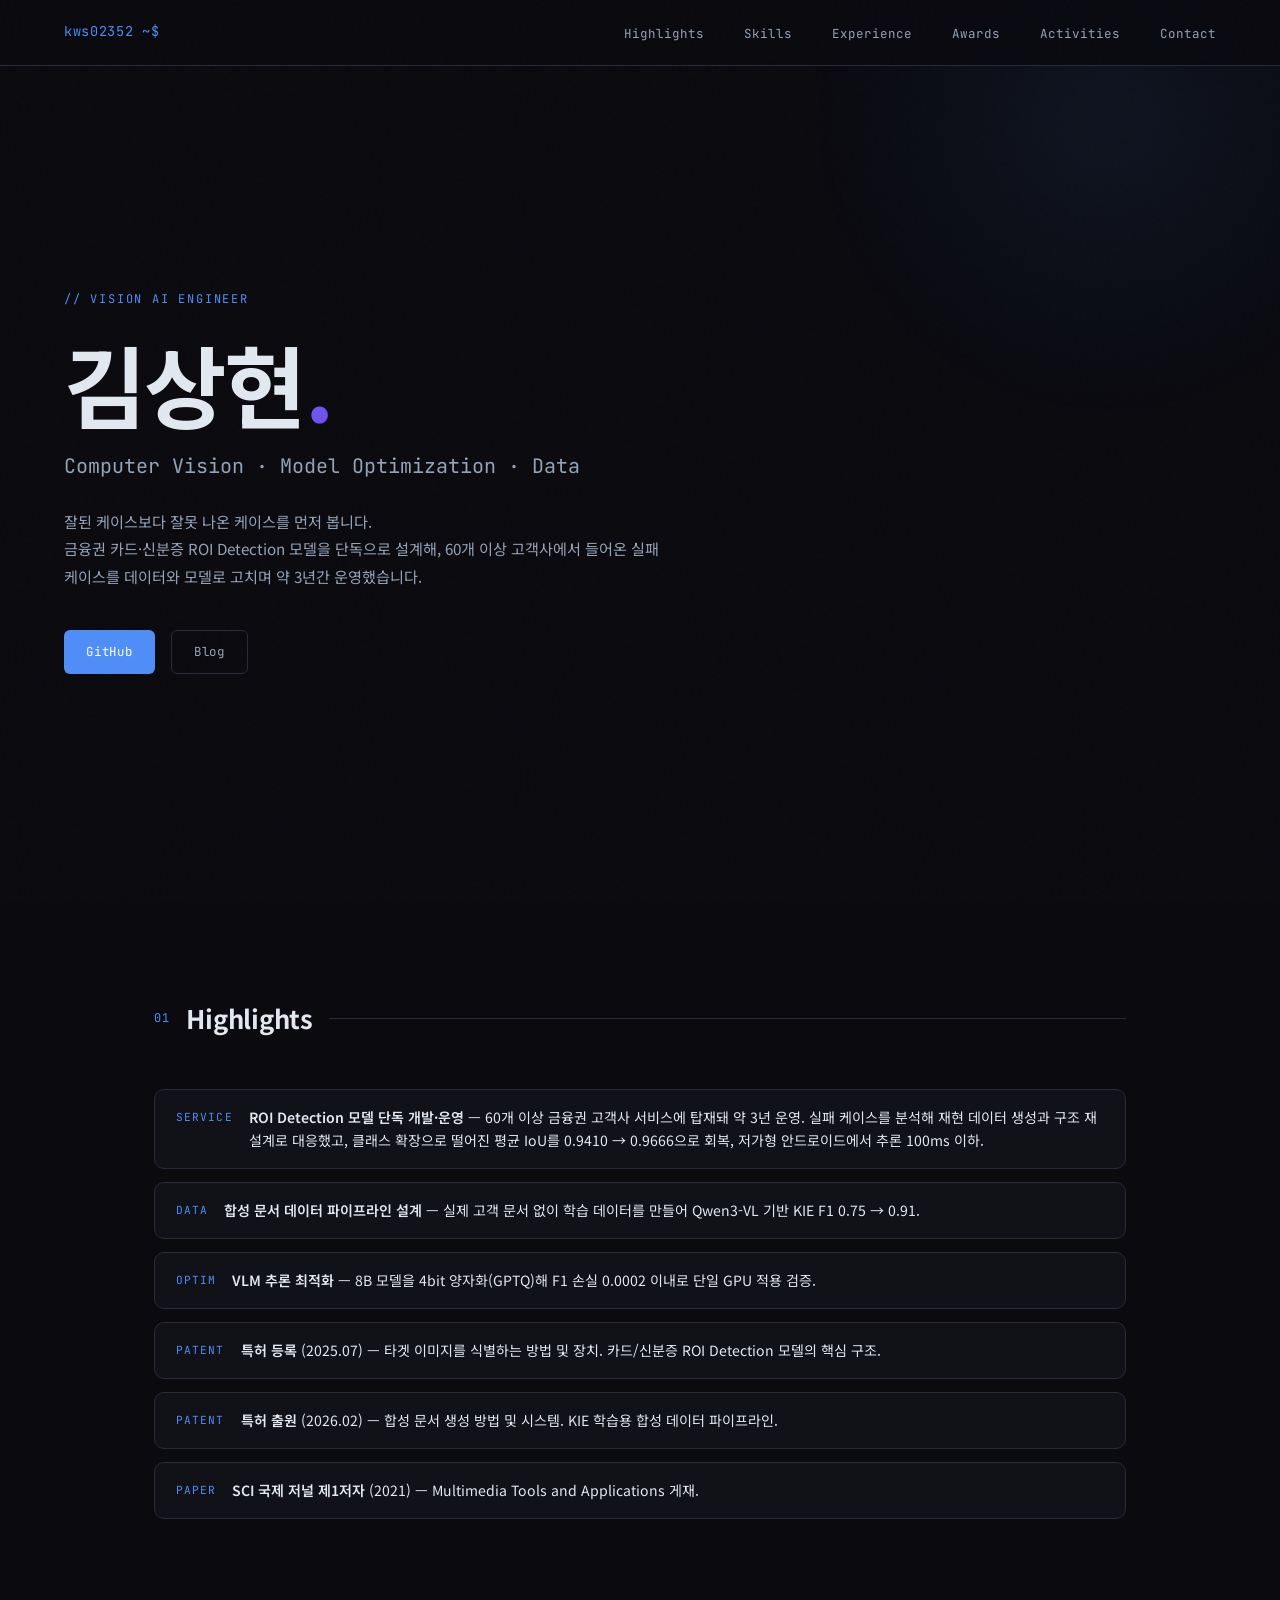
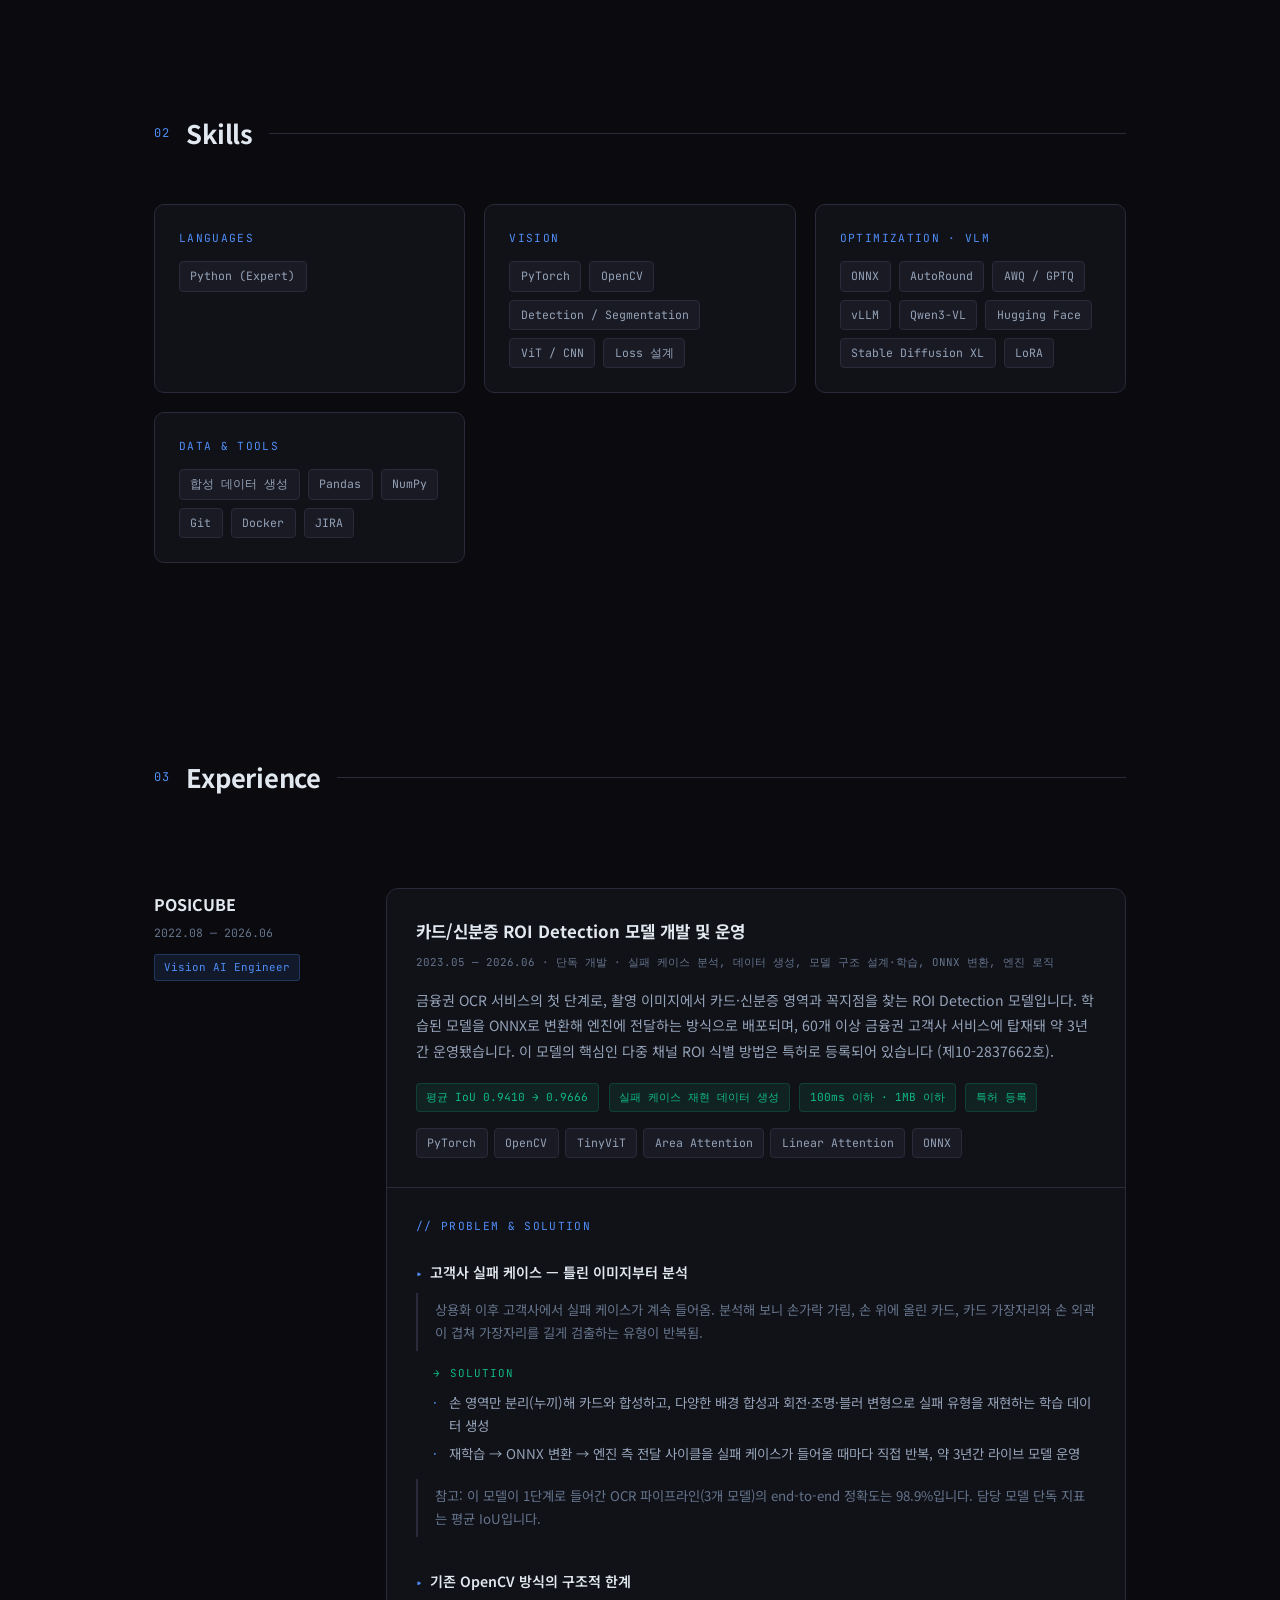
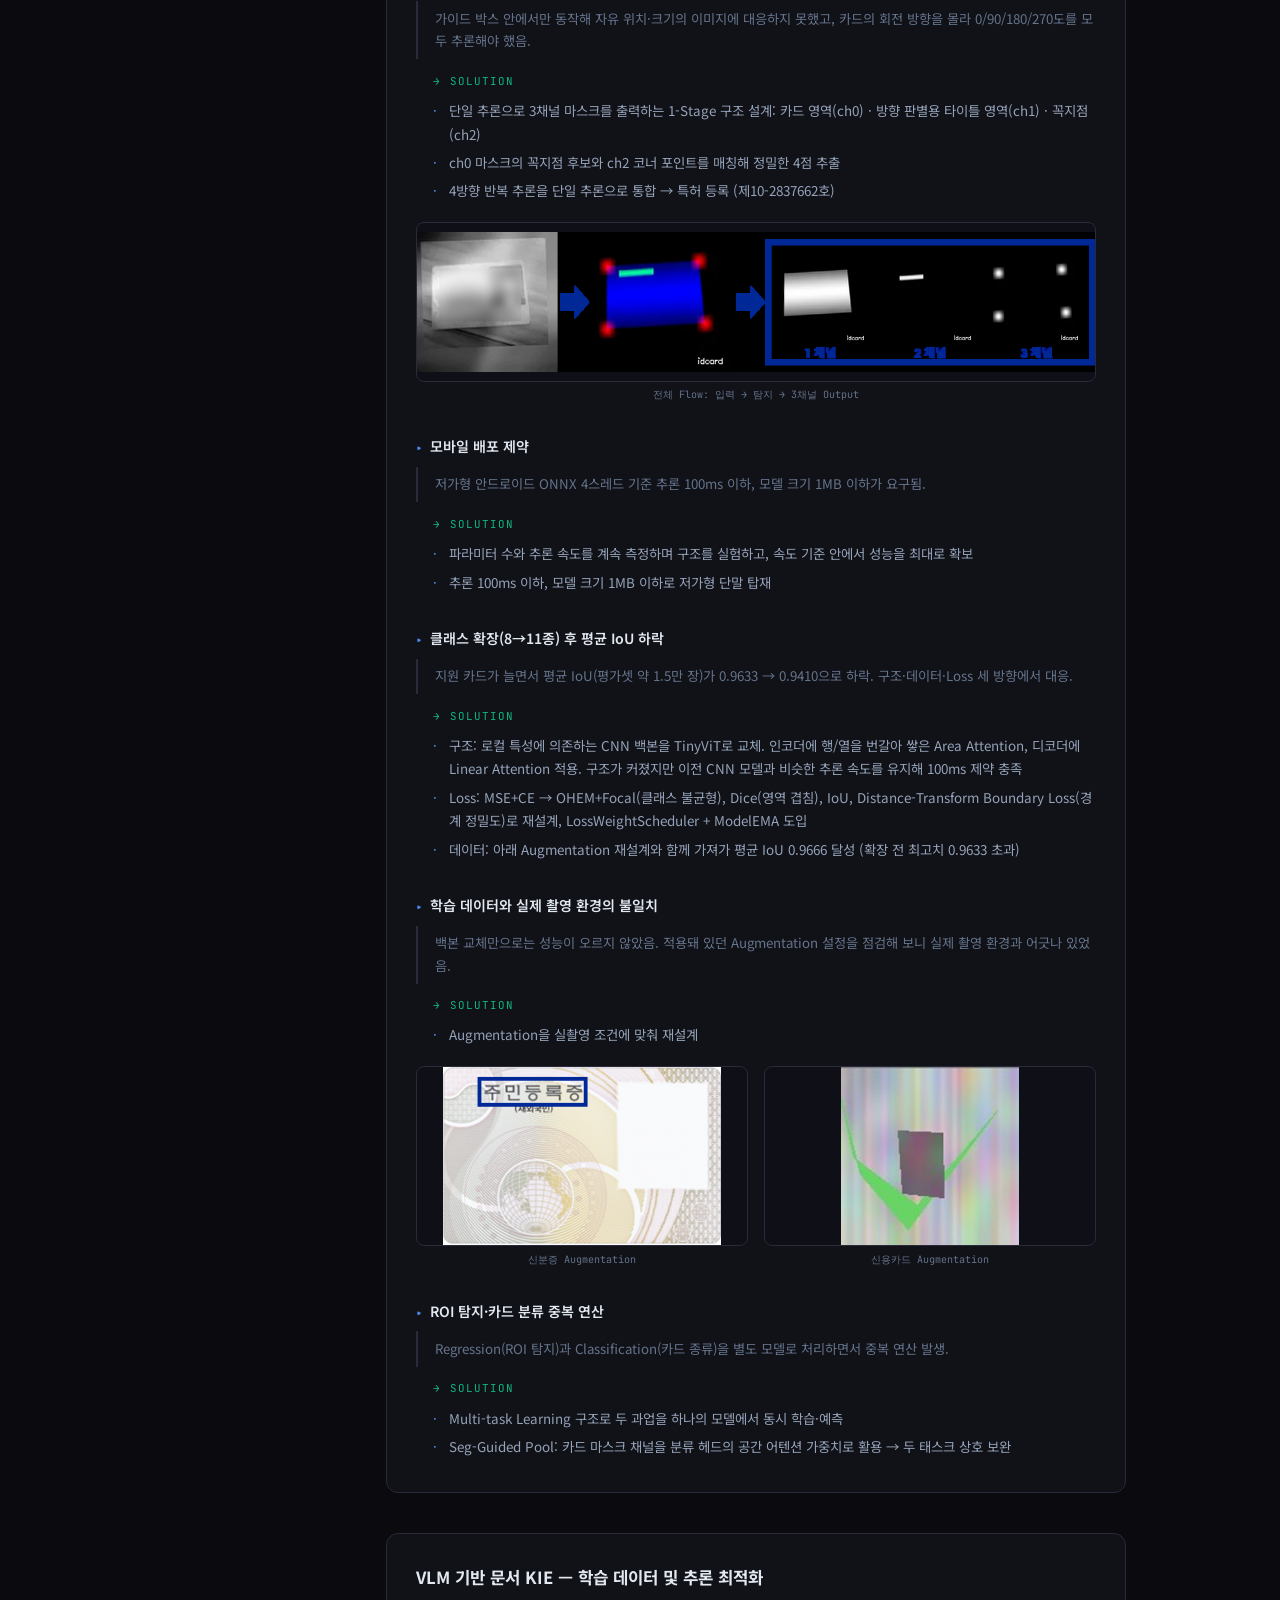
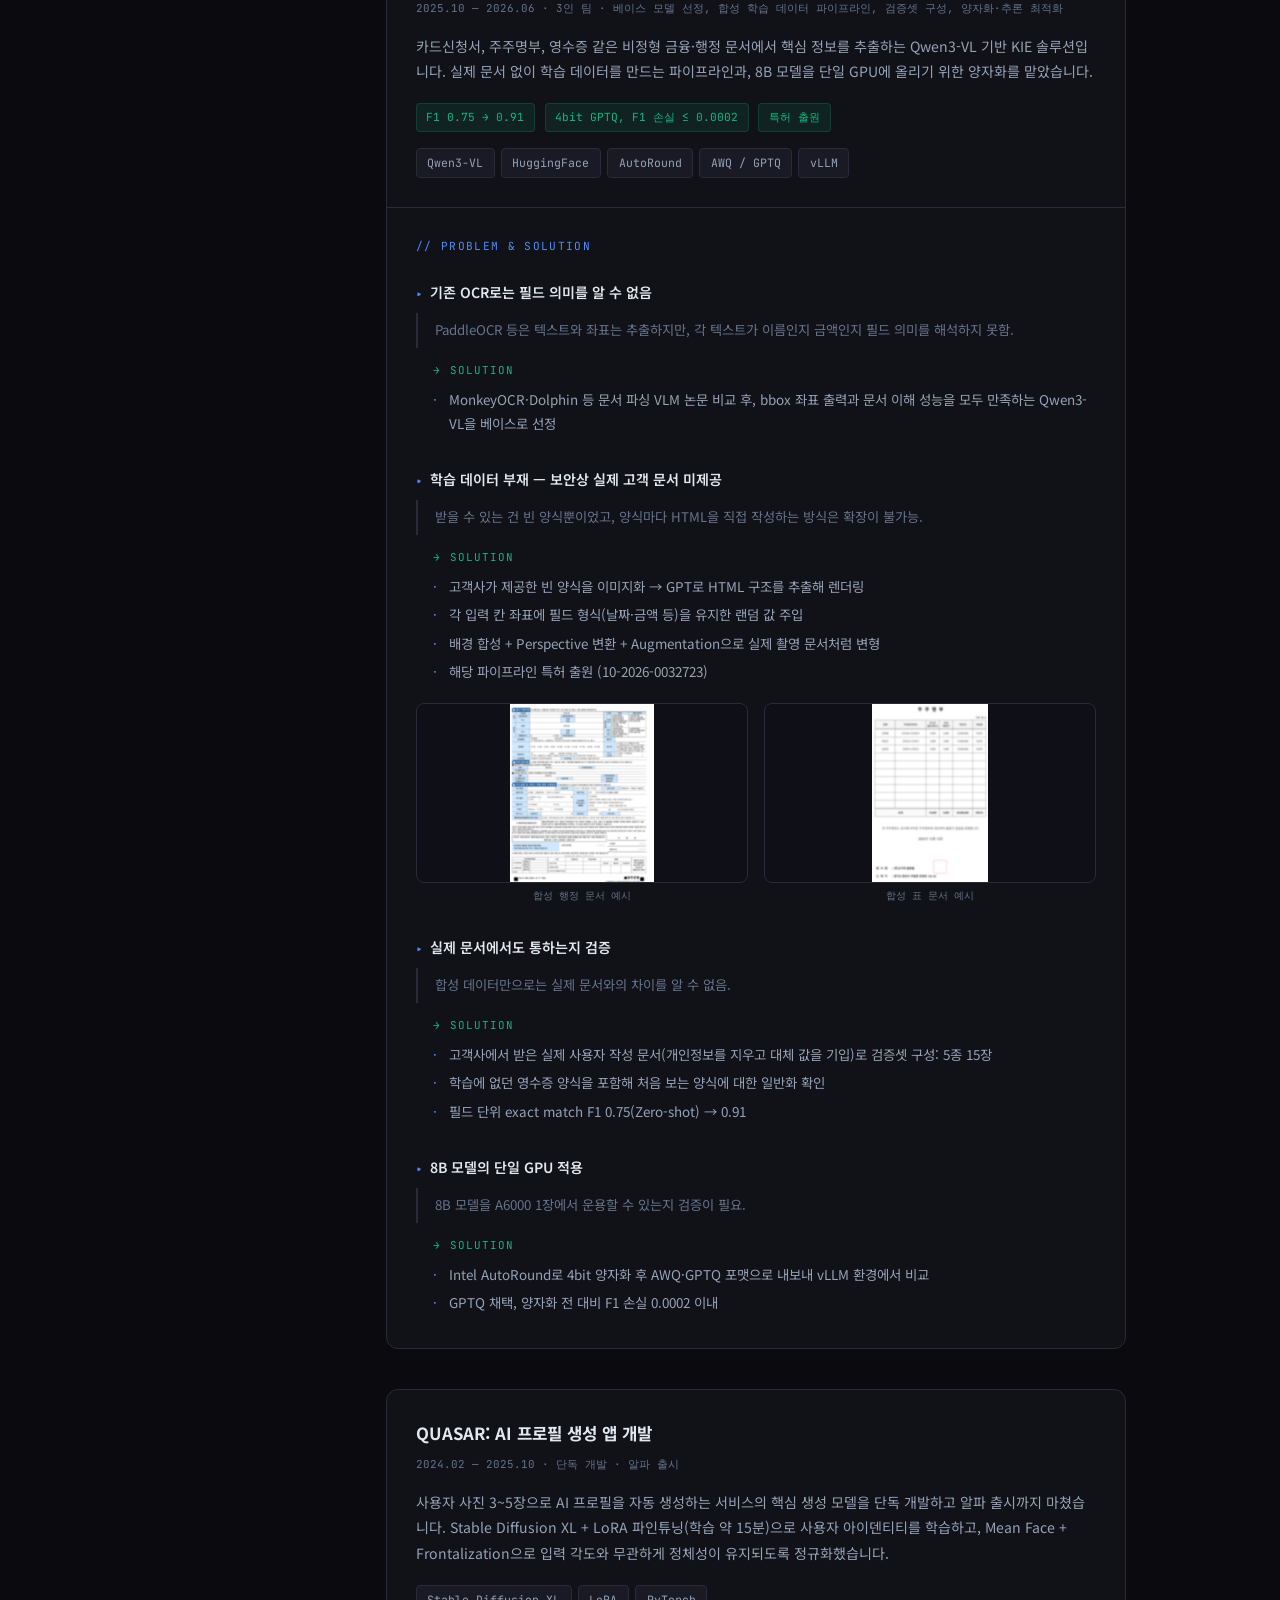
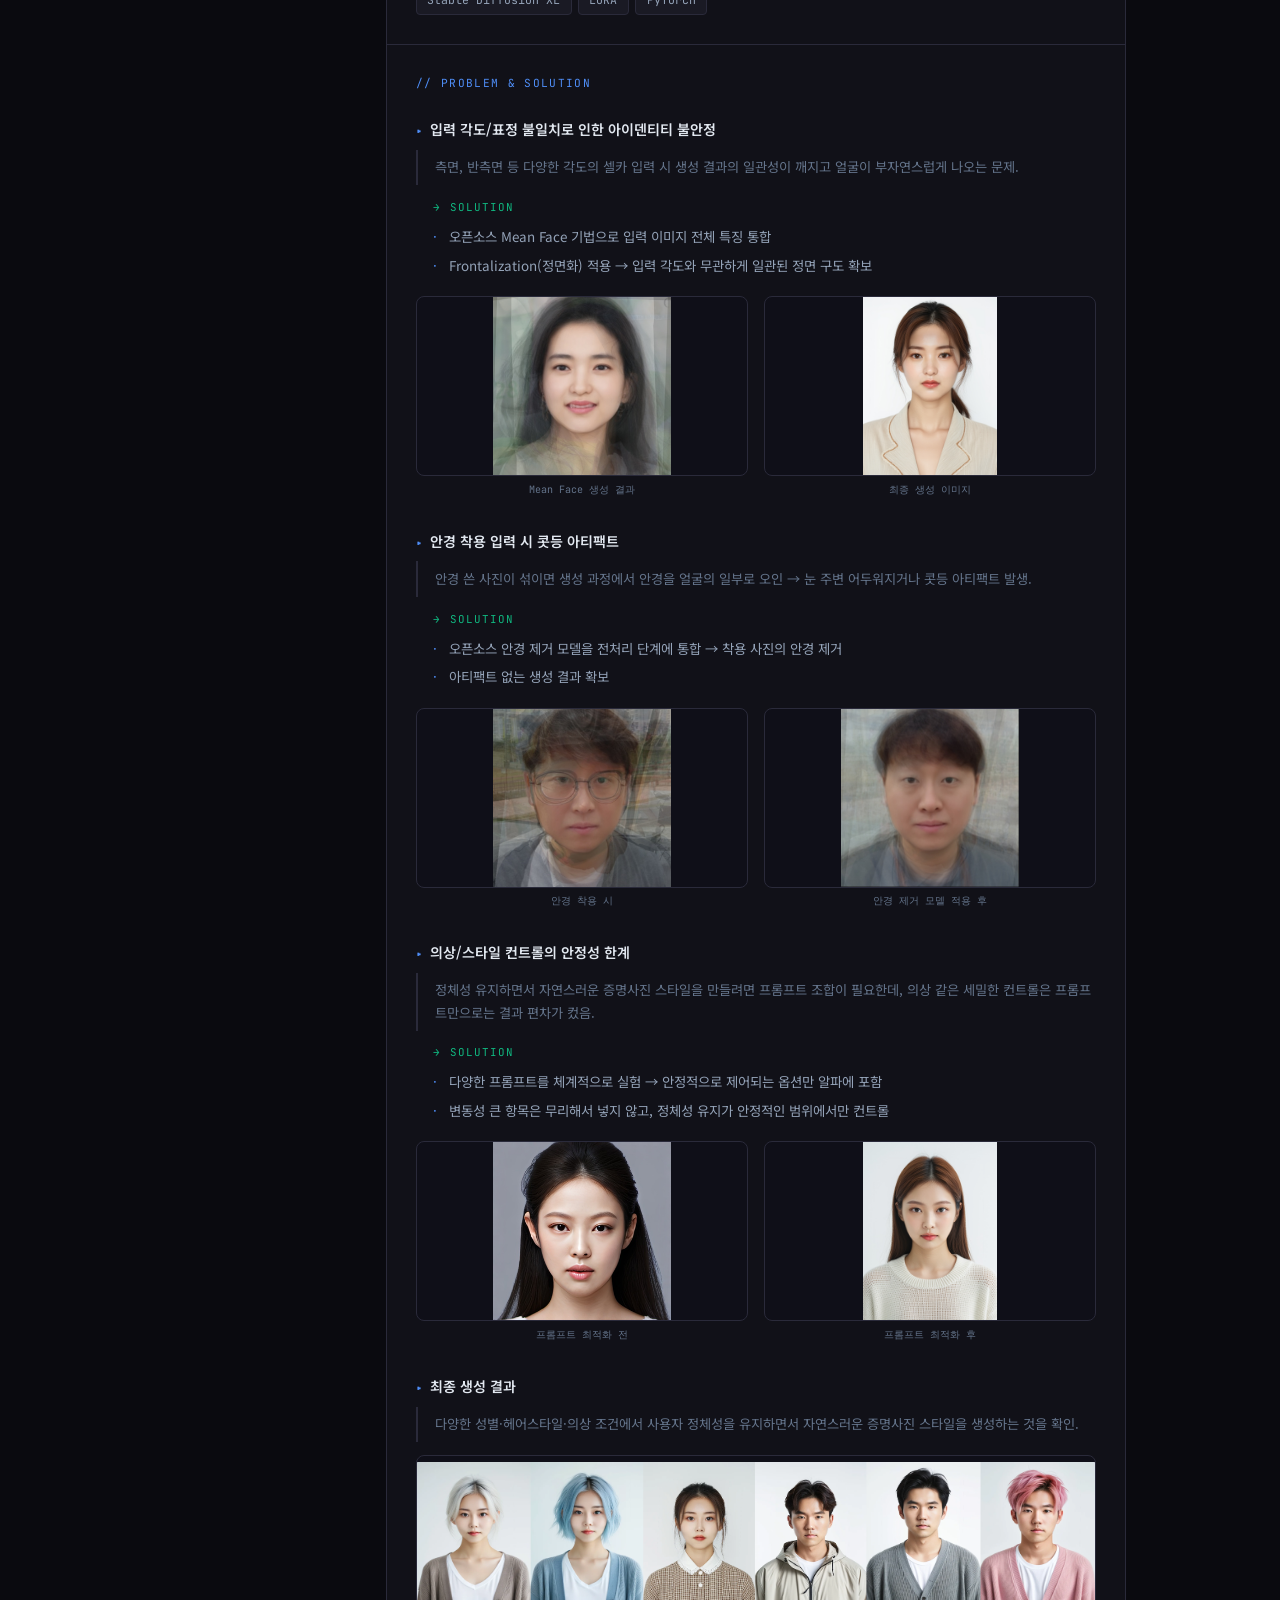
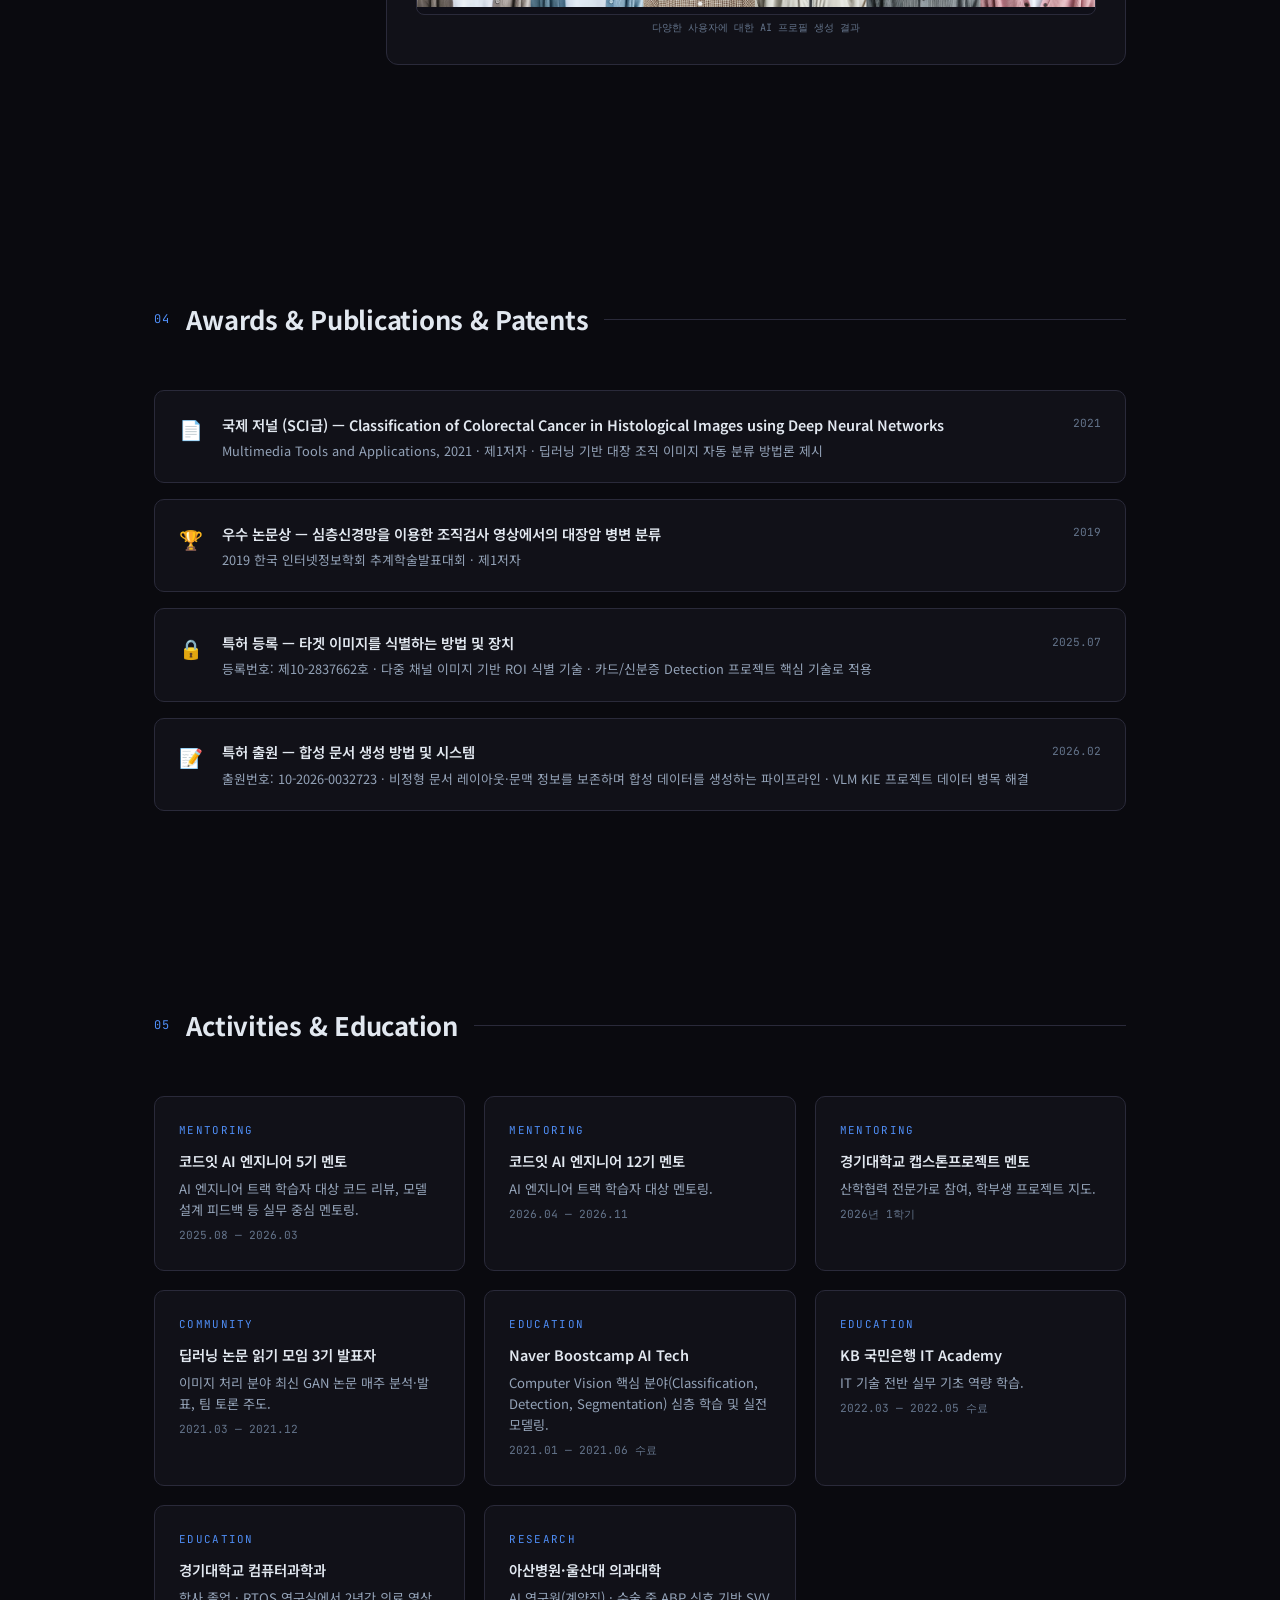
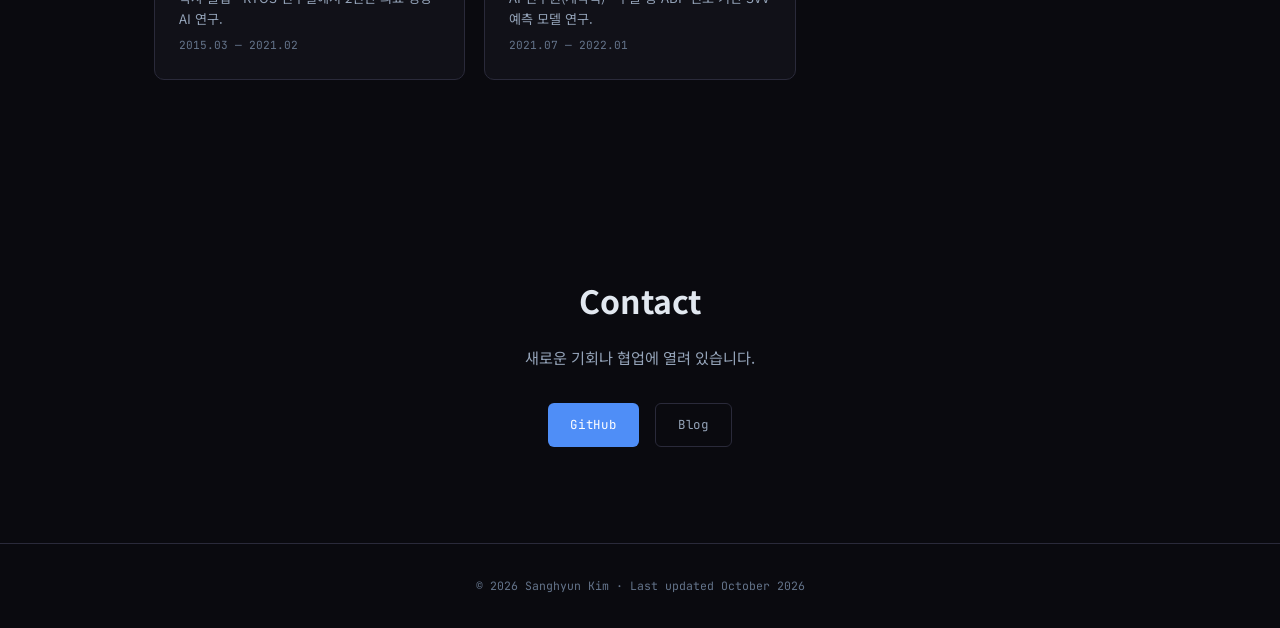
<file: index.html>
<!DOCTYPE html>
<html lang="ko">
<head>
  <meta charset="UTF-8" />
  <meta name="viewport" content="width=device-width, initial-scale=1.0" />
  <title>김상현 | Vision AI Engineer</title>
  <link rel="preconnect" href="https://fonts.googleapis.com" />
  <link rel="preconnect" href="https://fonts.gstatic.com" crossorigin />
  <link href="https://fonts.googleapis.com/css2?family=JetBrains+Mono:wght@300;400;600&family=Noto+Sans+KR:wght@300;400;500;700&display=swap" rel="stylesheet" />
  <style>
    :root {
      --bg:      #0a0a0f;
      --bg2:     #111118;
      --bg3:     #1a1a24;
      --border:  #2a2a3a;
      --accent:  #4f8ef7;
      --accent2: #7c3aed;
      --green:   #10b981;
      --text:    #e2e8f0;
      --text2:   #94a3b8;
      --text3:   #64748b;
      --mono:    'JetBrains Mono', monospace;
      --sans:    'Noto Sans KR', sans-serif;
    }

    *, *::before, *::after { box-sizing: border-box; margin: 0; padding: 0; }
    html { scroll-behavior: smooth; }
    body {
      background: var(--bg); color: var(--text); font-family: var(--sans);
      font-size: 15px; line-height: 1.75; overflow-x: hidden;
    }
    body::before {
      content: ''; position: fixed; inset: 0;
      background-image: url("data:image/svg+xml,%3Csvg viewBox='0 0 256 256' xmlns='http://www.w3.org/2000/svg'%3E%3Cfilter id='n'%3E%3CfeTurbulence type='fractalNoise' baseFrequency='0.9' numOctaves='4' stitchTiles='stitch'/%3E%3C/filter%3E%3Crect width='100%25' height='100%25' filter='url(%23n)' opacity='0.04'/%3E%3C/svg%3E");
      pointer-events: none; z-index: 9999; opacity: 0.4;
    }

    nav {
      position: fixed; top: 0; left: 0; right: 0; z-index: 100;
      display: flex; justify-content: space-between; align-items: center;
      padding: 1.2rem 4rem;
      background: rgba(10,10,15,0.88); backdrop-filter: blur(12px);
      border-bottom: 1px solid var(--border);
    }
    .nav-logo { font-family: var(--mono); font-size: 0.85rem; color: var(--accent); letter-spacing: 0.05em; }
    .nav-links { display: flex; gap: 2.5rem; list-style: none; }
    .nav-links a {
      font-family: var(--mono); font-size: 0.78rem; color: var(--text2);
      text-decoration: none; letter-spacing: 0.08em; transition: color 0.2s;
    }
    .nav-links a:hover { color: var(--accent); }

    .hero {
      min-height: 100vh; display: flex; flex-direction: column; justify-content: center;
      padding: 8rem 4rem 4rem; position: relative; overflow: hidden;
    }
    .hero::after {
      content: ''; position: absolute; top: -20%; right: -10%;
      width: 600px; height: 600px;
      background: radial-gradient(circle, rgba(79,142,247,0.08) 0%, transparent 70%);
      pointer-events: none;
    }
    .hero-tag {
      font-family: var(--mono); font-size: 0.75rem; color: var(--accent);
      letter-spacing: 0.15em; margin-bottom: 1.5rem;
      opacity: 0; animation: fadeUp 0.6s 0.2s forwards;
    }
    .hero-name {
      font-size: clamp(3rem, 7vw, 6rem); font-weight: 700;
      line-height: 1.1; letter-spacing: -0.02em;
      opacity: 0; animation: fadeUp 0.6s 0.35s forwards;
    }
    .hero-name span {
      background: linear-gradient(135deg, var(--accent), var(--accent2));
      -webkit-background-clip: text; -webkit-text-fill-color: transparent;
    }
    .hero-title {
      font-family: var(--mono); font-size: clamp(0.95rem, 2vw, 1.25rem);
      color: var(--text2); margin-top: 1rem;
      opacity: 0; animation: fadeUp 0.6s 0.5s forwards;
    }
    .hero-desc { word-break: keep-all;
      max-width: 600px; color: var(--text2); margin-top: 1.5rem;
      font-size: 0.95rem; line-height: 1.8;
      opacity: 0; animation: fadeUp 0.6s 0.65s forwards;
    }
    .hero-links {
      display: flex; gap: 1rem; margin-top: 2.5rem;
      opacity: 0; animation: fadeUp 0.6s 0.8s forwards;
    }
    .btn {
      display: inline-flex; align-items: center; gap: 0.5rem;
      padding: 0.65rem 1.4rem; border-radius: 6px;
      font-family: var(--mono); font-size: 0.78rem; letter-spacing: 0.05em;
      text-decoration: none; transition: all 0.2s; cursor: pointer; border: none;
    }
    .btn-primary { background: var(--accent); color: #fff; }
    .btn-primary:hover { background: #6fa3f9; transform: translateY(-2px); }
    .btn-ghost { background: transparent; color: var(--text2); border: 1px solid var(--border); }
    .btn-ghost:hover { border-color: var(--accent); color: var(--accent); transform: translateY(-2px); }

    section { padding: 6rem 4rem; max-width: 1100px; margin: 0 auto; }
    .section-header { display: flex; align-items: center; gap: 1rem; margin-bottom: 3rem; }
    .section-num { font-family: var(--mono); font-size: 0.75rem; color: var(--accent); letter-spacing: 0.1em; }
    .section-title { font-size: 1.6rem; font-weight: 700; letter-spacing: -0.01em; }
    .section-line { flex: 1; height: 1px; background: var(--border); }

    .highlights-list { display: flex; flex-direction: column; gap: 0.8rem; }
    .highlight-item {
      display: flex; align-items: flex-start; gap: 1rem;
      padding: 1rem 1.3rem;
      background: var(--bg2); border: 1px solid var(--border); border-radius: 10px;
      transition: border-color 0.2s;
    }
    .highlight-item:hover { border-color: rgba(79,142,247,0.4); }
    .highlight-icon { font-family: var(--mono); font-size: 0.7rem; color: var(--accent); flex-shrink: 0; padding-top: 0.15rem; letter-spacing: 0.1em; }
    .highlight-text { font-size: 0.88rem; color: var(--text); line-height: 1.65; }
    .highlight-text strong { color: var(--text); font-weight: 600; }

    .skills-grid { display: grid; grid-template-columns: repeat(auto-fit, minmax(260px, 1fr)); gap: 1.2rem; }
    .skill-card {
      background: var(--bg2); border: 1px solid var(--border); border-radius: 10px;
      padding: 1.5rem; transition: border-color 0.2s, transform 0.2s;
    }
    .skill-card:hover { border-color: var(--accent); transform: translateY(-3px); }
    .skill-card-label { font-family: var(--mono); font-size: 0.7rem; color: var(--accent); letter-spacing: 0.12em; margin-bottom: 0.8rem; }
    .skill-tags { display: flex; flex-wrap: wrap; gap: 0.5rem; }
    .tag {
      font-family: var(--mono); font-size: 0.72rem; padding: 0.25rem 0.65rem;
      border-radius: 4px; background: var(--bg3); color: var(--text2); border: 1px solid var(--border);
    }

    .exp-item {
      display: grid; grid-template-columns: 200px 1fr; gap: 2rem;
      padding: 2.5rem 0; border-bottom: 1px solid var(--border);
    }
    .exp-item:last-child { border-bottom: none; }
    .exp-meta { padding-top: 0.3rem; }
    .exp-company { font-weight: 700; font-size: 1rem; line-height: 1.5; }
    .exp-period { font-family: var(--mono); font-size: 0.72rem; color: var(--text3); margin-top: 0.4rem; }
    .exp-role-badge {
      display: inline-block; margin-top: 0.7rem;
      font-family: var(--mono); font-size: 0.68rem; padding: 0.2rem 0.55rem;
      border-radius: 3px; background: rgba(79,142,247,0.12);
      color: var(--accent); border: 1px solid rgba(79,142,247,0.25);
    }
    .exp-projects { display: flex; flex-direction: column; gap: 2.5rem; }

    .project-card {
      background: var(--bg2); border: 1px solid var(--border);
      border-radius: 12px; overflow: hidden; transition: border-color 0.2s;
    }
    .project-card:hover { border-color: rgba(79,142,247,0.35); }
    .project-card-header { padding: 1.8rem; }
    .project-name { font-weight: 700; font-size: 1.05rem; margin-bottom: 0.4rem; }
    .project-period { font-family: var(--mono); font-size: 0.68rem; color: var(--text3); margin-bottom: 1rem; }
    .project-intro { font-size: 0.88rem; color: var(--text2); line-height: 1.8; margin-bottom: 1.2rem; }
    .project-metrics { display: flex; flex-wrap: wrap; gap: 0.6rem; margin-bottom: 1rem; }
    .metric {
      font-family: var(--mono); font-size: 0.7rem; padding: 0.22rem 0.6rem;
      border-radius: 4px; background: rgba(16,185,129,0.1);
      color: var(--green); border: 1px solid rgba(16,185,129,0.2);
    }
    .project-stack { display: flex; flex-wrap: wrap; gap: 0.4rem; }

    .ps-section { border-top: 1px solid var(--border); padding: 1.8rem; }
    .ps-title { font-family: var(--mono); font-size: 0.7rem; color: var(--accent); letter-spacing: 0.12em; margin-bottom: 1.5rem; }
    .ps-item { margin-bottom: 2rem; }
    .ps-item:last-child { margin-bottom: 0; }
    .ps-problem {
      font-size: 0.88rem; font-weight: 600; color: var(--text);
      margin-bottom: 0.5rem; display: flex; align-items: baseline; gap: 0.5rem;
    }
    .ps-problem::before { content: '▸'; color: var(--accent); font-size: 0.7rem; flex-shrink: 0; }
    .ps-context {
      font-size: 0.83rem; color: var(--text3); line-height: 1.7;
      padding: 0.4rem 0 0.4rem 1.1rem; margin-bottom: 0.8rem;
      border-left: 2px solid var(--border);
    }
    .ps-sol-label {
      font-family: var(--mono); font-size: 0.68rem; color: var(--green);
      letter-spacing: 0.1em; margin-bottom: 0.5rem; padding-left: 1.1rem;
    }
    .ps-sol { padding-left: 1.1rem; }
    .ps-sol li {
      font-size: 0.84rem; color: var(--text2); line-height: 1.75;
      list-style: none; position: relative; padding-left: 1rem; margin-bottom: 0.3rem;
    }
    .ps-sol li::before { content: '·'; position: absolute; left: 0; color: var(--accent); }

    .img-block { margin-top: 1.2rem; }
    .img-row { display: flex; gap: 1rem; flex-wrap: wrap; align-items: stretch; }
    .img-figure { display: flex; flex-direction: column; flex: 1; min-width: 0; }
    .img-figure img {
      width: 100%; height: 180px; object-fit: contain;
      background: #0f0f18; border-radius: 8px; border: 1px solid var(--border);
    }
    .img-figure.tall img  { height: 240px; }
    .img-figure.wide img  { height: 160px; }
    .img-figure.short img { height: 120px; }
    .img-caption {
      text-align: center; font-family: var(--mono); font-size: 0.63rem;
      color: var(--text3); margin-top: 0.4rem; line-height: 1.4;
    }

    .awards-list { display: flex; flex-direction: column; gap: 1rem; }
    .award-item {
      display: flex; align-items: flex-start; gap: 1.2rem;
      padding: 1.3rem 1.5rem; background: var(--bg2);
      border: 1px solid var(--border); border-radius: 10px; transition: border-color 0.2s;
    }
    .award-item:hover { border-color: rgba(79,142,247,0.35); }
    .award-icon { font-size: 1.2rem; flex-shrink: 0; margin-top: 0.1rem; }
    .award-content { flex: 1; }
    .award-title { font-weight: 600; font-size: 0.9rem; margin-bottom: 0.25rem; }
    .award-sub { font-size: 0.8rem; color: var(--text2); line-height: 1.6; }
    .award-year { font-family: var(--mono); font-size: 0.7rem; color: var(--text3); white-space: nowrap; padding-top: 0.15rem; }

    .activities-grid { display: grid; grid-template-columns: repeat(auto-fit, minmax(300px, 1fr)); gap: 1.2rem; }
    .activity-card {
      background: var(--bg2); border: 1px solid var(--border); border-radius: 10px;
      padding: 1.5rem; transition: border-color 0.2s, transform 0.2s;
    }
    .activity-card:hover { border-color: rgba(79,142,247,0.35); transform: translateY(-3px); }
    .activity-type { font-family: var(--mono); font-size: 0.68rem; color: var(--accent); letter-spacing: 0.12em; margin-bottom: 0.5rem; }
    .activity-title { font-weight: 600; font-size: 0.9rem; margin-bottom: 0.3rem; }
    .activity-sub { font-size: 0.82rem; color: var(--text2); line-height: 1.6; margin-top: 0.3rem; }
    .activity-period { font-family: var(--mono); font-size: 0.7rem; color: var(--text3); margin-top: 0.4rem; }

    .contact-section { text-align: center; padding: 6rem 4rem; }
    .contact-section h2 { font-size: 2rem; font-weight: 700; margin-bottom: 1rem; }
    .contact-section p { color: var(--text2); margin-bottom: 2rem; font-size: 0.95rem; }
    .contact-links { display: flex; justify-content: center; gap: 1rem; flex-wrap: wrap; }

    footer { text-align: center; padding: 2rem; border-top: 1px solid var(--border); font-family: var(--mono); font-size: 0.72rem; color: var(--text3); }

    @keyframes fadeUp {
      from { opacity: 0; transform: translateY(20px); }
      to   { opacity: 1; transform: translateY(0); }
    }
    ::-webkit-scrollbar { width: 6px; }
    ::-webkit-scrollbar-track { background: var(--bg); }
    ::-webkit-scrollbar-thumb { background: var(--border); border-radius: 3px; }
    ::-webkit-scrollbar-thumb:hover { background: var(--accent); }

    @media (max-width: 768px) {
      nav { padding: 1rem 1.5rem; }
      .nav-links { display: none; }
      .hero { padding: 7rem 1.5rem 3rem; }
      section { padding: 4rem 1.5rem; }
      .exp-item { grid-template-columns: 1fr; gap: 1rem; }
      .contact-section { padding: 4rem 1.5rem; }
    }
  </style>
</head>
<body>

<nav>
  <div class="nav-logo">kws02352 ~$</div>
  <ul class="nav-links">
    <li><a href="#highlights">Highlights</a></li>
    <li><a href="#skills">Skills</a></li>
    <li><a href="#experience">Experience</a></li>
    <li><a href="#awards">Awards</a></li>
    <li><a href="#activities">Activities</a></li>
    <li><a href="#contact">Contact</a></li>
  </ul>
</nav>

<div class="hero">
  <div class="hero-tag">// VISION AI ENGINEER</div>
  <h1 class="hero-name">김상현<span>.</span></h1>
  <div class="hero-title">Computer Vision · Model Optimization · Data</div>
  <p class="hero-desc">
    잘된 케이스보다 잘못 나온 케이스를 먼저 봅니다.<br>
    금융권 카드·신분증 ROI Detection 모델을 단독으로 설계해, 60개 이상 고객사에서 들어온 실패 케이스를 데이터와 모델로 고치며 약 3년간 운영했습니다.
  </p>
  <div class="hero-links">
    <a href="https://github.com/kws02352" class="btn btn-primary" target="_blank">GitHub</a>
    <a href="https://aikim.tistory.com" class="btn btn-ghost" target="_blank">Blog</a>
  </div>
</div>

<section id="highlights">
  <div class="section-header">
    <span class="section-num">01</span>
    <h2 class="section-title">Highlights</h2>
    <div class="section-line"></div>
  </div>
  <div class="highlights-list">
    <div class="highlight-item">
      <div class="highlight-icon">SERVICE</div>
      <div class="highlight-text"><strong>ROI Detection 모델 단독 개발·운영</strong> — 60개 이상 금융권 고객사 서비스에 탑재돼 약 3년 운영. 실패 케이스를 분석해 재현 데이터 생성과 구조 재설계로 대응했고, 클래스 확장으로 떨어진 평균 IoU를 0.9410 → 0.9666으로 회복, 저가형 안드로이드에서 추론 100ms 이하.</div>
    </div>
    <div class="highlight-item">
      <div class="highlight-icon">DATA</div>
      <div class="highlight-text"><strong>합성 문서 데이터 파이프라인 설계</strong> — 실제 고객 문서 없이 학습 데이터를 만들어 Qwen3-VL 기반 KIE F1 0.75 → 0.91.</div>
    </div>
    <div class="highlight-item">
      <div class="highlight-icon">OPTIM</div>
      <div class="highlight-text"><strong>VLM 추론 최적화</strong> — 8B 모델을 4bit 양자화(GPTQ)해 F1 손실 0.0002 이내로 단일 GPU 적용 검증.</div>
    </div>
    <div class="highlight-item">
      <div class="highlight-icon">PATENT</div>
      <div class="highlight-text"><strong>특허 등록</strong> (2025.07) — 타겟 이미지를 식별하는 방법 및 장치. 카드/신분증 ROI Detection 모델의 핵심 구조.</div>
    </div>
    <div class="highlight-item">
      <div class="highlight-icon">PATENT</div>
      <div class="highlight-text"><strong>특허 출원</strong> (2026.02) — 합성 문서 생성 방법 및 시스템. KIE 학습용 합성 데이터 파이프라인.</div>
    </div>
    <div class="highlight-item">
      <div class="highlight-icon">PAPER</div>
      <div class="highlight-text"><strong>SCI 국제 저널 제1저자</strong> (2021) — Multimedia Tools and Applications 게재.</div>
    </div>
  </div>
</section>

<section id="skills">
  <div class="section-header">
    <span class="section-num">02</span>
    <h2 class="section-title">Skills</h2>
    <div class="section-line"></div>
  </div>
  <div class="skills-grid">
    <div class="skill-card">
      <div class="skill-card-label">LANGUAGES</div>
      <div class="skill-tags">
        <span class="tag">Python (Expert)</span>
      </div>
    </div>
    <div class="skill-card">
      <div class="skill-card-label">VISION</div>
      <div class="skill-tags">
        <span class="tag">PyTorch</span>
        <span class="tag">OpenCV</span>
        <span class="tag">Detection / Segmentation</span>
        <span class="tag">ViT / CNN</span>
        <span class="tag">Loss 설계</span>
      </div>
    </div>
    <div class="skill-card">
      <div class="skill-card-label">OPTIMIZATION · VLM</div>
      <div class="skill-tags">
        <span class="tag">ONNX</span>
        <span class="tag">AutoRound</span>
        <span class="tag">AWQ / GPTQ</span>
        <span class="tag">vLLM</span>
        <span class="tag">Qwen3-VL</span>
        <span class="tag">Hugging Face</span>
        <span class="tag">Stable Diffusion XL</span>
        <span class="tag">LoRA</span>
      </div>
    </div>
    <div class="skill-card">
      <div class="skill-card-label">DATA & TOOLS</div>
      <div class="skill-tags">
        <span class="tag">합성 데이터 생성</span>
        <span class="tag">Pandas</span>
        <span class="tag">NumPy</span>
        <span class="tag">Git</span>
        <span class="tag">Docker</span>
        <span class="tag">JIRA</span>
      </div>
    </div>
  </div>
</section>

<section id="experience">
  <div class="section-header">
    <span class="section-num">03</span>
    <h2 class="section-title">Experience</h2>
    <div class="section-line"></div>
  </div>

  <div class="exp-item">
    <div class="exp-meta">
      <div class="exp-company">POSICUBE</div>
      <div class="exp-period">2022.08 — 2026.06</div>
      <div class="exp-role-badge">Vision AI Engineer</div>
    </div>
    <div class="exp-projects">

      <div class="project-card">
        <div class="project-card-header">
          <div class="project-name">카드/신분증 ROI Detection 모델 개발 및 운영</div>
          <div class="project-period">2023.05 — 2026.06 · 단독 개발 · 실패 케이스 분석, 데이터 생성, 모델 구조 설계·학습, ONNX 변환, 엔진 로직</div>
          <p class="project-intro">
            금융권 OCR 서비스의 첫 단계로, 촬영 이미지에서 카드·신분증 영역과 꼭지점을 찾는 ROI Detection 모델입니다. 학습된 모델을 ONNX로 변환해 엔진에 전달하는 방식으로 배포되며, 60개 이상 금융권 고객사 서비스에 탑재돼 약 3년간 운영됐습니다. 이 모델의 핵심인 다중 채널 ROI 식별 방법은 특허로 등록되어 있습니다 (제10-2837662호).
          </p>
          <div class="project-metrics">
            <span class="metric">평균 IoU 0.9410 → 0.9666</span>
            <span class="metric">실패 케이스 재현 데이터 생성</span>
            <span class="metric">100ms 이하 · 1MB 이하</span>
            <span class="metric">특허 등록</span>
          </div>
          <div class="project-stack">
            <span class="tag">PyTorch</span>
            <span class="tag">OpenCV</span>
            <span class="tag">TinyViT</span>
            <span class="tag">Area Attention</span>
            <span class="tag">Linear Attention</span>
            <span class="tag">ONNX</span>
          </div>
        </div>
        <div class="ps-section">
          <div class="ps-title">// PROBLEM & SOLUTION</div>

          <div class="ps-item">
            <div class="ps-problem">고객사 실패 케이스 — 틀린 이미지부터 분석</div>
            <div class="ps-context">상용화 이후 고객사에서 실패 케이스가 계속 들어옴. 분석해 보니 손가락 가림, 손 위에 올린 카드, 카드 가장자리와 손 외곽이 겹쳐 가장자리를 길게 검출하는 유형이 반복됨.</div>
            <div class="ps-sol-label">→ SOLUTION</div>
            <ul class="ps-sol">
              <li>손 영역만 분리(누끼)해 카드와 합성하고, 다양한 배경 합성과 회전·조명·블러 변형으로 실패 유형을 재현하는 학습 데이터 생성</li>
              <li>재학습 → ONNX 변환 → 엔진 측 전달 사이클을 실패 케이스가 들어올 때마다 직접 반복, 약 3년간 라이브 모델 운영</li>
            </ul>
            <div class="ps-context" style="margin-top:0.8rem;">참고: 이 모델이 1단계로 들어간 OCR 파이프라인(3개 모델)의 end-to-end 정확도는 98.9%입니다. 담당 모델 단독 지표는 평균 IoU입니다.</div>
          </div>

          <div class="ps-item">
            <div class="ps-problem">기존 OpenCV 방식의 구조적 한계</div>
            <div class="ps-context">가이드 박스 안에서만 동작해 자유 위치·크기의 이미지에 대응하지 못했고, 카드의 회전 방향을 몰라 0/90/180/270도를 모두 추론해야 했음.</div>
            <div class="ps-sol-label">→ SOLUTION</div>
            <ul class="ps-sol">
              <li>단일 추론으로 3채널 마스크를 출력하는 1-Stage 구조 설계: 카드 영역(ch0) · 방향 판별용 타이틀 영역(ch1) · 꼭지점(ch2)</li>
              <li>ch0 마스크의 꼭지점 후보와 ch2 코너 포인트를 매칭해 정밀한 4점 추출</li>
              <li>4방향 반복 추론을 단일 추론으로 통합 → 특허 등록 (제10-2837662호)</li>
            </ul>
            <div class="img-block">
              <div class="img-row" style="margin-top:0.8rem;">
                <div class="img-figure wide">
                  <img src="images/detection_flow.png" alt="Detection Flow" loading="lazy" />
                  <div class="img-caption">전체 Flow: 입력 → 탐지 → 3채널 Output</div>
                </div>
              </div>
            </div>
          </div>

          <div class="ps-item">
            <div class="ps-problem">모바일 배포 제약</div>
            <div class="ps-context">저가형 안드로이드 ONNX 4스레드 기준 추론 100ms 이하, 모델 크기 1MB 이하가 요구됨.</div>
            <div class="ps-sol-label">→ SOLUTION</div>
            <ul class="ps-sol">
              <li>파라미터 수와 추론 속도를 계속 측정하며 구조를 실험하고, 속도 기준 안에서 성능을 최대로 확보</li>
              <li>추론 100ms 이하, 모델 크기 1MB 이하로 저가형 단말 탑재</li>
            </ul>
          </div>

          <div class="ps-item">
            <div class="ps-problem">클래스 확장(8→11종) 후 평균 IoU 하락</div>
            <div class="ps-context">지원 카드가 늘면서 평균 IoU(평가셋 약 1.5만 장)가 0.9633 → 0.9410으로 하락. 구조·데이터·Loss 세 방향에서 대응.</div>
            <div class="ps-sol-label">→ SOLUTION</div>
            <ul class="ps-sol">
              <li>구조: 로컬 특성에 의존하는 CNN 백본을 TinyViT로 교체. 인코더에 행/열을 번갈아 쌓은 Area Attention, 디코더에 Linear Attention 적용. 구조가 커졌지만 이전 CNN 모델과 비슷한 추론 속도를 유지해 100ms 제약 충족</li>
              <li>Loss: MSE+CE → OHEM+Focal(클래스 불균형), Dice(영역 겹침), IoU, Distance-Transform Boundary Loss(경계 정밀도)로 재설계, LossWeightScheduler + ModelEMA 도입</li>
              <li>데이터: 아래 Augmentation 재설계와 함께 가져가 평균 IoU 0.9666 달성 (확장 전 최고치 0.9633 초과)</li>
            </ul>
          </div>

          <div class="ps-item">
            <div class="ps-problem">학습 데이터와 실제 촬영 환경의 불일치</div>
            <div class="ps-context">백본 교체만으로는 성능이 오르지 않았음. 적용돼 있던 Augmentation 설정을 점검해 보니 실제 촬영 환경과 어긋나 있었음.</div>
            <div class="ps-sol-label">→ SOLUTION</div>
            <ul class="ps-sol">
              <li>Augmentation을 실촬영 조건에 맞춰 재설계</li>
            </ul>
            <div class="img-block">
              <div class="img-row" style="margin-top:0.8rem;">
                <div class="img-figure">
                  <img src="images/aug_card1.png" alt="신분증 Augmentation" loading="lazy" />
                  <div class="img-caption">신분증 Augmentation</div>
                </div>
                <div class="img-figure">
                  <img src="images/aug_card2.png" alt="신용카드 Augmentation" loading="lazy" />
                  <div class="img-caption">신용카드 Augmentation</div>
                </div>
              </div>
            </div>
          </div>

          <div class="ps-item">
            <div class="ps-problem">ROI 탐지·카드 분류 중복 연산</div>
            <div class="ps-context">Regression(ROI 탐지)과 Classification(카드 종류)을 별도 모델로 처리하면서 중복 연산 발생.</div>
            <div class="ps-sol-label">→ SOLUTION</div>
            <ul class="ps-sol">
              <li>Multi-task Learning 구조로 두 과업을 하나의 모델에서 동시 학습·예측</li>
              <li>Seg-Guided Pool: 카드 마스크 채널을 분류 헤드의 공간 어텐션 가중치로 활용 → 두 태스크 상호 보완</li>
            </ul>
          </div>

        </div>
      </div>

      <div class="project-card">
        <div class="project-card-header">
          <div class="project-name">VLM 기반 문서 KIE — 학습 데이터 및 추론 최적화</div>
          <div class="project-period">2025.10 — 2026.06 · 3인 팀 · 베이스 모델 선정, 합성 학습 데이터 파이프라인, 검증셋 구성, 양자화·추론 최적화</div>
          <p class="project-intro">
            카드신청서, 주주명부, 영수증 같은 비정형 금융·행정 문서에서 핵심 정보를 추출하는 Qwen3-VL 기반 KIE 솔루션입니다. 실제 문서 없이 학습 데이터를 만드는 파이프라인과, 8B 모델을 단일 GPU에 올리기 위한 양자화를 맡았습니다.
          </p>
          <div class="project-metrics">
            <span class="metric">F1 0.75 → 0.91</span>
            <span class="metric">4bit GPTQ, F1 손실 ≤ 0.0002</span>
            <span class="metric">특허 출원</span>
          </div>
          <div class="project-stack">
            <span class="tag">Qwen3-VL</span>
            <span class="tag">HuggingFace</span>
            <span class="tag">AutoRound</span>
            <span class="tag">AWQ / GPTQ</span>
            <span class="tag">vLLM</span>
          </div>
        </div>
        <div class="ps-section">
          <div class="ps-title">// PROBLEM & SOLUTION</div>

          <div class="ps-item">
            <div class="ps-problem">기존 OCR로는 필드 의미를 알 수 없음</div>
            <div class="ps-context">PaddleOCR 등은 텍스트와 좌표는 추출하지만, 각 텍스트가 이름인지 금액인지 필드 의미를 해석하지 못함.</div>
            <div class="ps-sol-label">→ SOLUTION</div>
            <ul class="ps-sol">
              <li>MonkeyOCR·Dolphin 등 문서 파싱 VLM 논문 비교 후, bbox 좌표 출력과 문서 이해 성능을 모두 만족하는 Qwen3-VL을 베이스로 선정</li>
            </ul>
          </div>

          <div class="ps-item">
            <div class="ps-problem">학습 데이터 부재 — 보안상 실제 고객 문서 미제공</div>
            <div class="ps-context">받을 수 있는 건 빈 양식뿐이었고, 양식마다 HTML을 직접 작성하는 방식은 확장이 불가능.</div>
            <div class="ps-sol-label">→ SOLUTION</div>
            <ul class="ps-sol">
              <li>고객사가 제공한 빈 양식을 이미지화 → GPT로 HTML 구조를 추출해 렌더링</li>
              <li>각 입력 칸 좌표에 필드 형식(날짜·금액 등)을 유지한 랜덤 값 주입</li>
              <li>배경 합성 + Perspective 변환 + Augmentation으로 실제 촬영 문서처럼 변형</li>
              <li>해당 파이프라인 특허 출원 (10-2026-0032723)</li>
            </ul>
            <div class="img-block">
              <div class="img-row" style="margin-top:0.8rem;">
                <div class="img-figure">
                  <img src="images/synth_doc1.png" alt="합성 행정 문서" loading="lazy" />
                  <div class="img-caption">합성 행정 문서 예시</div>
                </div>
                <div class="img-figure">
                  <img src="images/synth_doc2.png" alt="합성 표 문서" loading="lazy" />
                  <div class="img-caption">합성 표 문서 예시</div>
                </div>
              </div>
            </div>
          </div>

          <div class="ps-item">
            <div class="ps-problem">실제 문서에서도 통하는지 검증</div>
            <div class="ps-context">합성 데이터만으로는 실제 문서와의 차이를 알 수 없음.</div>
            <div class="ps-sol-label">→ SOLUTION</div>
            <ul class="ps-sol">
              <li>고객사에서 받은 실제 사용자 작성 문서(개인정보를 지우고 대체 값을 기입)로 검증셋 구성: 5종 15장</li>
              <li>학습에 없던 영수증 양식을 포함해 처음 보는 양식에 대한 일반화 확인</li>
              <li>필드 단위 exact match F1 0.75(Zero-shot) → 0.91</li>
            </ul>
          </div>

          <div class="ps-item">
            <div class="ps-problem">8B 모델의 단일 GPU 적용</div>
            <div class="ps-context">8B 모델을 A6000 1장에서 운용할 수 있는지 검증이 필요.</div>
            <div class="ps-sol-label">→ SOLUTION</div>
            <ul class="ps-sol">
              <li>Intel AutoRound로 4bit 양자화 후 AWQ·GPTQ 포맷으로 내보내 vLLM 환경에서 비교</li>
              <li>GPTQ 채택, 양자화 전 대비 F1 손실 0.0002 이내</li>
            </ul>
          </div>

        </div>
      </div>

      <div class="project-card">
        <div class="project-card-header">
          <div class="project-name">QUASAR: AI 프로필 생성 앱 개발</div>
          <div class="project-period">2024.02 — 2025.10 · 단독 개발 · 알파 출시</div>
          <p class="project-intro">
            사용자 사진 3~5장으로 AI 프로필을 자동 생성하는 서비스의 핵심 생성 모델을 단독 개발하고 알파 출시까지 마쳤습니다. Stable Diffusion XL + LoRA 파인튜닝(학습 약 15분)으로 사용자 아이덴티티를 학습하고, Mean Face + Frontalization으로 입력 각도와 무관하게 정체성이 유지되도록 정규화했습니다.
          </p>
          <div class="project-stack">
            <span class="tag">Stable Diffusion XL</span>
            <span class="tag">LoRA</span>
            <span class="tag">PyTorch</span>
          </div>
        </div>
        <div class="ps-section">
          <div class="ps-title">// PROBLEM & SOLUTION</div>

          <div class="ps-item">
            <div class="ps-problem">입력 각도/표정 불일치로 인한 아이덴티티 불안정</div>
            <div class="ps-context">측면, 반측면 등 다양한 각도의 셀카 입력 시 생성 결과의 일관성이 깨지고 얼굴이 부자연스럽게 나오는 문제.</div>
            <div class="ps-sol-label">→ SOLUTION</div>
            <ul class="ps-sol">
              <li>오픈소스 Mean Face 기법으로 입력 이미지 전체 특징 통합</li>
              <li>Frontalization(정면화) 적용 → 입력 각도와 무관하게 일관된 정면 구도 확보</li>
            </ul>
            <div class="img-block">
              <div class="img-row" style="margin-top:0.8rem;">
                <div class="img-figure">
                  <img src="images/mean_face.png" alt="Mean Face" loading="lazy" />
                  <div class="img-caption">Mean Face 생성 결과</div>
                </div>
                <div class="img-figure">
                  <img src="images/generated_face.png" alt="최종 생성 결과" loading="lazy" />
                  <div class="img-caption">최종 생성 이미지</div>
                </div>
              </div>
            </div>
          </div>

          <div class="ps-item">
            <div class="ps-problem">안경 착용 입력 시 콧등 아티팩트</div>
            <div class="ps-context">안경 쓴 사진이 섞이면 생성 과정에서 안경을 얼굴의 일부로 오인 → 눈 주변 어두워지거나 콧등 아티팩트 발생.</div>
            <div class="ps-sol-label">→ SOLUTION</div>
            <ul class="ps-sol">
              <li>오픈소스 안경 제거 모델을 전처리 단계에 통합 → 착용 사진의 안경 제거</li>
              <li>아티팩트 없는 생성 결과 확보</li>
            </ul>
            <div class="img-block">
              <div class="img-row" style="margin-top:0.8rem;">
                <div class="img-figure">
                  <img src="images/glasses_before.png" alt="안경 착용" loading="lazy" />
                  <div class="img-caption">안경 착용 시</div>
                </div>
                <div class="img-figure">
                  <img src="images/glasses_after.png" alt="안경 제거 후" loading="lazy" />
                  <div class="img-caption">안경 제거 모델 적용 후</div>
                </div>
              </div>
            </div>
          </div>

          <div class="ps-item">
            <div class="ps-problem">의상/스타일 컨트롤의 안정성 한계</div>
            <div class="ps-context">정체성 유지하면서 자연스러운 증명사진 스타일을 만들려면 프롬프트 조합이 필요한데, 의상 같은 세밀한 컨트롤은 프롬프트만으로는 결과 편차가 컸음.</div>
            <div class="ps-sol-label">→ SOLUTION</div>
            <ul class="ps-sol">
              <li>다양한 프롬프트를 체계적으로 실험 → 안정적으로 제어되는 옵션만 알파에 포함</li>
              <li>변동성 큰 항목은 무리해서 넣지 않고, 정체성 유지가 안정적인 범위에서만 컨트롤</li>
            </ul>
            <div class="img-block">
              <div class="img-row" style="margin-top:0.8rem;">
                <div class="img-figure">
                  <img src="images/prompt_before.png" alt="최적화 전" loading="lazy" />
                  <div class="img-caption">프롬프트 최적화 전</div>
                </div>
                <div class="img-figure">
                  <img src="images/prompt_after.png" alt="최적화 후" loading="lazy" />
                  <div class="img-caption">프롬프트 최적화 후</div>
                </div>
              </div>
            </div>
          </div>

          <div class="ps-item">
            <div class="ps-problem">최종 생성 결과</div>
            <div class="ps-context">다양한 성별·헤어스타일·의상 조건에서 사용자 정체성을 유지하면서 자연스러운 증명사진 스타일을 생성하는 것을 확인.</div>
            <div class="img-block" style="margin-top:0.5rem;">
              <div class="img-row">
                <div class="img-figure wide">
                  <img src="images/quasar_results.png" alt="QUASAR 결과" loading="lazy" />
                  <div class="img-caption">다양한 사용자에 대한 AI 프로필 생성 결과</div>
                </div>
              </div>
            </div>
          </div>
        </div>
      </div>

    </div>
  </div>
</section>

<section id="awards">
  <div class="section-header">
    <span class="section-num">04</span>
    <h2 class="section-title">Awards & Publications & Patents</h2>
    <div class="section-line"></div>
  </div>
  <div class="awards-list">
    <div class="award-item">
      <div class="award-icon">📄</div>
      <div class="award-content">
        <div class="award-title">국제 저널 (SCI급) — Classification of Colorectal Cancer in Histological Images using Deep Neural Networks</div>
        <div class="award-sub">Multimedia Tools and Applications, 2021 · 제1저자 · 딥러닝 기반 대장 조직 이미지 자동 분류 방법론 제시</div>
      </div>
      <div class="award-year">2021</div>
    </div>
    <div class="award-item">
      <div class="award-icon">🏆</div>
      <div class="award-content">
        <div class="award-title">우수 논문상 — 심층신경망을 이용한 조직검사 영상에서의 대장암 병변 분류</div>
        <div class="award-sub">2019 한국 인터넷정보학회 추계학술발표대회 · 제1저자</div>
      </div>
      <div class="award-year">2019</div>
    </div>
    <div class="award-item">
      <div class="award-icon">🔒</div>
      <div class="award-content">
        <div class="award-title">특허 등록 — 타겟 이미지를 식별하는 방법 및 장치</div>
        <div class="award-sub">등록번호: 제10-2837662호 · 다중 채널 이미지 기반 ROI 식별 기술 · 카드/신분증 Detection 프로젝트 핵심 기술로 적용</div>
      </div>
      <div class="award-year">2025.07</div>
    </div>
    <div class="award-item">
      <div class="award-icon">📝</div>
      <div class="award-content">
        <div class="award-title">특허 출원 — 합성 문서 생성 방법 및 시스템</div>
        <div class="award-sub">출원번호: 10-2026-0032723 · 비정형 문서 레이아웃·문맥 정보를 보존하며 합성 데이터를 생성하는 파이프라인 · VLM KIE 프로젝트 데이터 병목 해결</div>
      </div>
      <div class="award-year">2026.02</div>
    </div>
  </div>
</section>

<section id="activities">
  <div class="section-header">
    <span class="section-num">05</span>
    <h2 class="section-title">Activities & Education</h2>
    <div class="section-line"></div>
  </div>
  <div class="activities-grid">
    <div class="activity-card">
      <div class="activity-type">MENTORING</div>
      <div class="activity-title">코드잇 AI 엔지니어 5기 멘토</div>
      <div class="activity-sub">AI 엔지니어 트랙 학습자 대상 코드 리뷰, 모델 설계 피드백 등 실무 중심 멘토링.</div>
      <div class="activity-period">2025.08 — 2026.03</div>
    </div>
    <div class="activity-card">
      <div class="activity-type">MENTORING</div>
      <div class="activity-title">코드잇 AI 엔지니어 12기 멘토</div>
      <div class="activity-sub">AI 엔지니어 트랙 학습자 대상 멘토링.</div>
      <div class="activity-period">2026.04 — 2026.11</div>
    </div>
    <div class="activity-card">
      <div class="activity-type">MENTORING</div>
      <div class="activity-title">경기대학교 캡스톤프로젝트 멘토</div>
      <div class="activity-sub">산학협력 전문가로 참여, 학부생 프로젝트 지도.</div>
      <div class="activity-period">2026년 1학기</div>
    </div>
    <div class="activity-card">
      <div class="activity-type">COMMUNITY</div>
      <div class="activity-title">딥러닝 논문 읽기 모임 3기 발표자</div>
      <div class="activity-sub">이미지 처리 분야 최신 GAN 논문 매주 분석·발표, 팀 토론 주도.</div>
      <div class="activity-period">2021.03 — 2021.12</div>
    </div>
    <div class="activity-card">
      <div class="activity-type">EDUCATION</div>
      <div class="activity-title">Naver Boostcamp AI Tech</div>
      <div class="activity-sub">Computer Vision 핵심 분야(Classification, Detection, Segmentation) 심층 학습 및 실전 모델링.</div>
      <div class="activity-period">2021.01 — 2021.06 수료</div>
    </div>
    <div class="activity-card">
      <div class="activity-type">EDUCATION</div>
      <div class="activity-title">KB 국민은행 IT Academy</div>
      <div class="activity-sub">IT 기술 전반 실무 기초 역량 학습.</div>
      <div class="activity-period">2022.03 — 2022.05 수료</div>
    </div>
    <div class="activity-card">
      <div class="activity-type">EDUCATION</div>
      <div class="activity-title">경기대학교 컴퓨터과학과</div>
      <div class="activity-sub">학사 졸업 · RTOS 연구실에서 2년간 의료 영상 AI 연구.</div>
      <div class="activity-period">2015.03 — 2021.02</div>
    </div>
    <div class="activity-card">
      <div class="activity-type">RESEARCH</div>
      <div class="activity-title">아산병원·울산대 의과대학</div>
      <div class="activity-sub">AI 연구원(계약직) · 수술 중 ABP 신호 기반 SVV 예측 모델 연구.</div>
      <div class="activity-period">2021.07 — 2022.01</div>
    </div>
  </div>
</section>

<div class="contact-section" id="contact">
  <h2>Contact</h2>
  <p>새로운 기회나 협업에 열려 있습니다.</p>
  <div class="contact-links">
    <a href="https://github.com/kws02352" class="btn btn-primary" target="_blank">GitHub</a>
    <a href="https://aikim.tistory.com" class="btn btn-ghost" target="_blank">Blog</a>
  </div>
</div>

<footer>© 2026 Sanghyun Kim · Last updated October 2026</footer>

</body>
</html>
</file>
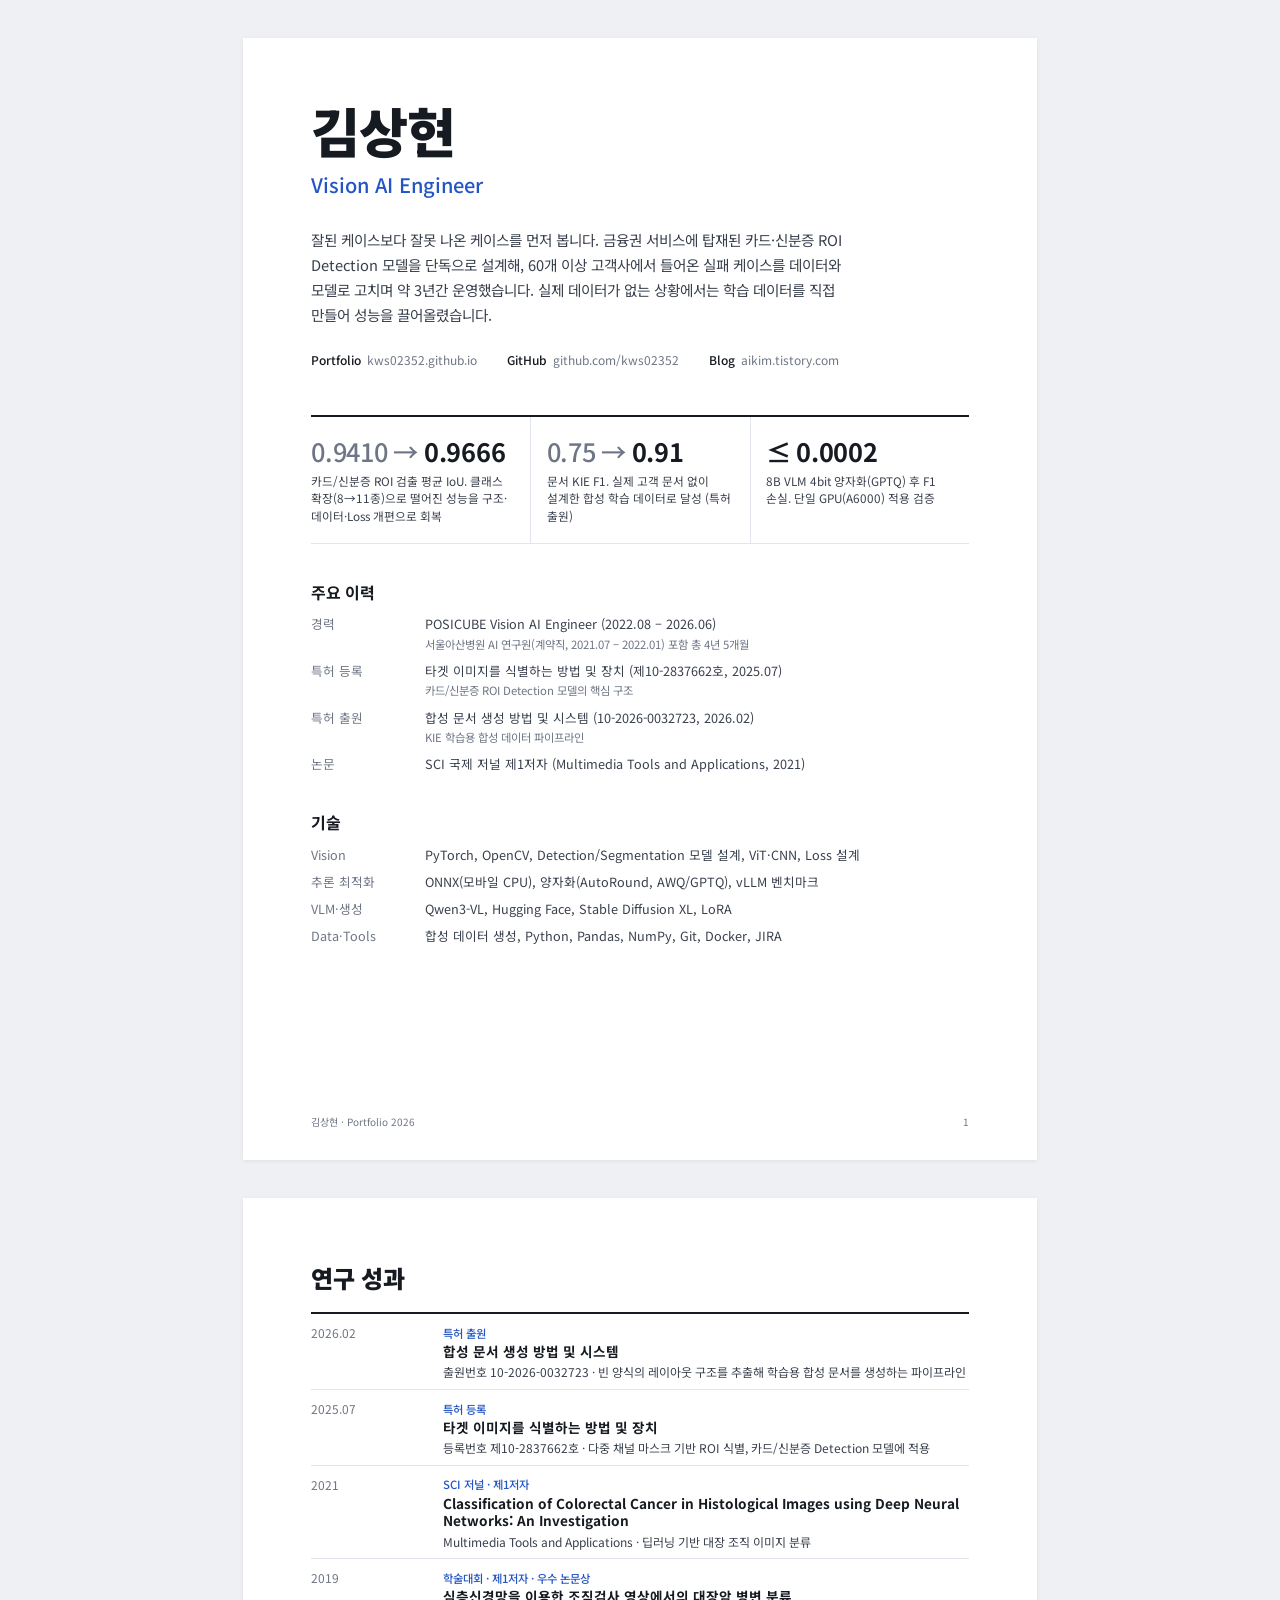
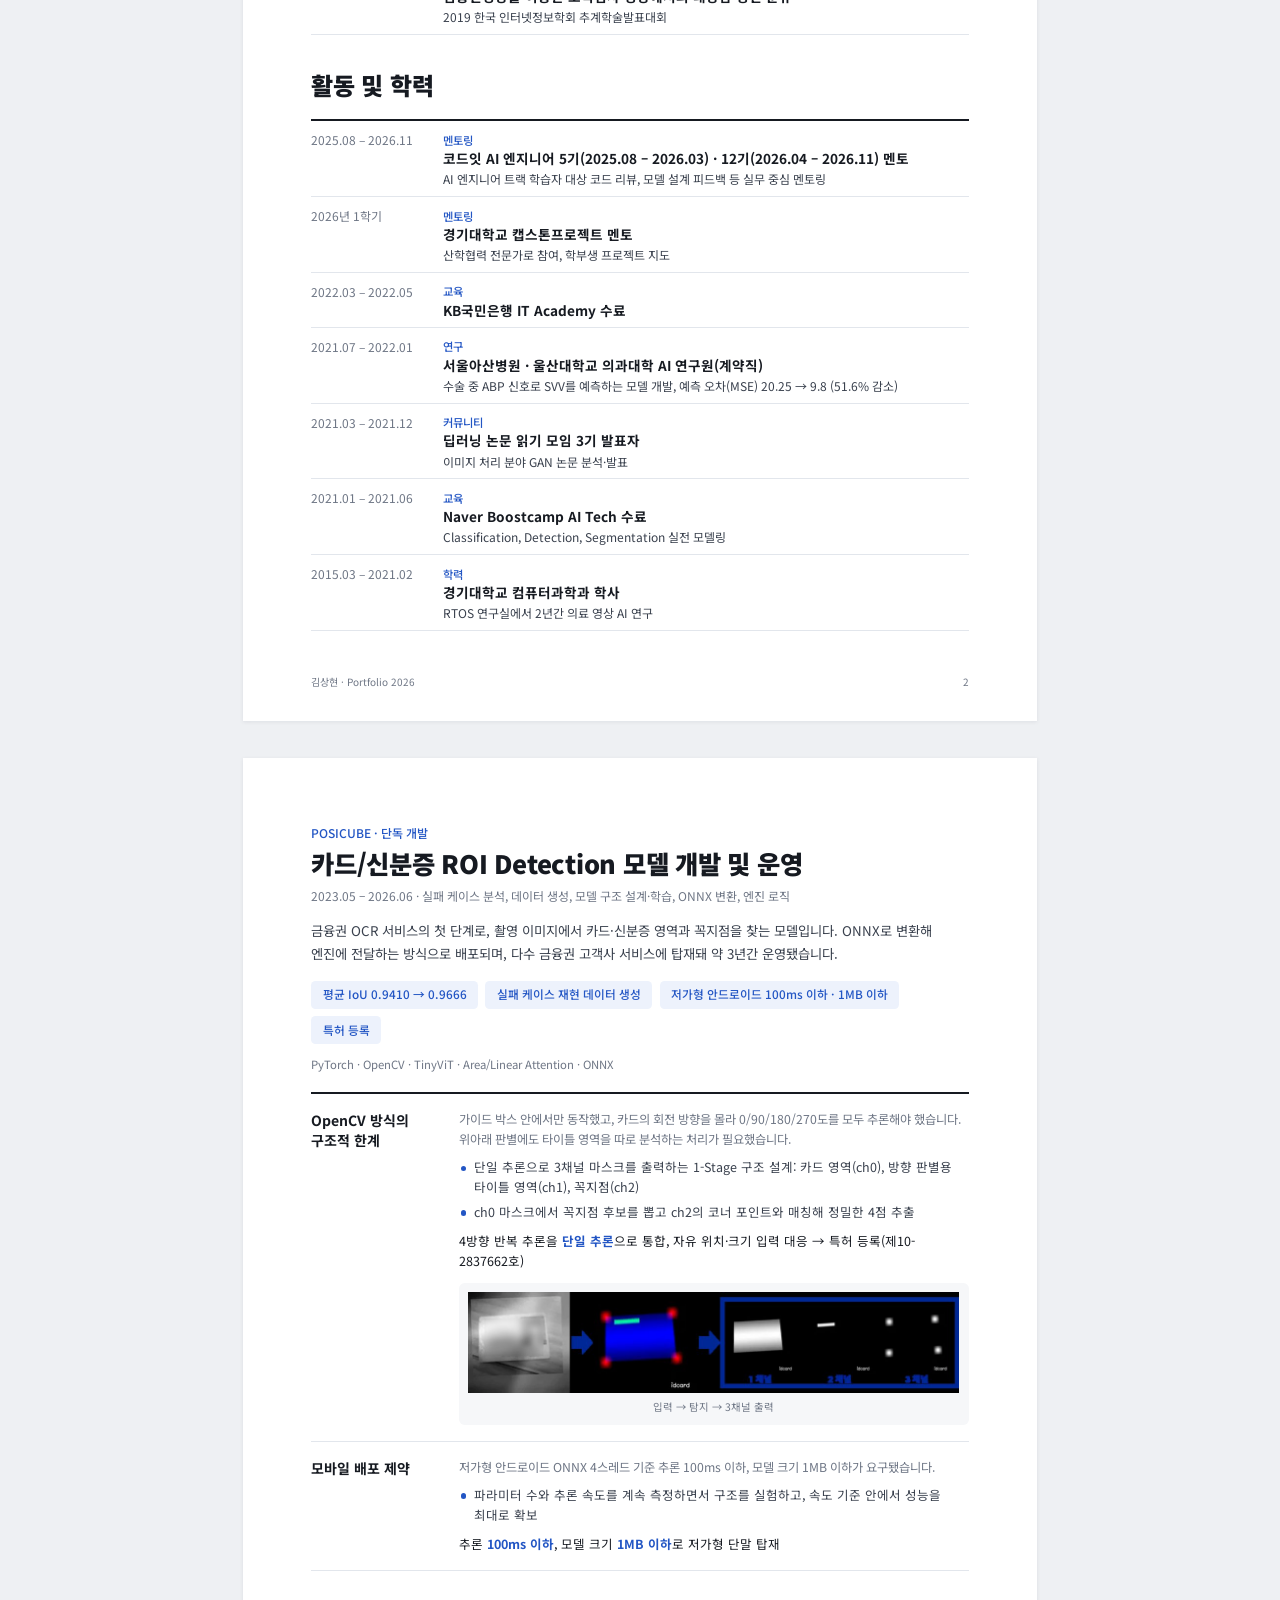
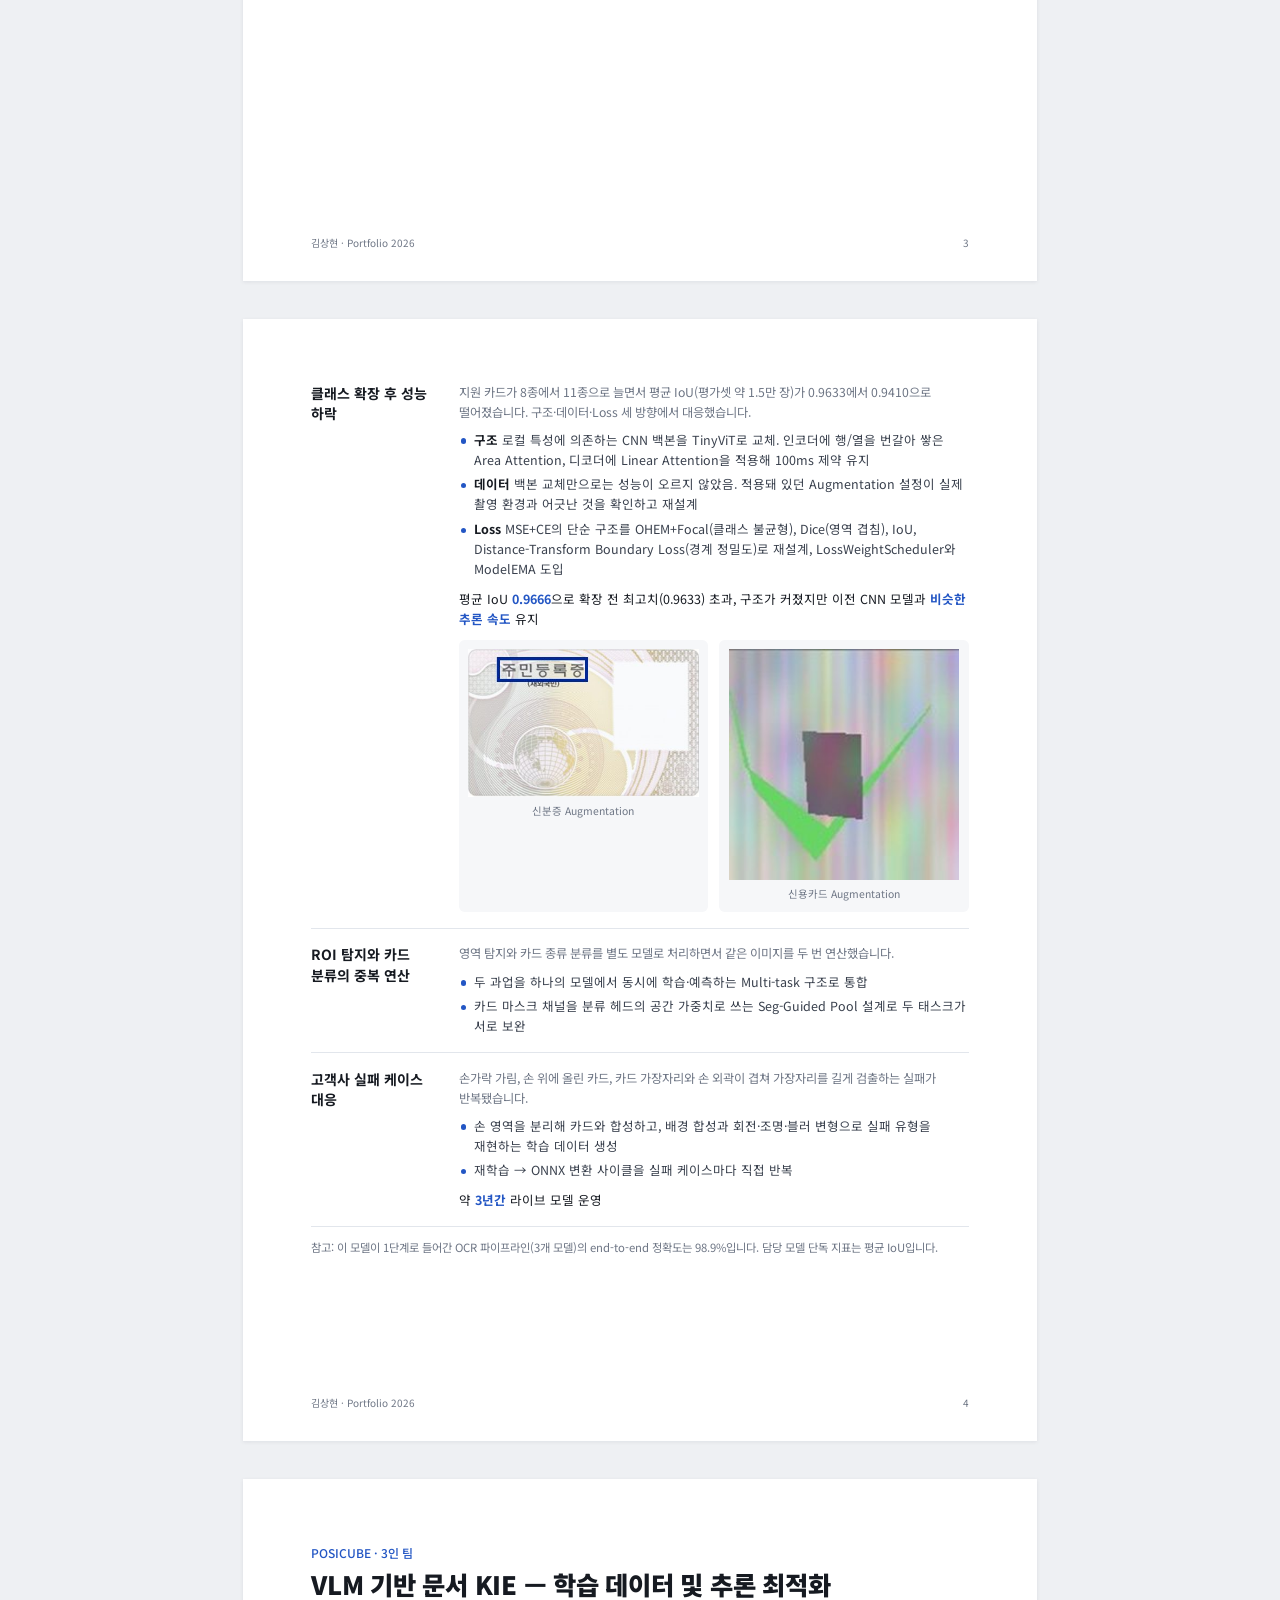
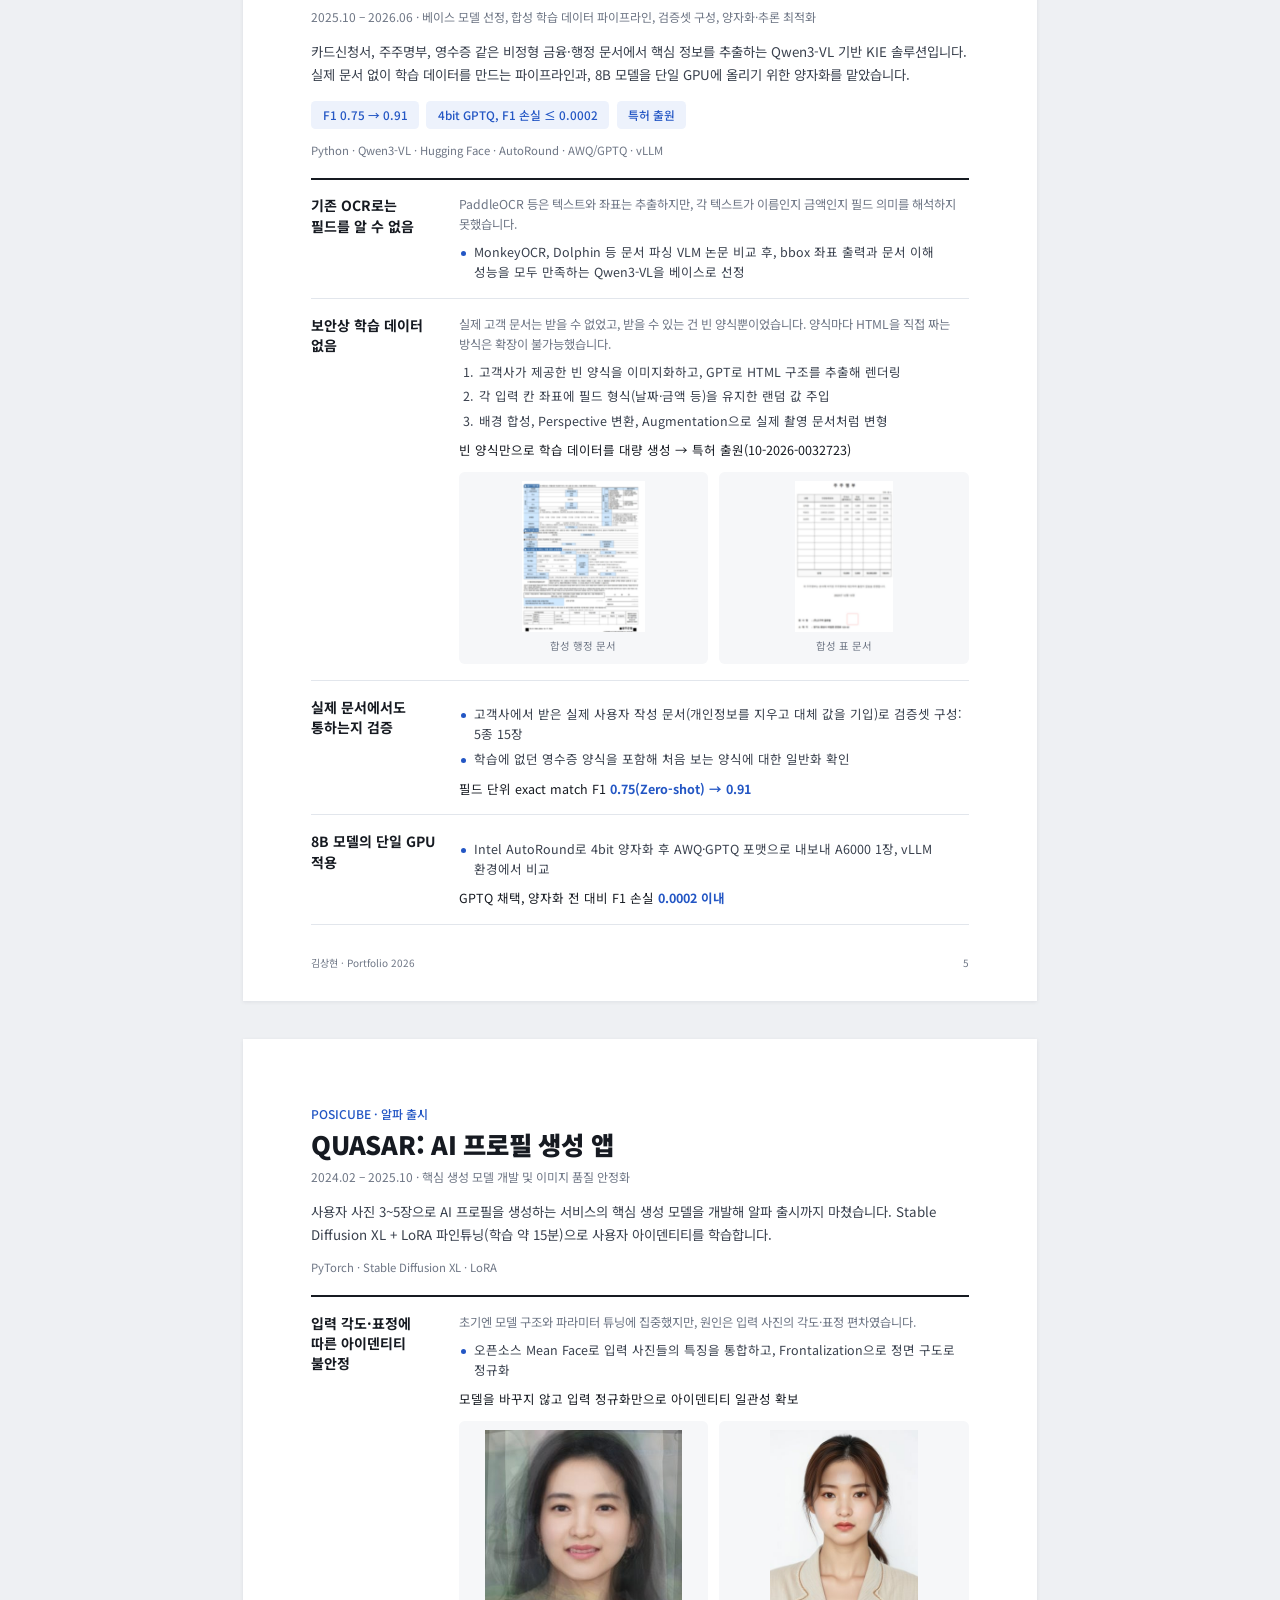
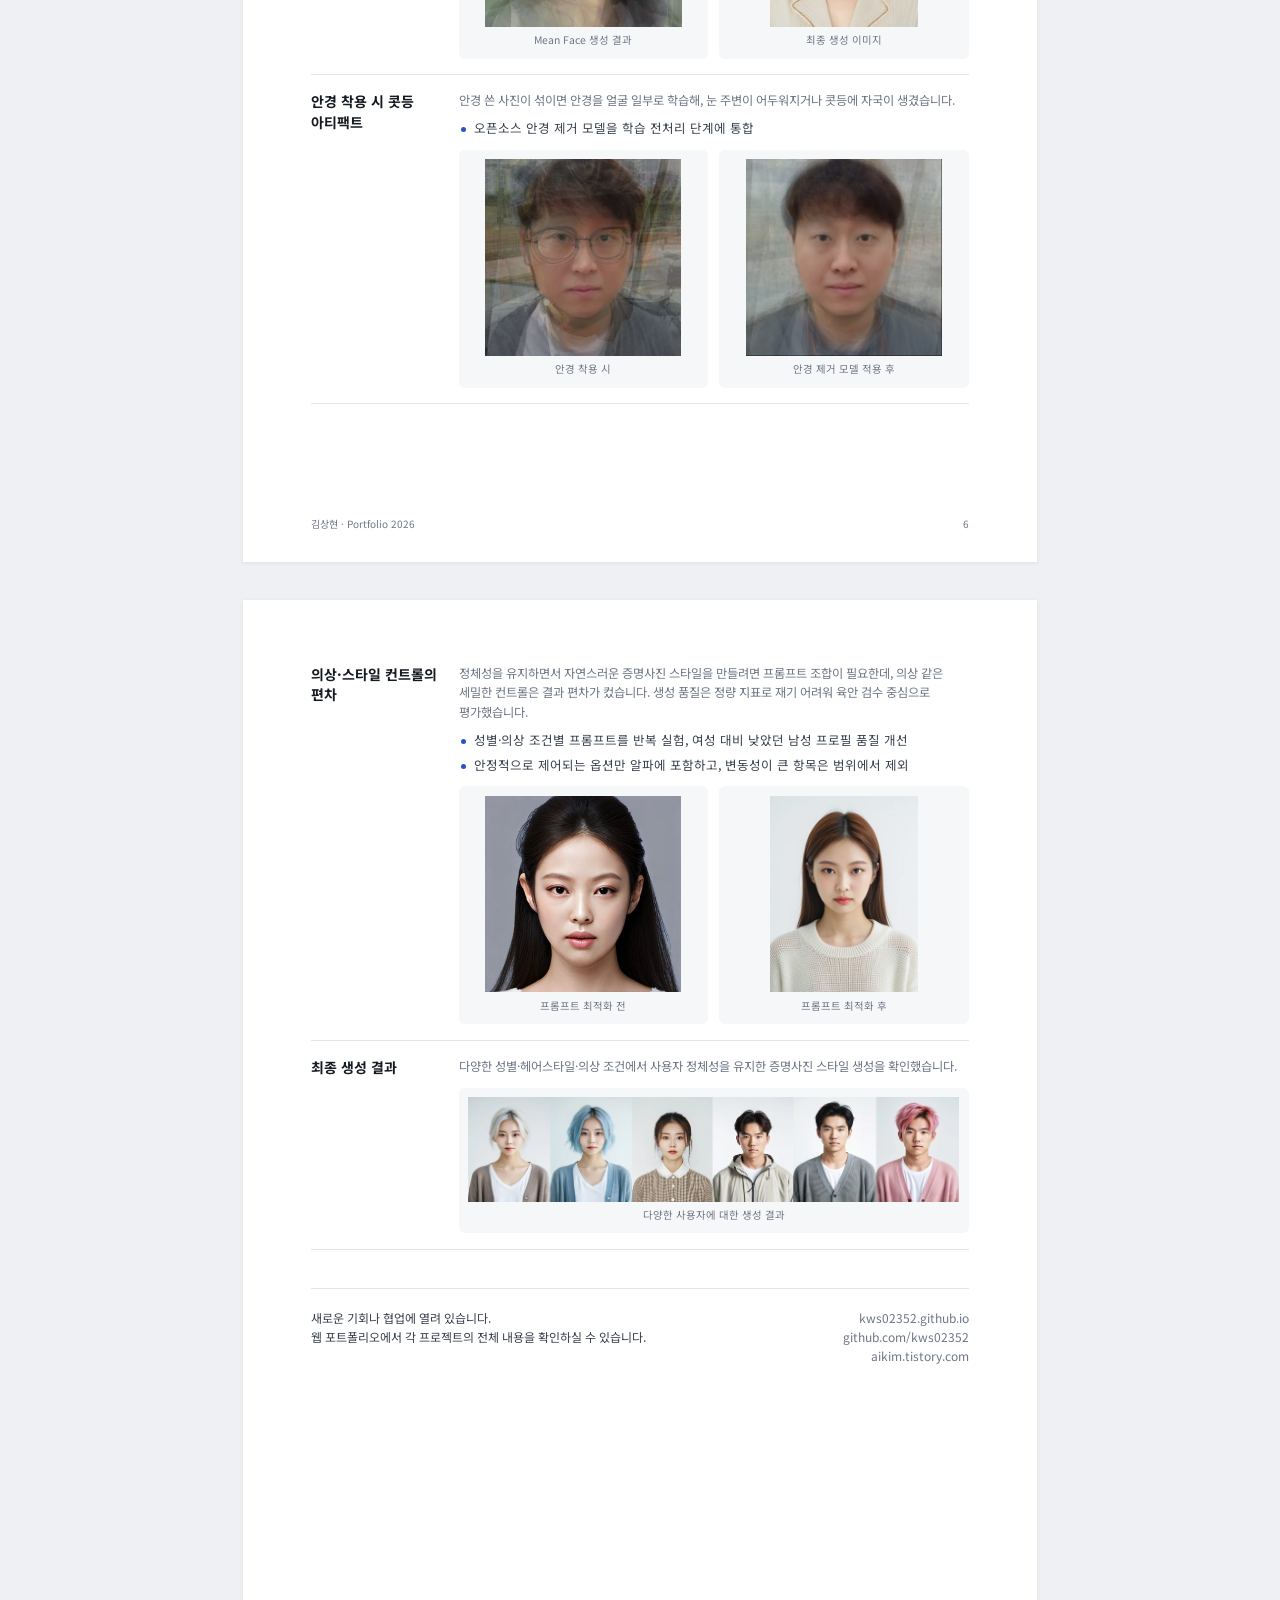
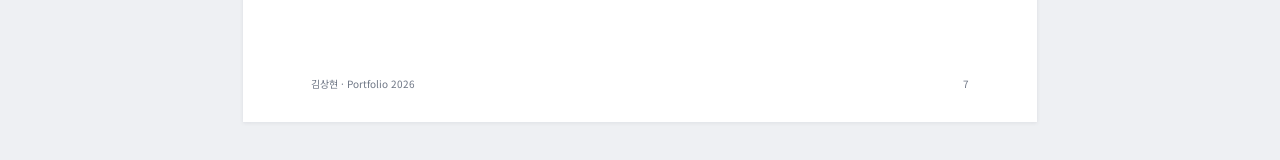
<file: portfolio-print.html>
<!DOCTYPE html>
<html lang="ko">
<head>
<meta charset="utf-8">
<meta name="viewport" content="width=device-width, initial-scale=1">
<meta name="color-scheme" content="light">
<title>김상현 | Vision AI Engineer — Portfolio</title>
<link rel="preconnect" href="https://fonts.googleapis.com">
<link rel="preconnect" href="https://fonts.gstatic.com" crossorigin>
<link href="https://fonts.googleapis.com/css2?family=Noto+Sans+KR:wght@400;500;700;900&display=swap" rel="stylesheet">
<style>
:root {
  --ink: #161a21;
  --text: #39404d;
  --muted: #6e7685;
  --rule: #e2e6ec;
  --blue: #2356c4;
  --blue-soft: #edf2fc;
  --bg: #ffffff;
  --desk: #eef0f3;
}
* { box-sizing: border-box; margin: 0; padding: 0; }
html { background: var(--desk); }
body {
  font-family: "Noto Sans KR", "Noto Sans CJK KR", "Apple SD Gothic Neo", "Malgun Gothic", sans-serif;
  color: var(--text);
  font-size: 10pt;
  line-height: 1.6;
  word-break: keep-all;
  overflow-wrap: break-word;
  -webkit-print-color-adjust: exact;
  print-color-adjust: exact;
}
@page { size: A4; margin: 0; }

.page {
  width: 210mm;
  height: 297mm;
  padding: 17mm 18mm 14mm;
  margin: 10mm auto;
  background: var(--bg);
  position: relative;
  overflow: hidden;
  box-shadow: 0 1px 4px rgba(20, 30, 50, 0.08);
}
@media print {
  html { background: none; }
  .page { margin: 0; box-shadow: none; break-after: page; }
}
.foot {
  position: absolute;
  left: 18mm; right: 18mm; bottom: 8mm;
  display: flex; justify-content: space-between;
  font-size: 7.5pt; color: var(--muted);
}

h1, h2, h3, h4 { color: var(--ink); line-height: 1.3; }
a { color: inherit; text-decoration: none; }
strong { color: var(--ink); font-weight: 700; }

/* ---------- 표지 ---------- */
.cover-name { font-size: 40pt; font-weight: 900; letter-spacing: -0.02em; line-height: 1.05; }
.cover-role { font-size: 15pt; font-weight: 500; color: var(--blue); margin-top: 3mm; }
.cover-lead { font-size: 11pt; color: var(--text); margin-top: 7mm; max-width: 150mm; line-height: 1.7; }
.links { display: flex; gap: 8mm; margin-top: 6mm; font-size: 9pt; color: var(--muted); }
.links b { color: var(--ink); font-weight: 500; margin-right: 1.5mm; }

.results {
  display: grid; grid-template-columns: repeat(3, 1fr);
  border-top: 2px solid var(--ink);
  margin-top: 12mm;
}
.result { padding: 5mm 4mm 5mm 0; border-bottom: 1px solid var(--rule); }
.result + .result { padding-left: 4mm; border-left: 1px solid var(--rule); }
.result .num { font-size: 19pt; font-weight: 700; color: var(--ink); letter-spacing: -0.01em; line-height: 1.2; }
.result .num .from { color: var(--muted); font-weight: 500; }
.result .what { font-size: 8.8pt; margin-top: 1.5mm; line-height: 1.5; }

.block-title { font-size: 12pt; font-weight: 700; margin: 10mm 0 3mm; }
.cred { display: grid; grid-template-columns: 26mm 1fr; gap: 2.2mm 4mm; font-size: 9.5pt; }
.cred dt { color: var(--muted); }
.cred dd span { display: block; color: var(--muted); font-size: 8.5pt; }

.stack { display: grid; grid-template-columns: 26mm 1fr; gap: 1.8mm 4mm; font-size: 9.5pt; }
.stack dt { color: var(--muted); }

/* ---------- 이력 페이지 ---------- */
.page-title { font-size: 18pt; font-weight: 900; letter-spacing: -0.01em; margin-bottom: 5mm; }
.timeline { border-top: 2px solid var(--ink); }
.tl-row { display: grid; grid-template-columns: 30mm 1fr; gap: 5mm; padding: 2mm 0; border-bottom: 1px solid var(--rule); }
.tl-row .when { color: var(--muted); font-size: 9pt; padding-top: 0.4mm; }
.tl-row h4 { font-size: 10.2pt; font-weight: 700; }
.tl-row p { font-size: 9pt; margin-top: 0.4mm; }
.tl-row .kind { color: var(--blue); font-size: 8.5pt; font-weight: 500; }

/* ---------- 프로젝트 ---------- */
.proj-head { border-bottom: 2px solid var(--ink); padding-bottom: 5mm; }
.proj-org { color: var(--blue); font-size: 9pt; font-weight: 500; }
.proj-head h2 { font-size: 19pt; font-weight: 900; letter-spacing: -0.01em; margin-top: 1.5mm; }
.proj-meta { color: var(--muted); font-size: 9pt; margin-top: 1.5mm; }
.proj-lead { font-size: 10pt; margin-top: 4mm; line-height: 1.7; }
.kpis { display: flex; flex-wrap: wrap; gap: 2mm; margin-top: 4mm; }
.kpi { background: var(--blue-soft); color: var(--blue); font-size: 8.8pt; font-weight: 500; padding: 1.2mm 3mm; border-radius: 1.2mm; }
.tools { color: var(--muted); font-size: 8.5pt; margin-top: 3mm; }

.case { display: grid; grid-template-columns: 34mm 1fr; gap: 5mm; padding: 4.2mm 0; border-bottom: 1px solid var(--rule); }
.case:last-child { border-bottom: none; }
.case-title { font-size: 10.5pt; font-weight: 700; color: var(--ink); line-height: 1.45; }
.case-body .problem { color: var(--muted); font-size: 9.2pt; }
.case-body ul { list-style: none; margin-top: 2mm; }
.case-body li { position: relative; padding-left: 4mm; font-size: 9.4pt; margin-top: 1.2mm; }
.case-body li::before { content: ""; position: absolute; left: 0.6mm; top: 2.3mm; width: 1.4mm; height: 1.4mm; background: var(--blue); border-radius: 50%; }
.case-body ol { margin-top: 2mm; padding-left: 5mm; font-size: 9.4pt; }
.case-body ol li { padding-left: 0.5mm; }
.case-body ol li::before { display: none; }
.outcome { margin-top: 2.5mm; font-size: 9.4pt; color: var(--ink); }
.outcome b { color: var(--blue); }

.figs { display: grid; gap: 3mm; margin-top: 3mm; }
.figs.two { grid-template-columns: 1fr 1fr; }
figure { background: #f6f7f9; border-radius: 1.5mm; padding: 2.5mm; display: flex; flex-direction: column; align-items: center; }
figure img { max-width: 100%; max-height: 72mm; object-fit: contain; display: block; }
figure.wide img { max-height: 44mm; }
figure.tall img { max-height: 40mm; }
figcaption { font-size: 7.8pt; color: var(--muted); margin-top: 1.5mm; text-align: center; }
.note { font-size: 8.5pt; color: var(--muted); margin-top: 3mm; }

.closing { margin-top: 10mm; padding-top: 5mm; border-top: 1px solid var(--rule); display: flex; justify-content: space-between; font-size: 9pt; }
.closing .right { text-align: right; color: var(--muted); }
</style>
</head>
<body>

<!-- 1. 표지 -->
<section class="page">
  <h1 class="cover-name">김상현</h1>
  <div class="cover-role">Vision AI Engineer</div>
  <p class="cover-lead">잘된 케이스보다 잘못 나온 케이스를 먼저 봅니다. 금융권 서비스에 탑재된 카드·신분증 ROI Detection 모델을 단독으로 설계해, 60개 이상 고객사에서 들어온 실패 케이스를 데이터와 모델로 고치며 약 3년간 운영했습니다. 실제 데이터가 없는 상황에서는 학습 데이터를 직접 만들어 성능을 끌어올렸습니다.</p>
  <div class="links">
    <span><b>Portfolio</b><a href="https://kws02352.github.io">kws02352.github.io</a></span>
    <span><b>GitHub</b><a href="https://github.com/kws02352">github.com/kws02352</a></span>
    <span><b>Blog</b><a href="https://aikim.tistory.com">aikim.tistory.com</a></span>
  </div>

  <div class="results">
    <div class="result">
      <div class="num"><span class="from">0.9410 →</span> 0.9666</div>
      <div class="what">카드/신분증 ROI 검출 평균 IoU. 클래스 확장(8→11종)으로 떨어진 성능을 구조·데이터·Loss 개편으로 회복</div>
    </div>
    <div class="result">
      <div class="num"><span class="from">0.75 →</span> 0.91</div>
      <div class="what">문서 KIE F1. 실제 고객 문서 없이 설계한 합성 학습 데이터로 달성 (특허 출원)</div>
    </div>
    <div class="result">
      <div class="num">≤ 0.0002</div>
      <div class="what">8B VLM 4bit 양자화(GPTQ) 후 F1 손실. 단일 GPU(A6000) 적용 검증</div>
    </div>
  </div>

  <h3 class="block-title">주요 이력</h3>
  <dl class="cred">
    <dt>경력</dt><dd>POSICUBE Vision AI Engineer (2022.08 – 2026.06)<span>서울아산병원 AI 연구원(계약직, 2021.07 – 2022.01) 포함 총 4년 5개월</span></dd>
    <dt>특허 등록</dt><dd>타겟 이미지를 식별하는 방법 및 장치 (제10-2837662호, 2025.07)<span>카드/신분증 ROI Detection 모델의 핵심 구조</span></dd>
    <dt>특허 출원</dt><dd>합성 문서 생성 방법 및 시스템 (10-2026-0032723, 2026.02)<span>KIE 학습용 합성 데이터 파이프라인</span></dd>
    <dt>논문</dt><dd>SCI 국제 저널 제1저자 (Multimedia Tools and Applications, 2021)</dd>
  </dl>

  <h3 class="block-title">기술</h3>
  <dl class="stack">
    <dt>Vision</dt><dd>PyTorch, OpenCV, Detection/Segmentation 모델 설계, ViT·CNN, Loss 설계</dd>
    <dt>추론 최적화</dt><dd>ONNX(모바일 CPU), 양자화(AutoRound, AWQ/GPTQ), vLLM 벤치마크</dd>
    <dt>VLM·생성</dt><dd>Qwen3-VL, Hugging Face, Stable Diffusion XL, LoRA</dd>
    <dt>Data·Tools</dt><dd>합성 데이터 생성, Python, Pandas, NumPy, Git, Docker, JIRA</dd>
  </dl>

  <div class="foot"><span>김상현 · Portfolio 2026</span><span>1</span></div>
</section>

<!-- 2. 연구 성과 / 활동 -->
<section class="page">
  <h2 class="page-title">연구 성과</h2>
  <div class="timeline">
    <div class="tl-row"><div class="when">2026.02</div><div><span class="kind">특허 출원</span><h4>합성 문서 생성 방법 및 시스템</h4><p>출원번호 10-2026-0032723 · 빈 양식의 레이아웃 구조를 추출해 학습용 합성 문서를 생성하는 파이프라인</p></div></div>
    <div class="tl-row"><div class="when">2025.07</div><div><span class="kind">특허 등록</span><h4>타겟 이미지를 식별하는 방법 및 장치</h4><p>등록번호 제10-2837662호 · 다중 채널 마스크 기반 ROI 식별, 카드/신분증 Detection 모델에 적용</p></div></div>
    <div class="tl-row"><div class="when">2021</div><div><span class="kind">SCI 저널 · 제1저자</span><h4>Classification of Colorectal Cancer in Histological Images using Deep Neural Networks: An Investigation</h4><p>Multimedia Tools and Applications · 딥러닝 기반 대장 조직 이미지 분류</p></div></div>
    <div class="tl-row"><div class="when">2019</div><div><span class="kind">학술대회 · 제1저자 · 우수 논문상</span><h4>심층신경망을 이용한 조직검사 영상에서의 대장암 병변 분류</h4><p>2019 한국 인터넷정보학회 추계학술발표대회</p></div></div>
  </div>

  <h2 class="page-title" style="margin-top:9mm">활동 및 학력</h2>
  <div class="timeline">
    <div class="tl-row"><div class="when">2025.08 – 2026.11</div><div><span class="kind">멘토링</span><h4>코드잇 AI 엔지니어 5기(2025.08 – 2026.03) · 12기(2026.04 – 2026.11) 멘토</h4><p>AI 엔지니어 트랙 학습자 대상 코드 리뷰, 모델 설계 피드백 등 실무 중심 멘토링</p></div></div>
    <div class="tl-row"><div class="when">2026년 1학기</div><div><span class="kind">멘토링</span><h4>경기대학교 캡스톤프로젝트 멘토</h4><p>산학협력 전문가로 참여, 학부생 프로젝트 지도</p></div></div>
    <div class="tl-row"><div class="when">2022.03 – 2022.05</div><div><span class="kind">교육</span><h4>KB국민은행 IT Academy 수료</h4></div></div>
    <div class="tl-row"><div class="when">2021.07 – 2022.01</div><div><span class="kind">연구</span><h4>서울아산병원 · 울산대학교 의과대학 AI 연구원(계약직)</h4><p>수술 중 ABP 신호로 SVV를 예측하는 모델 개발, 예측 오차(MSE) 20.25 → 9.8 (51.6% 감소)</p></div></div>
    <div class="tl-row"><div class="when">2021.03 – 2021.12</div><div><span class="kind">커뮤니티</span><h4>딥러닝 논문 읽기 모임 3기 발표자</h4><p>이미지 처리 분야 GAN 논문 분석·발표</p></div></div>
    <div class="tl-row"><div class="when">2021.01 – 2021.06</div><div><span class="kind">교육</span><h4>Naver Boostcamp AI Tech 수료</h4><p>Classification, Detection, Segmentation 실전 모델링</p></div></div>
    <div class="tl-row"><div class="when">2015.03 – 2021.02</div><div><span class="kind">학력</span><h4>경기대학교 컴퓨터과학과 학사</h4><p>RTOS 연구실에서 2년간 의료 영상 AI 연구</p></div></div>
  </div>
  <div class="foot"><span>김상현 · Portfolio 2026</span><span>2</span></div>
</section>

<!-- 3. Project 01 (1) -->
<section class="page">
  <header class="proj-head">
    <div class="proj-org">POSICUBE · 단독 개발</div>
    <h2>카드/신분증 ROI Detection 모델 개발 및 운영</h2>
    <div class="proj-meta">2023.05 – 2026.06 · 실패 케이스 분석, 데이터 생성, 모델 구조 설계·학습, ONNX 변환, 엔진 로직</div>
    <p class="proj-lead">금융권 OCR 서비스의 첫 단계로, 촬영 이미지에서 카드·신분증 영역과 꼭지점을 찾는 모델입니다. ONNX로 변환해 엔진에 전달하는 방식으로 배포되며, 다수 금융권 고객사 서비스에 탑재돼 약 3년간 운영됐습니다.</p>
    <div class="kpis">
      <span class="kpi">평균 IoU 0.9410 → 0.9666</span>
      <span class="kpi">실패 케이스 재현 데이터 생성</span>
      <span class="kpi">저가형 안드로이드 100ms 이하 · 1MB 이하</span>
      <span class="kpi">특허 등록</span>
    </div>
    <div class="tools">PyTorch · OpenCV · TinyViT · Area/Linear Attention · ONNX</div>
  </header>

  <div class="case">
    <div class="case-title">OpenCV 방식의 구조적 한계</div>
    <div class="case-body">
      <p class="problem">가이드 박스 안에서만 동작했고, 카드의 회전 방향을 몰라 0/90/180/270도를 모두 추론해야 했습니다. 위아래 판별에도 타이틀 영역을 따로 분석하는 처리가 필요했습니다.</p>
      <ul>
        <li>단일 추론으로 3채널 마스크를 출력하는 1-Stage 구조 설계: 카드 영역(ch0), 방향 판별용 타이틀 영역(ch1), 꼭지점(ch2)</li>
        <li>ch0 마스크에서 꼭지점 후보를 뽑고 ch2의 코너 포인트와 매칭해 정밀한 4점 추출</li>
      </ul>
      <p class="outcome">4방향 반복 추론을 <b>단일 추론</b>으로 통합, 자유 위치·크기 입력 대응 → 특허 등록(제10-2837662호)</p>
      <div class="figs">
        <figure class="wide"><img src="[data-uri]" alt="입력 이미지에서 카드를 탐지해 3채널 마스크를 출력하는 흐름"><figcaption>입력 → 탐지 → 3채널 출력</figcaption></figure>
      </div>
    </div>
  </div>

  <div class="case">
    <div class="case-title">모바일 배포 제약</div>
    <div class="case-body">
      <p class="problem">저가형 안드로이드 ONNX 4스레드 기준 추론 100ms 이하, 모델 크기 1MB 이하가 요구됐습니다.</p>
      <ul>
        <li>파라미터 수와 추론 속도를 계속 측정하면서 구조를 실험하고, 속도 기준 안에서 성능을 최대로 확보</li>
      </ul>
      <p class="outcome">추론 <b>100ms 이하</b>, 모델 크기 <b>1MB 이하</b>로 저가형 단말 탑재</p>
    </div>
  </div>
  <div class="foot"><span>김상현 · Portfolio 2026</span><span>3</span></div>
</section>

<!-- 4. Project 01 (2) -->
<section class="page">
  <div class="case" style="padding-top:0">
    <div class="case-title">클래스 확장 후 성능 하락</div>
    <div class="case-body">
      <p class="problem">지원 카드가 8종에서 11종으로 늘면서 평균 IoU(평가셋 약 1.5만 장)가 0.9633에서 0.9410으로 떨어졌습니다. 구조·데이터·Loss 세 방향에서 대응했습니다.</p>
      <ul>
        <li><strong>구조</strong> 로컬 특성에 의존하는 CNN 백본을 TinyViT로 교체. 인코더에 행/열을 번갈아 쌓은 Area Attention, 디코더에 Linear Attention을 적용해 100ms 제약 유지</li>
        <li><strong>데이터</strong> 백본 교체만으로는 성능이 오르지 않았음. 적용돼 있던 Augmentation 설정이 실제 촬영 환경과 어긋난 것을 확인하고 재설계</li>
        <li><strong>Loss</strong> MSE+CE의 단순 구조를 OHEM+Focal(클래스 불균형), Dice(영역 겹침), IoU, Distance-Transform Boundary Loss(경계 정밀도)로 재설계, LossWeightScheduler와 ModelEMA 도입</li>
      </ul>
      <p class="outcome">평균 IoU <b>0.9666</b>으로 확장 전 최고치(0.9633) 초과, 구조가 커졌지만 이전 CNN 모델과 <b>비슷한 추론 속도</b> 유지</p>
      <div class="figs two">
        <figure><img src="[data-uri]" alt="신분증 학습 이미지에 Augmentation을 적용한 예시"><figcaption>신분증 Augmentation</figcaption></figure>
        <figure><img src="[data-uri]" alt="신용카드 학습 이미지에 Augmentation을 적용한 예시"><figcaption>신용카드 Augmentation</figcaption></figure>
      </div>
    </div>
  </div>

  <div class="case">
    <div class="case-title">ROI 탐지와 카드 분류의 중복 연산</div>
    <div class="case-body">
      <p class="problem">영역 탐지와 카드 종류 분류를 별도 모델로 처리하면서 같은 이미지를 두 번 연산했습니다.</p>
      <ul>
        <li>두 과업을 하나의 모델에서 동시에 학습·예측하는 Multi-task 구조로 통합</li>
        <li>카드 마스크 채널을 분류 헤드의 공간 가중치로 쓰는 Seg-Guided Pool 설계로 두 태스크가 서로 보완</li>
      </ul>
    </div>
  </div>

  <div class="case">
    <div class="case-title">고객사 실패 케이스 대응</div>
    <div class="case-body">
      <p class="problem">손가락 가림, 손 위에 올린 카드, 카드 가장자리와 손 외곽이 겹쳐 가장자리를 길게 검출하는 실패가 반복됐습니다.</p>
      <ul>
        <li>손 영역을 분리해 카드와 합성하고, 배경 합성과 회전·조명·블러 변형으로 실패 유형을 재현하는 학습 데이터 생성</li>
        <li>재학습 → ONNX 변환 사이클을 실패 케이스마다 직접 반복</li>
      </ul>
      <p class="outcome">약 <b>3년간</b> 라이브 모델 운영</p>
    </div>
  </div>
  <p class="note">참고: 이 모델이 1단계로 들어간 OCR 파이프라인(3개 모델)의 end-to-end 정확도는 98.9%입니다. 담당 모델 단독 지표는 평균 IoU입니다.</p>
  <div class="foot"><span>김상현 · Portfolio 2026</span><span>4</span></div>
</section>

<!-- 5. Project 02 -->
<section class="page">
  <header class="proj-head">
    <div class="proj-org">POSICUBE · 3인 팀</div>
    <h2>VLM 기반 문서 KIE — 학습 데이터 및 추론 최적화</h2>
    <div class="proj-meta">2025.10 – 2026.06 · 베이스 모델 선정, 합성 학습 데이터 파이프라인, 검증셋 구성, 양자화·추론 최적화</div>
    <p class="proj-lead">카드신청서, 주주명부, 영수증 같은 비정형 금융·행정 문서에서 핵심 정보를 추출하는 Qwen3-VL 기반 KIE 솔루션입니다. 실제 문서 없이 학습 데이터를 만드는 파이프라인과, 8B 모델을 단일 GPU에 올리기 위한 양자화를 맡았습니다.</p>
    <div class="kpis">
      <span class="kpi">F1 0.75 → 0.91</span>
      <span class="kpi">4bit GPTQ, F1 손실 ≤ 0.0002</span>
      <span class="kpi">특허 출원</span>
    </div>
    <div class="tools">Python · Qwen3-VL · Hugging Face · AutoRound · AWQ/GPTQ · vLLM</div>
  </header>

  <div class="case">
    <div class="case-title">기존 OCR로는 필드를 알 수 없음</div>
    <div class="case-body">
      <p class="problem">PaddleOCR 등은 텍스트와 좌표는 추출하지만, 각 텍스트가 이름인지 금액인지 필드 의미를 해석하지 못했습니다.</p>
      <ul>
        <li>MonkeyOCR, Dolphin 등 문서 파싱 VLM 논문 비교 후, bbox 좌표 출력과 문서 이해 성능을 모두 만족하는 Qwen3-VL을 베이스로 선정</li>
      </ul>
    </div>
  </div>

  <div class="case">
    <div class="case-title">보안상 학습 데이터 없음</div>
    <div class="case-body">
      <p class="problem">실제 고객 문서는 받을 수 없었고, 받을 수 있는 건 빈 양식뿐이었습니다. 양식마다 HTML을 직접 짜는 방식은 확장이 불가능했습니다.</p>
      <ol>
        <li>고객사가 제공한 빈 양식을 이미지화하고, GPT로 HTML 구조를 추출해 렌더링</li>
        <li>각 입력 칸 좌표에 필드 형식(날짜·금액 등)을 유지한 랜덤 값 주입</li>
        <li>배경 합성, Perspective 변환, Augmentation으로 실제 촬영 문서처럼 변형</li>
      </ol>
      <p class="outcome">빈 양식만으로 학습 데이터를 대량 생성 → 특허 출원(10-2026-0032723)</p>
      <div class="figs two">
        <figure class="tall"><img src="[data-uri]" alt="파이프라인으로 생성한 합성 행정 문서"><figcaption>합성 행정 문서</figcaption></figure>
        <figure class="tall"><img src="[data-uri]" alt="파이프라인으로 생성한 합성 표 문서"><figcaption>합성 표 문서</figcaption></figure>
      </div>
    </div>
  </div>

  <div class="case">
    <div class="case-title">실제 문서에서도 통하는지 검증</div>
    <div class="case-body">
      <ul>
        <li>고객사에서 받은 실제 사용자 작성 문서(개인정보를 지우고 대체 값을 기입)로 검증셋 구성: 5종 15장</li>
        <li>학습에 없던 영수증 양식을 포함해 처음 보는 양식에 대한 일반화 확인</li>
      </ul>
      <p class="outcome">필드 단위 exact match F1 <b>0.75(Zero-shot) → 0.91</b></p>
    </div>
  </div>

  <div class="case">
    <div class="case-title">8B 모델의 단일 GPU 적용</div>
    <div class="case-body">
      <ul>
        <li>Intel AutoRound로 4bit 양자화 후 AWQ·GPTQ 포맷으로 내보내 A6000 1장, vLLM 환경에서 비교</li>
      </ul>
      <p class="outcome">GPTQ 채택, 양자화 전 대비 F1 손실 <b>0.0002 이내</b></p>
    </div>
  </div>
  <div class="foot"><span>김상현 · Portfolio 2026</span><span>5</span></div>
</section>

<!-- 6. Project 03 (1) -->
<style>.q figure img{max-height:52mm}</style>
<section class="page q">
  <header class="proj-head">
    <div class="proj-org">POSICUBE · 알파 출시</div>
    <h2>QUASAR: AI 프로필 생성 앱</h2>
    <div class="proj-meta">2024.02 – 2025.10 · 핵심 생성 모델 개발 및 이미지 품질 안정화</div>
    <p class="proj-lead">사용자 사진 3~5장으로 AI 프로필을 생성하는 서비스의 핵심 생성 모델을 개발해 알파 출시까지 마쳤습니다. Stable Diffusion XL + LoRA 파인튜닝(학습 약 15분)으로 사용자 아이덴티티를 학습합니다.</p>
    <div class="tools">PyTorch · Stable Diffusion XL · LoRA</div>
  </header>

  <div class="case">
    <div class="case-title">입력 각도·표정에 따른 아이덴티티 불안정</div>
    <div class="case-body">
      <p class="problem">초기엔 모델 구조와 파라미터 튜닝에 집중했지만, 원인은 입력 사진의 각도·표정 편차였습니다.</p>
      <ul>
        <li>오픈소스 Mean Face로 입력 사진들의 특징을 통합하고, Frontalization으로 정면 구도로 정규화</li>
      </ul>
      <p class="outcome">모델을 바꾸지 않고 입력 정규화만으로 아이덴티티 일관성 확보</p>
      <div class="figs two">
        <figure><img src="[data-uri]" alt="여러 입력 사진을 통합한 Mean Face"><figcaption>Mean Face 생성 결과</figcaption></figure>
        <figure><img src="[data-uri]" alt="최종 생성된 프로필 이미지"><figcaption>최종 생성 이미지</figcaption></figure>
      </div>
    </div>
  </div>

  <div class="case">
    <div class="case-title">안경 착용 시 콧등 아티팩트</div>
    <div class="case-body">
      <p class="problem">안경 쓴 사진이 섞이면 안경을 얼굴 일부로 학습해, 눈 주변이 어두워지거나 콧등에 자국이 생겼습니다.</p>
      <ul>
        <li>오픈소스 안경 제거 모델을 학습 전처리 단계에 통합</li>
      </ul>
      <div class="figs two">
        <figure><img src="[data-uri]" alt="안경 착용 입력으로 만든 Mean Face"><figcaption>안경 착용 시</figcaption></figure>
        <figure><img src="[data-uri]" alt="안경 제거 모델 적용 후 Mean Face"><figcaption>안경 제거 모델 적용 후</figcaption></figure>
      </div>
    </div>
  </div>
  <div class="foot"><span>김상현 · Portfolio 2026</span><span>6</span></div>
</section>

<!-- 7. Project 03 (2) -->
<section class="page q">
  <div class="case" style="padding-top:0">
    <div class="case-title">의상·스타일 컨트롤의 편차</div>
    <div class="case-body">
      <p class="problem">정체성을 유지하면서 자연스러운 증명사진 스타일을 만들려면 프롬프트 조합이 필요한데, 의상 같은 세밀한 컨트롤은 결과 편차가 컸습니다. 생성 품질은 정량 지표로 재기 어려워 육안 검수 중심으로 평가했습니다.</p>
      <ul>
        <li>성별·의상 조건별 프롬프트를 반복 실험, 여성 대비 낮았던 남성 프로필 품질 개선</li>
        <li>안정적으로 제어되는 옵션만 알파에 포함하고, 변동성이 큰 항목은 범위에서 제외</li>
      </ul>
      <div class="figs two">
        <figure><img src="[data-uri]" alt="프롬프트 최적화 전 생성 결과"><figcaption>프롬프트 최적화 전</figcaption></figure>
        <figure><img src="[data-uri]" alt="프롬프트 최적화 후 생성 결과"><figcaption>프롬프트 최적화 후</figcaption></figure>
      </div>
    </div>
  </div>

  <div class="case">
    <div class="case-title">최종 생성 결과</div>
    <div class="case-body">
      <p class="problem">다양한 성별·헤어스타일·의상 조건에서 사용자 정체성을 유지한 증명사진 스타일 생성을 확인했습니다.</p>
      <div class="figs">
        <figure class="wide"><img src="[data-uri]" alt="여러 사용자에 대한 AI 프로필 생성 결과"><figcaption>다양한 사용자에 대한 생성 결과</figcaption></figure>
      </div>
    </div>
  </div>

  <div class="closing">
    <div>새로운 기회나 협업에 열려 있습니다.<br>웹 포트폴리오에서 각 프로젝트의 전체 내용을 확인하실 수 있습니다.</div>
    <div class="right">kws02352.github.io<br>github.com/kws02352<br>aikim.tistory.com</div>
  </div>
  <div class="foot"><span>김상현 · Portfolio 2026</span><span>7</span></div>
</section>

</body>
</html>
</file>
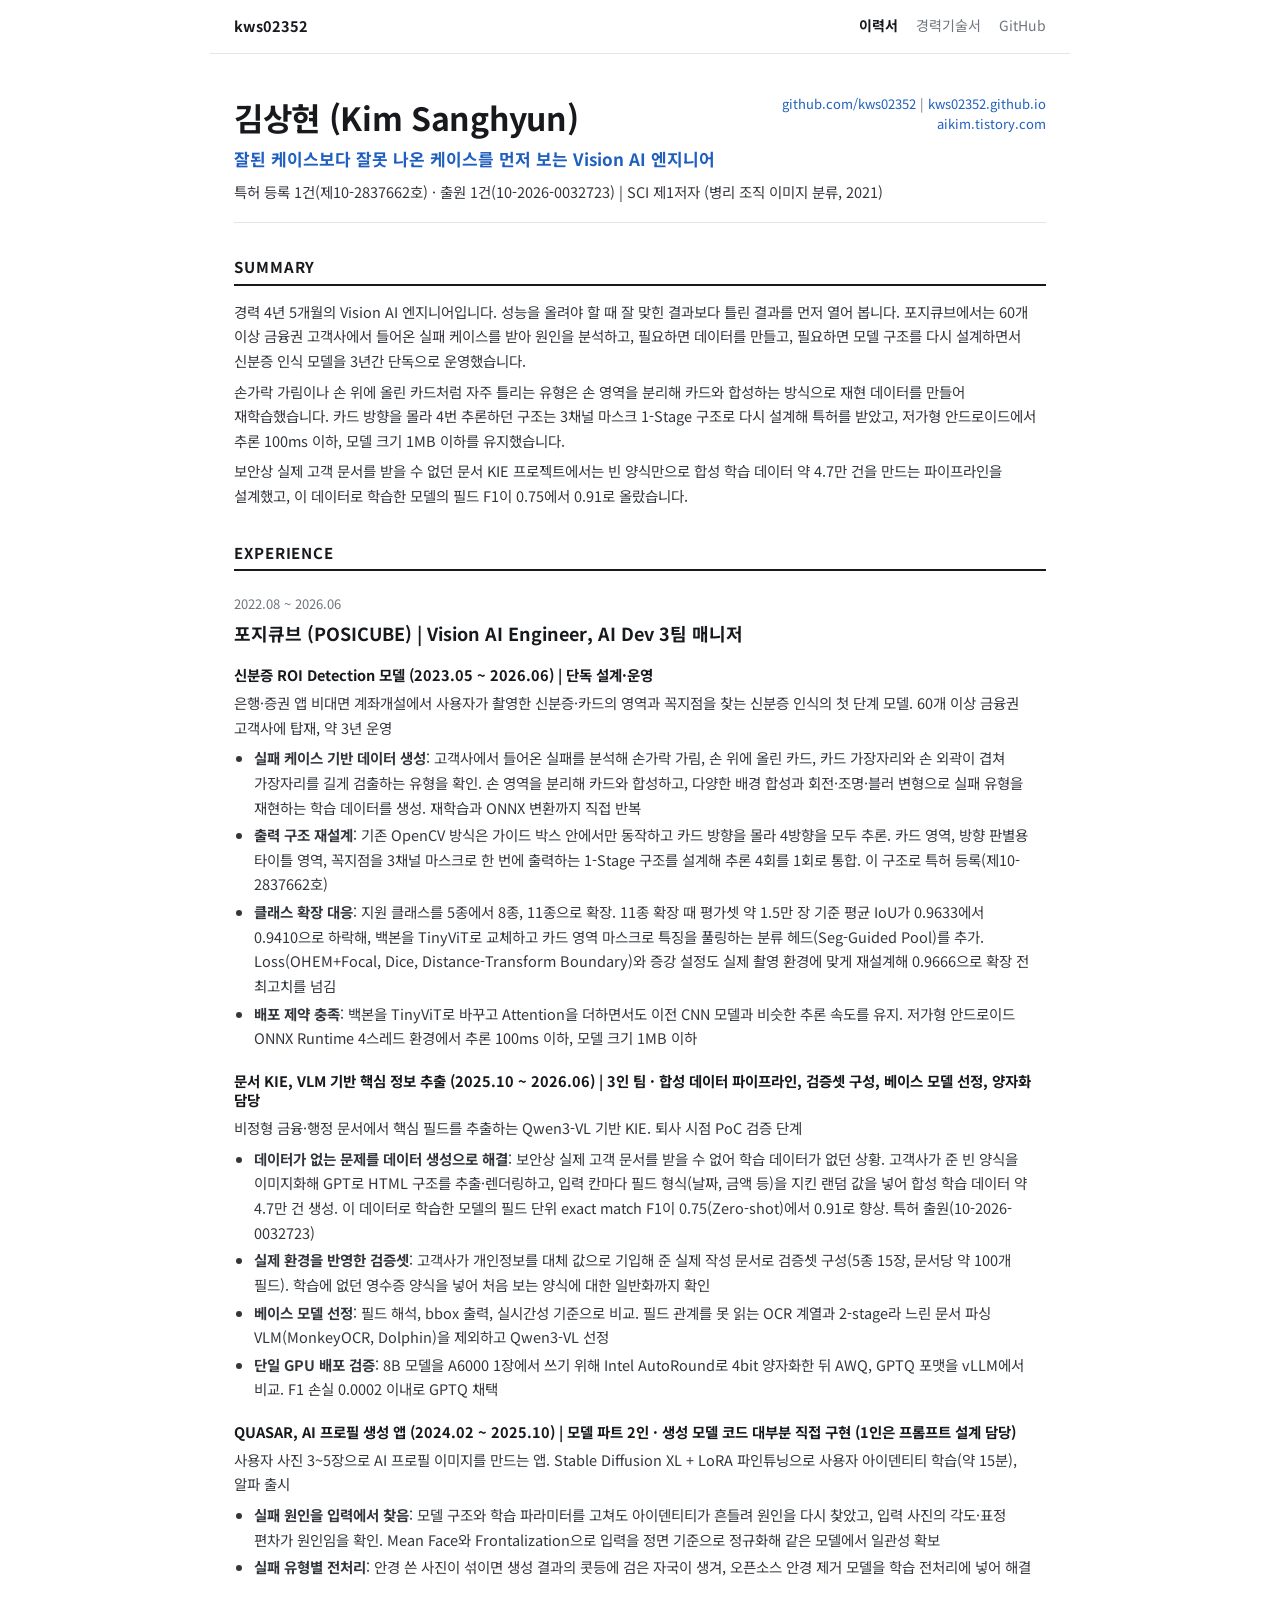
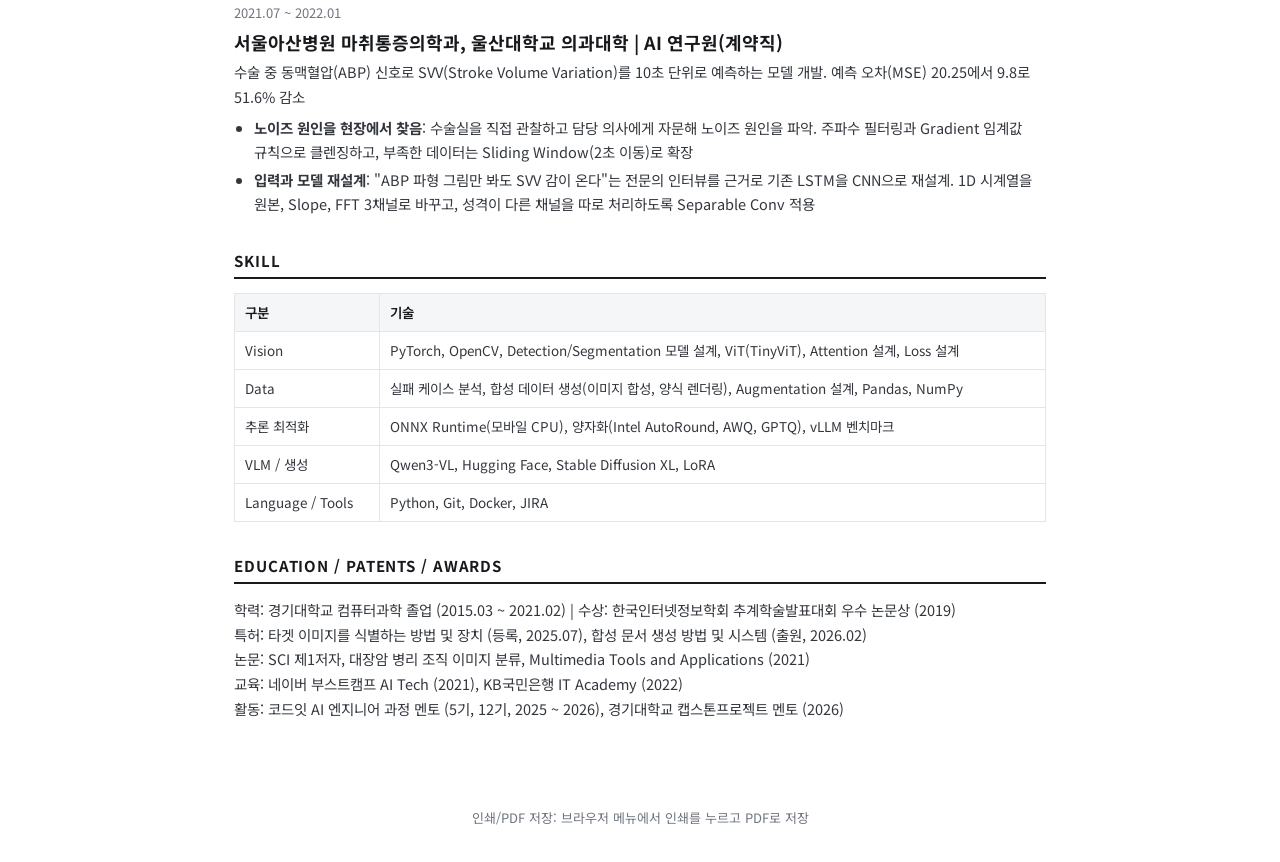
<file: RESUME.html>
<!DOCTYPE html>
<html lang="ko">
<head>
  <meta charset="UTF-8" />
  <meta name="viewport" content="width=device-width, initial-scale=1.0" />
  <title>이력서 | 김상현</title>
  <link rel="stylesheet" href="./assets/resume.css" />
</head>
<body>
  <header class="site-header">
    <a class="site-header__brand" href="./index.html">kws02352</a>
    <nav class="site-nav" aria-label="문서">
      <a href="./RESUME.html" aria-current="page">이력서</a>
      <a href="./WORKEXPERIENCE.html">경력기술서</a>
      <a href="https://github.com/kws02352" target="_blank" rel="noopener noreferrer">GitHub</a>
    </nav>
  </header>
  <main class="doc-content">
<p><a href="https://github.com/kws02352">github.com/kws02352</a> | <a href="https://kws02352.github.io">kws02352.github.io</a><br><a href="https://aikim.tistory.com">aikim.tistory.com</a></p>
<h1>김상현 (Kim Sanghyun)</h1>
<p><strong>잘된 케이스보다 잘못 나온 케이스를 먼저 보는 Vision AI 엔지니어</strong></p>
<p>특허 등록 1건(제10-2837662호) · 출원 1건(10-2026-0032723) | SCI 제1저자 (병리 조직 이미지 분류, 2021)</p>
<hr />
<h2>SUMMARY</h2>
<p>경력 4년 5개월의 Vision AI 엔지니어입니다. 성능을 올려야 할 때 잘 맞힌 결과보다 틀린 결과를 먼저 열어 봅니다. 포지큐브에서는 60개 이상 금융권 고객사에서 들어온 실패 케이스를 받아 원인을 분석하고, 필요하면 데이터를 만들고, 필요하면 모델 구조를 다시 설계하면서 신분증 인식 모델을 3년간 단독으로 운영했습니다.</p>
<p>손가락 가림이나 손 위에 올린 카드처럼 자주 틀리는 유형은 손 영역을 분리해 카드와 합성하는 방식으로 재현 데이터를 만들어 재학습했습니다. 카드 방향을 몰라 4번 추론하던 구조는 3채널 마스크 1-Stage 구조로 다시 설계해 특허를 받았고, 저가형 안드로이드에서 추론 100ms 이하, 모델 크기 1MB 이하를 유지했습니다.</p>
<p>보안상 실제 고객 문서를 받을 수 없던 문서 KIE 프로젝트에서는 빈 양식만으로 합성 학습 데이터 약 4.7만 건을 만드는 파이프라인을 설계했고, 이 데이터로 학습한 모델의 필드 F1이 0.75에서 0.91로 올랐습니다.</p>
<h2>EXPERIENCE</h2>
<p>2022.08 ~ 2026.06</p>
<h3>포지큐브 (POSICUBE) | Vision AI Engineer, AI Dev 3팀 매니저</h3>
<h5>신분증 ROI Detection 모델 (2023.05 ~ 2026.06) | 단독 설계·운영</h5>
<p>은행·증권 앱 비대면 계좌개설에서 사용자가 촬영한 신분증·카드의 영역과 꼭지점을 찾는 신분증 인식의 첫 단계 모델. 60개 이상 금융권 고객사에 탑재, 약 3년 운영</p>
<ul>
<li><strong>실패 케이스 기반 데이터 생성</strong>: 고객사에서 들어온 실패를 분석해 손가락 가림, 손 위에 올린 카드, 카드 가장자리와 손 외곽이 겹쳐 가장자리를 길게 검출하는 유형을 확인. 손 영역을 분리해 카드와 합성하고, 다양한 배경 합성과 회전·조명·블러 변형으로 실패 유형을 재현하는 학습 데이터를 생성. 재학습과 ONNX 변환까지 직접 반복</li>
<li><strong>출력 구조 재설계</strong>: 기존 OpenCV 방식은 가이드 박스 안에서만 동작하고 카드 방향을 몰라 4방향을 모두 추론. 카드 영역, 방향 판별용 타이틀 영역, 꼭지점을 3채널 마스크로 한 번에 출력하는 1-Stage 구조를 설계해 추론 4회를 1회로 통합. 이 구조로 특허 등록(제10-2837662호)</li>
<li><strong>클래스 확장 대응</strong>: 지원 클래스를 5종에서 8종, 11종으로 확장. 11종 확장 때 평가셋 약 1.5만 장 기준 평균 IoU가 0.9633에서 0.9410으로 하락해, 백본을 TinyViT로 교체하고 카드 영역 마스크로 특징을 풀링하는 분류 헤드(Seg-Guided Pool)를 추가. Loss(OHEM+Focal, Dice, Distance-Transform Boundary)와 증강 설정도 실제 촬영 환경에 맞게 재설계해 0.9666으로 확장 전 최고치를 넘김</li>
<li><strong>배포 제약 충족</strong>: 백본을 TinyViT로 바꾸고 Attention을 더하면서도 이전 CNN 모델과 비슷한 추론 속도를 유지. 저가형 안드로이드 ONNX Runtime 4스레드 환경에서 추론 100ms 이하, 모델 크기 1MB 이하</li>
</ul>
<h5>문서 KIE, VLM 기반 핵심 정보 추출 (2025.10 ~ 2026.06) | 3인 팀 · 합성 데이터 파이프라인, 검증셋 구성, 베이스 모델 선정, 양자화 담당</h5>
<p>비정형 금융·행정 문서에서 핵심 필드를 추출하는 Qwen3-VL 기반 KIE. 퇴사 시점 PoC 검증 단계</p>
<ul>
<li><strong>데이터가 없는 문제를 데이터 생성으로 해결</strong>: 보안상 실제 고객 문서를 받을 수 없어 학습 데이터가 없던 상황. 고객사가 준 빈 양식을 이미지화해 GPT로 HTML 구조를 추출·렌더링하고, 입력 칸마다 필드 형식(날짜, 금액 등)을 지킨 랜덤 값을 넣어 합성 학습 데이터 약 4.7만 건 생성. 이 데이터로 학습한 모델의 필드 단위 exact match F1이 0.75(Zero-shot)에서 0.91로 향상. 특허 출원(10-2026-0032723)</li>
<li><strong>실제 환경을 반영한 검증셋</strong>: 고객사가 개인정보를 대체 값으로 기입해 준 실제 작성 문서로 검증셋 구성(5종 15장, 문서당 약 100개 필드). 학습에 없던 영수증 양식을 넣어 처음 보는 양식에 대한 일반화까지 확인</li>
<li><strong>베이스 모델 선정</strong>: 필드 해석, bbox 출력, 실시간성 기준으로 비교. 필드 관계를 못 읽는 OCR 계열과 2-stage라 느린 문서 파싱 VLM(MonkeyOCR, Dolphin)을 제외하고 Qwen3-VL 선정</li>
<li><strong>단일 GPU 배포 검증</strong>: 8B 모델을 A6000 1장에서 쓰기 위해 Intel AutoRound로 4bit 양자화한 뒤 AWQ, GPTQ 포맷을 vLLM에서 비교. F1 손실 0.0002 이내로 GPTQ 채택</li>
</ul>
<h5>QUASAR, AI 프로필 생성 앱 (2024.02 ~ 2025.10) | 모델 파트 2인 · 생성 모델 코드 대부분 직접 구현 (1인은 프롬프트 설계 담당)</h5>
<p>사용자 사진 3~5장으로 AI 프로필 이미지를 만드는 앱. Stable Diffusion XL + LoRA 파인튜닝으로 사용자 아이덴티티 학습(약 15분), 알파 출시</p>
<ul>
<li><strong>실패 원인을 입력에서 찾음</strong>: 모델 구조와 학습 파라미터를 고쳐도 아이덴티티가 흔들려 원인을 다시 찾았고, 입력 사진의 각도·표정 편차가 원인임을 확인. Mean Face와 Frontalization으로 입력을 정면 기준으로 정규화해 같은 모델에서 일관성 확보</li>
<li><strong>실패 유형별 전처리</strong>: 안경 쓴 사진이 섞이면 생성 결과의 콧등에 검은 자국이 생겨, 오픈소스 안경 제거 모델을 학습 전처리에 넣어 해결</li>
</ul>
<p>2021.07 ~ 2022.01</p>
<h3>서울아산병원 마취통증의학과, 울산대학교 의과대학 | AI 연구원(계약직)</h3>
<p>수술 중 동맥혈압(ABP) 신호로 SVV(Stroke Volume Variation)를 10초 단위로 예측하는 모델 개발. 예측 오차(MSE) 20.25에서 9.8로 51.6% 감소</p>
<ul>
<li><strong>노이즈 원인을 현장에서 찾음</strong>: 수술실을 직접 관찰하고 담당 의사에게 자문해 노이즈 원인을 파악. 주파수 필터링과 Gradient 임계값 규칙으로 클렌징하고, 부족한 데이터는 Sliding Window(2초 이동)로 확장</li>
<li><strong>입력과 모델 재설계</strong>: "ABP 파형 그림만 봐도 SVV 감이 온다"는 전문의 인터뷰를 근거로 기존 LSTM을 CNN으로 재설계. 1D 시계열을 원본, Slope, FFT 3채널로 바꾸고, 성격이 다른 채널을 따로 처리하도록 Separable Conv 적용</li>
</ul>
<h2>SKILL</h2>
<table>
<thead>
<tr>
<th>구분</th>
<th>기술</th>
</tr>
</thead>
<tbody>
<tr>
<td>Vision</td>
<td>PyTorch, OpenCV, Detection/Segmentation 모델 설계, ViT(TinyViT), Attention 설계, Loss 설계</td>
</tr>
<tr>
<td>Data</td>
<td>실패 케이스 분석, 합성 데이터 생성(이미지 합성, 양식 렌더링), Augmentation 설계, Pandas, NumPy</td>
</tr>
<tr>
<td>추론 최적화</td>
<td>ONNX Runtime(모바일 CPU), 양자화(Intel AutoRound, AWQ, GPTQ), vLLM 벤치마크</td>
</tr>
<tr>
<td>VLM / 생성</td>
<td>Qwen3-VL, Hugging Face, Stable Diffusion XL, LoRA</td>
</tr>
<tr>
<td>Language / Tools</td>
<td>Python, Git, Docker, JIRA</td>
</tr>
</tbody>
</table>
<h2>EDUCATION / PATENTS / AWARDS</h2>
<p>학력: 경기대학교 컴퓨터과학 졸업 (2015.03 ~ 2021.02) | 수상: 한국인터넷정보학회 추계학술발표대회 우수 논문상 (2019)<br>
특허: 타겟 이미지를 식별하는 방법 및 장치 (등록, 2025.07), 합성 문서 생성 방법 및 시스템 (출원, 2026.02)<br>
논문: SCI 제1저자, 대장암 병리 조직 이미지 분류, Multimedia Tools and Applications (2021)<br>
교육: 네이버 부스트캠프 AI Tech (2021), KB국민은행 IT Academy (2022)<br>
활동: 코드잇 AI 엔지니어 과정 멘토 (5기, 12기, 2025 ~ 2026), 경기대학교 캡스톤프로젝트 멘토 (2026)</p>
  </main>
  <p class="print-hint doc-content" style="text-align: center; padding-bottom: 2rem;">
    인쇄/PDF 저장: 브라우저 메뉴에서 인쇄를 누르고 PDF로 저장
  </p>
</body>
</html>
</file>
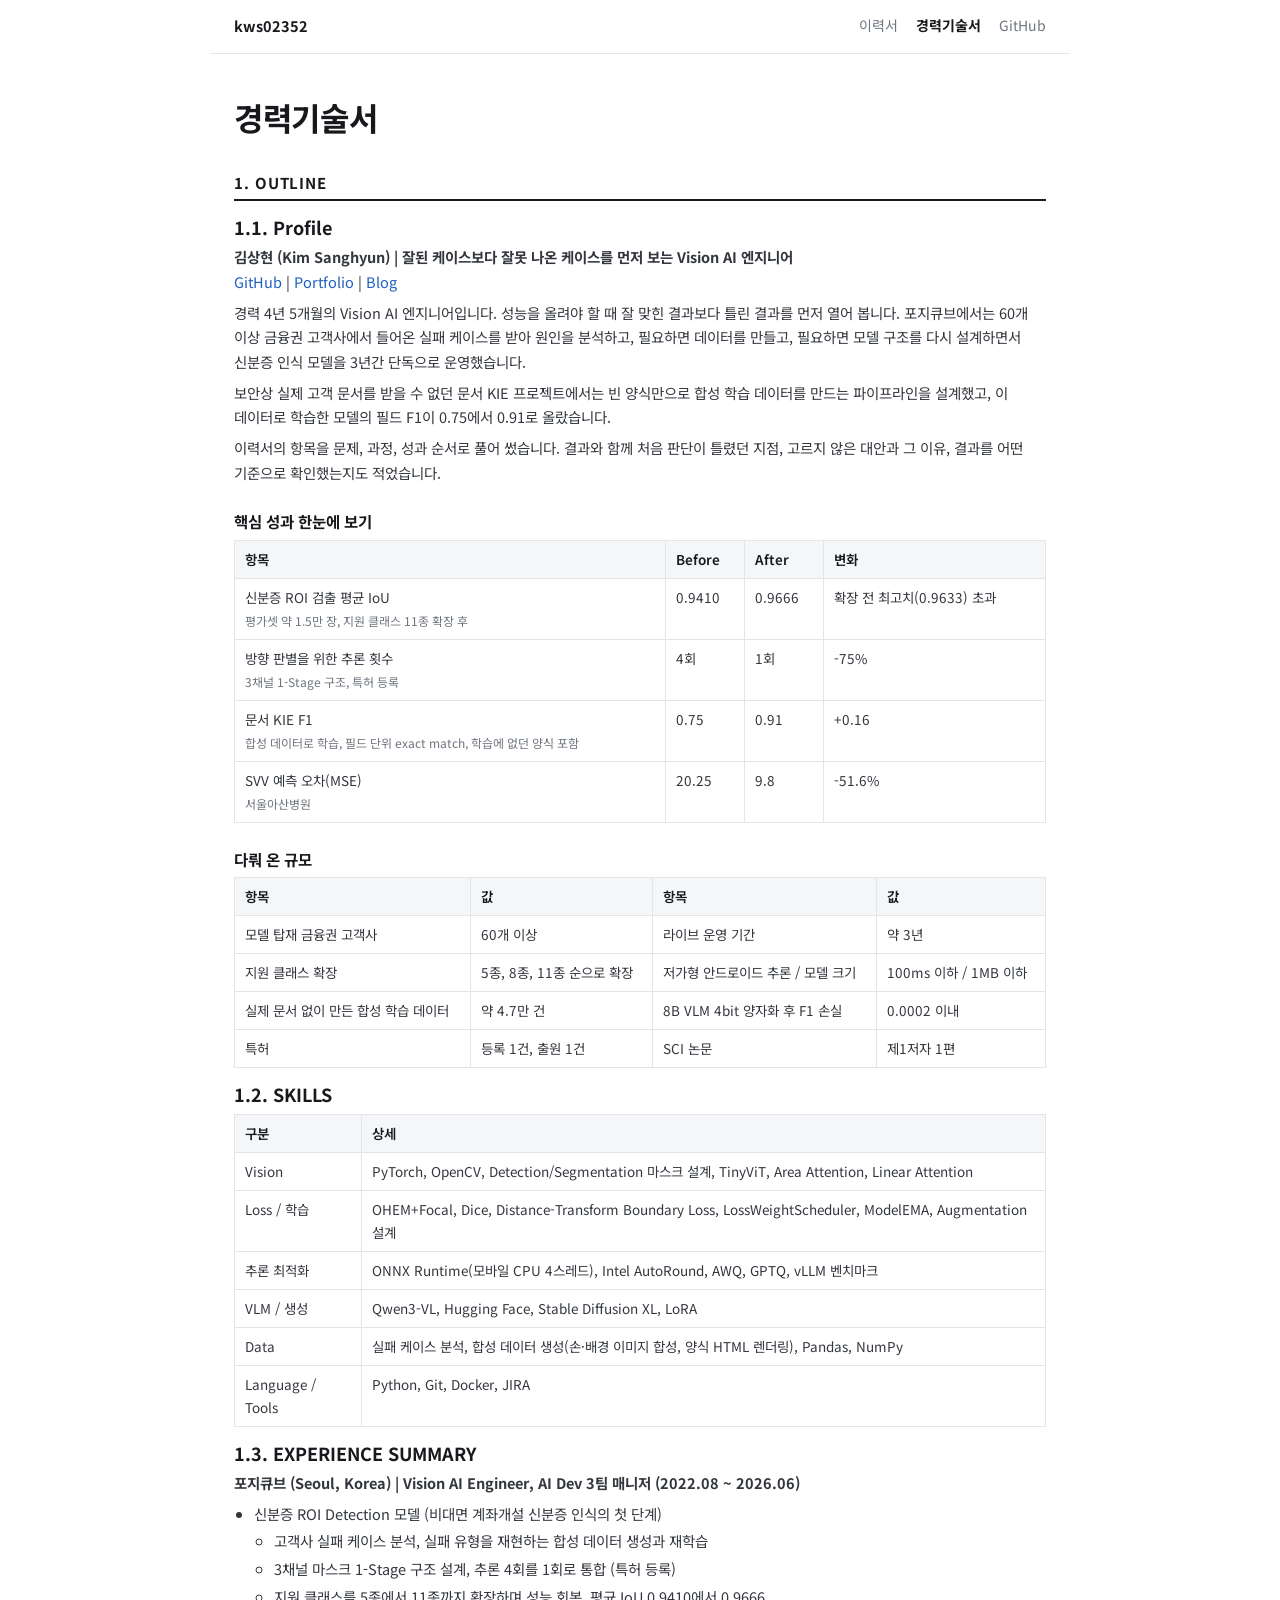
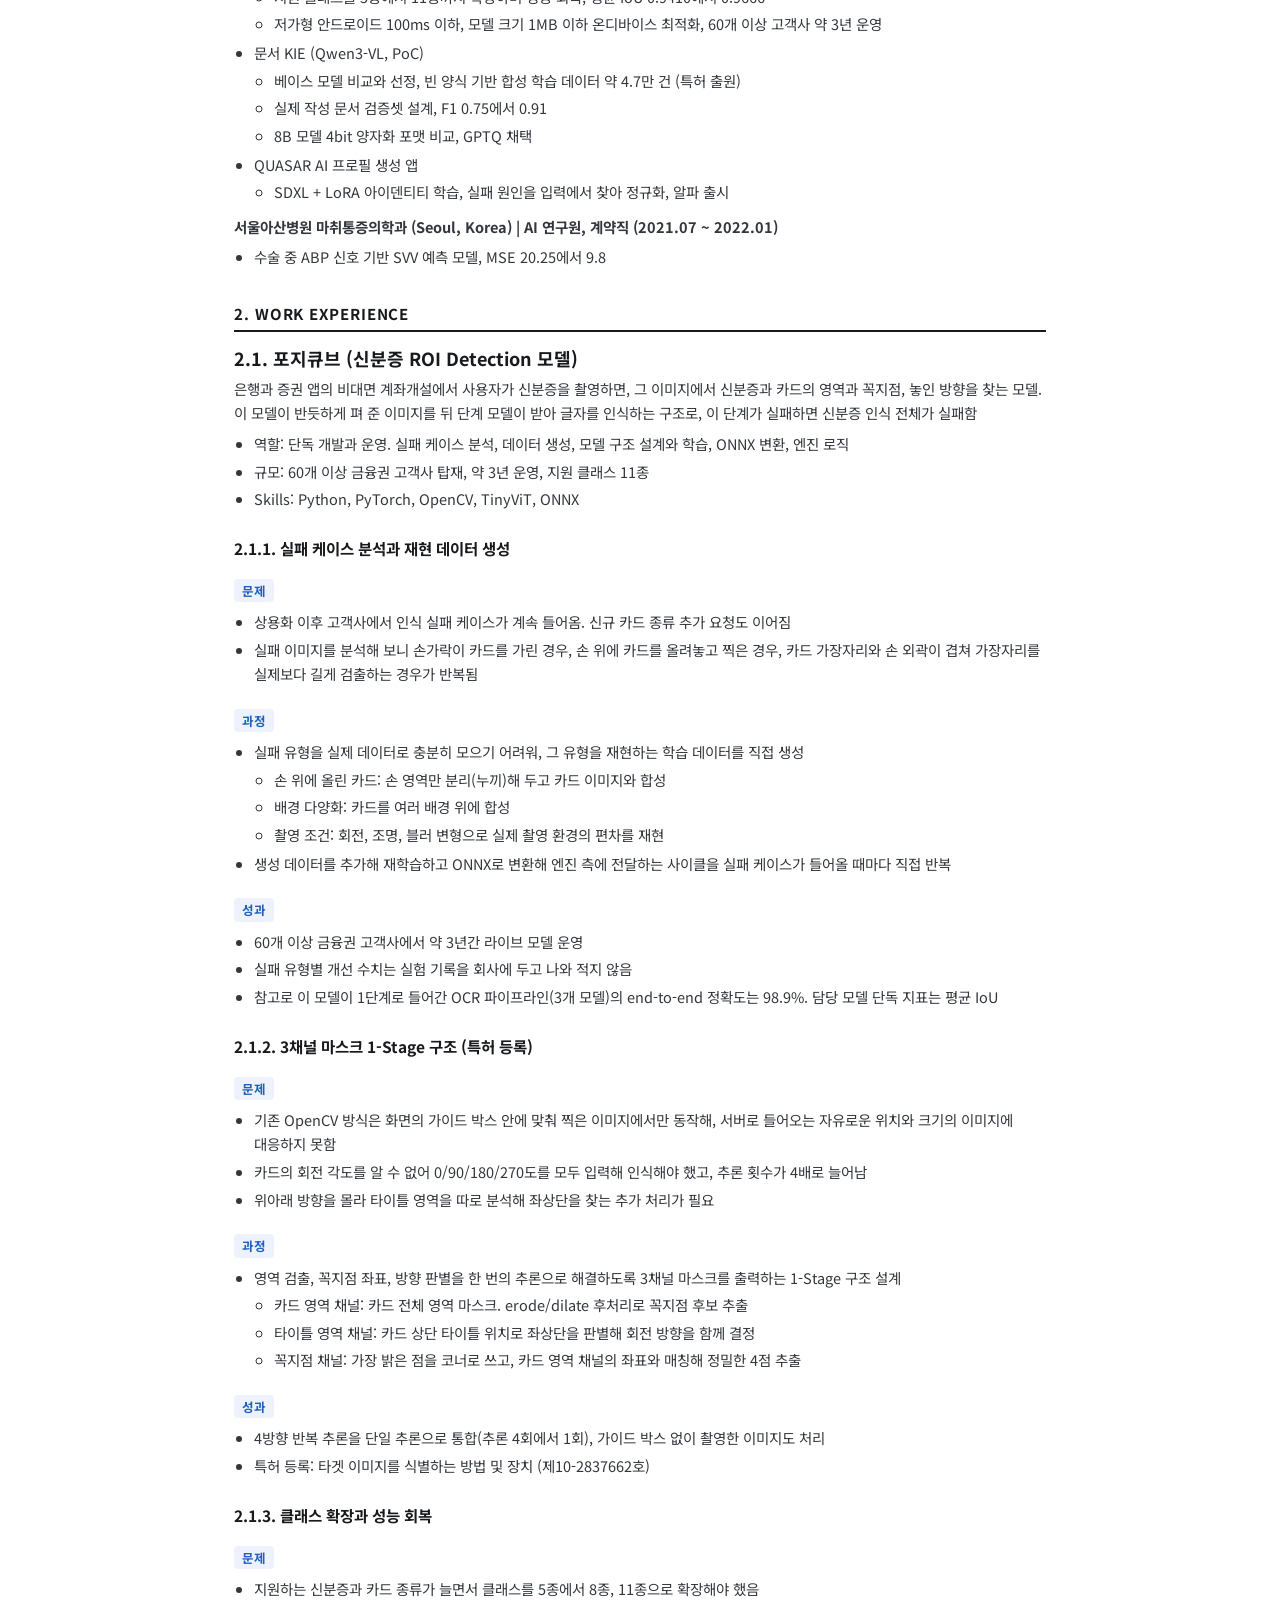
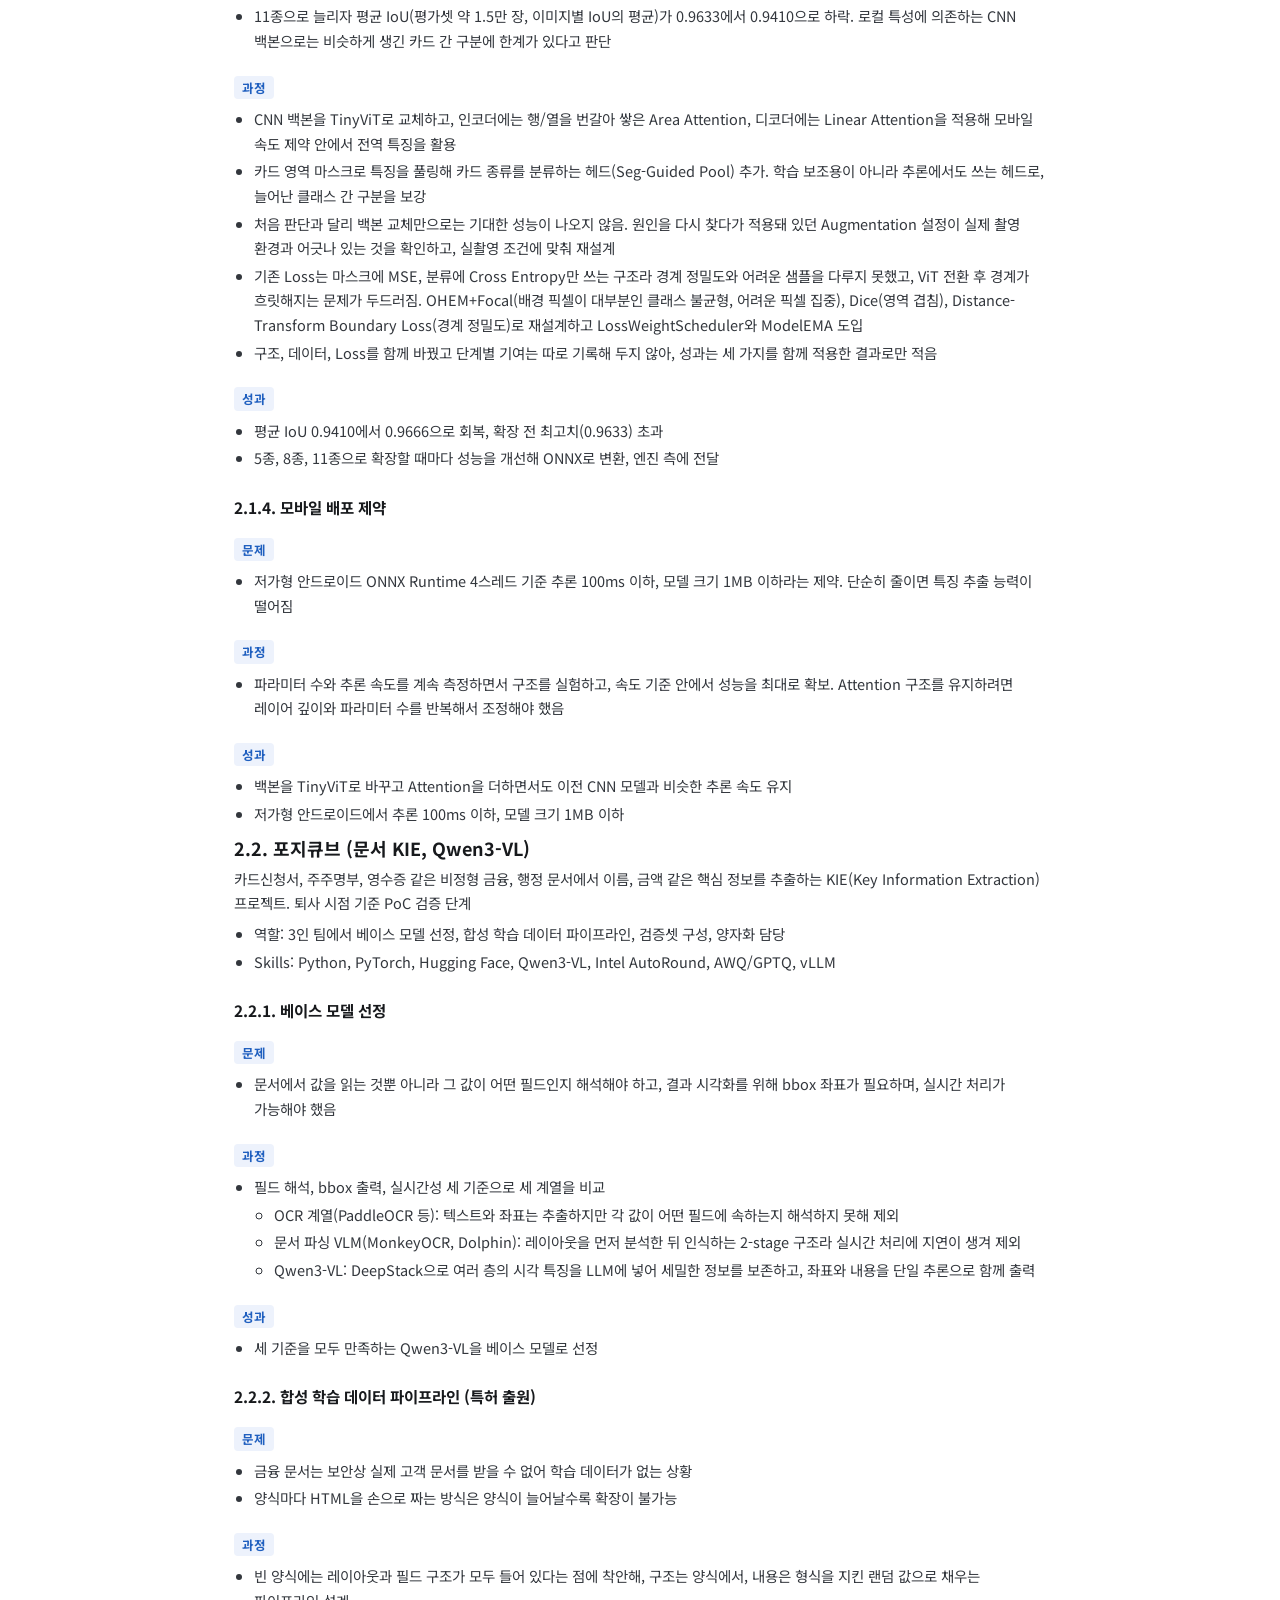
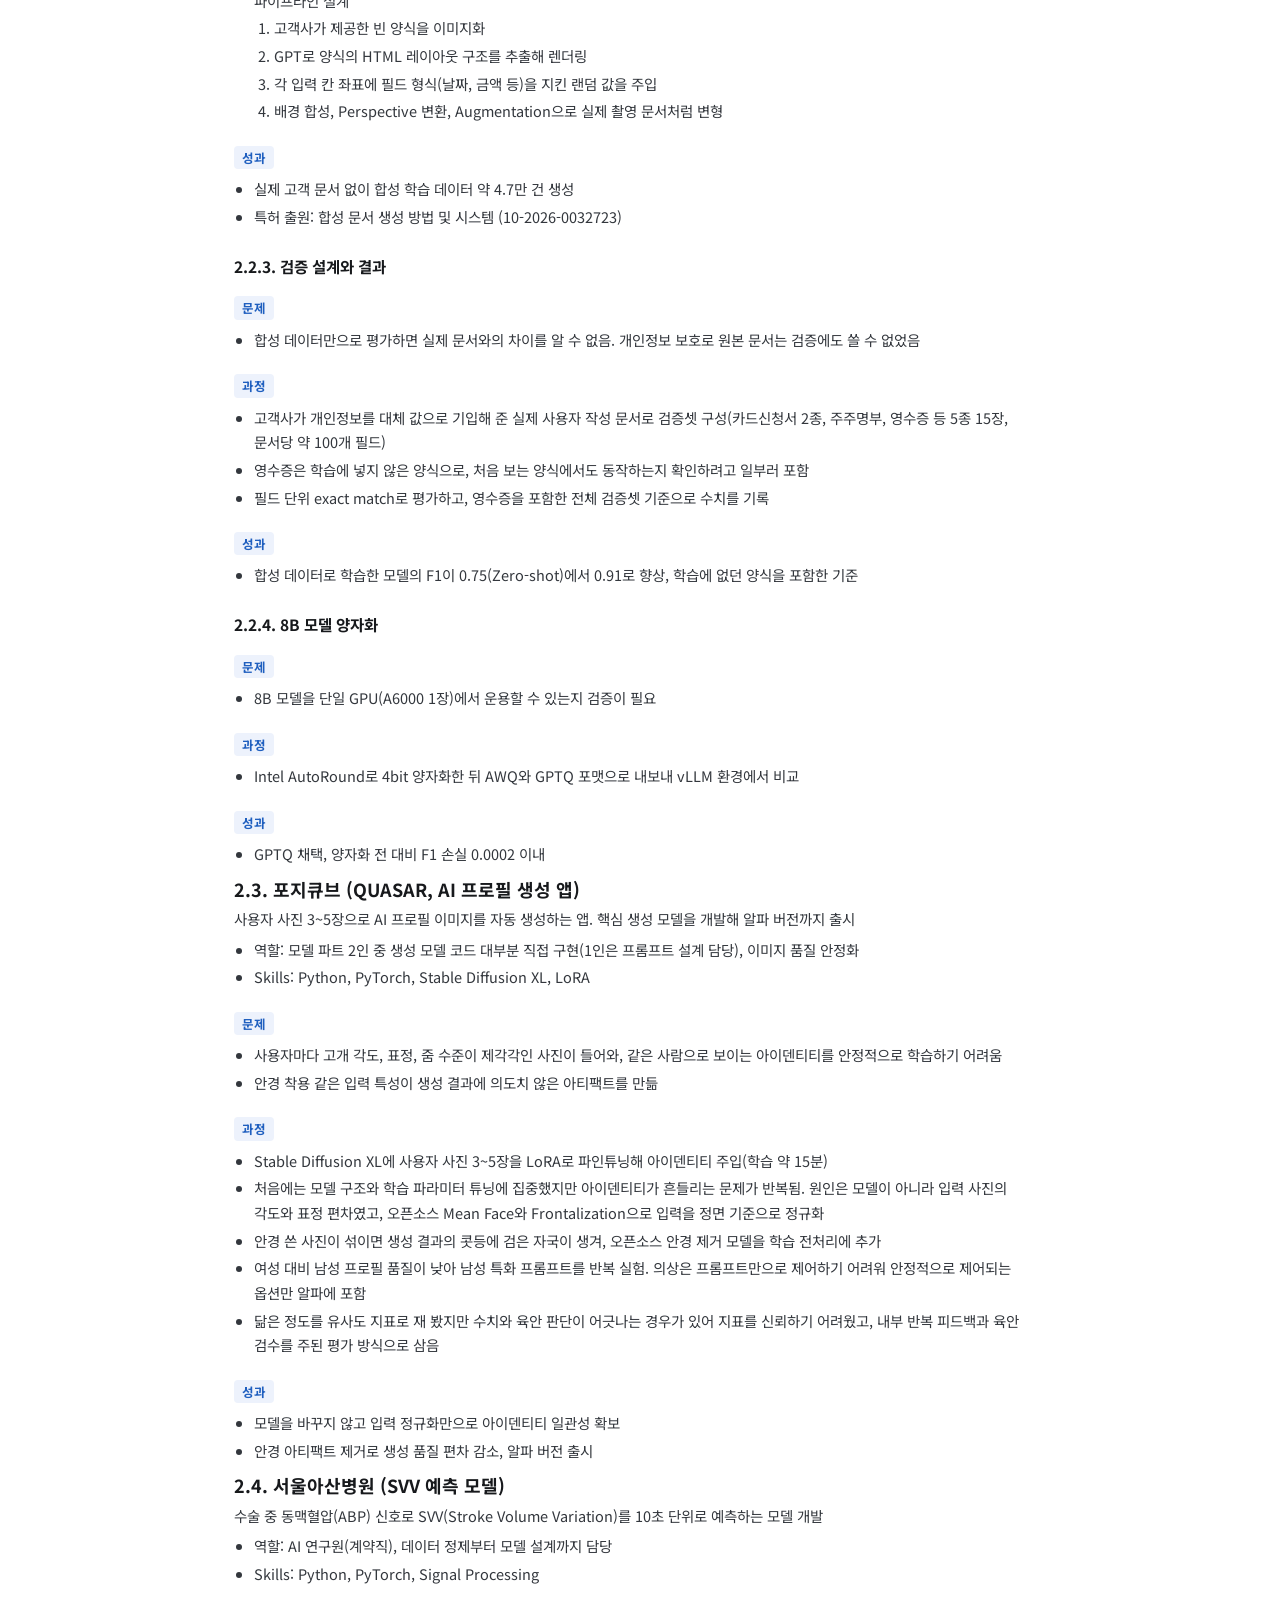
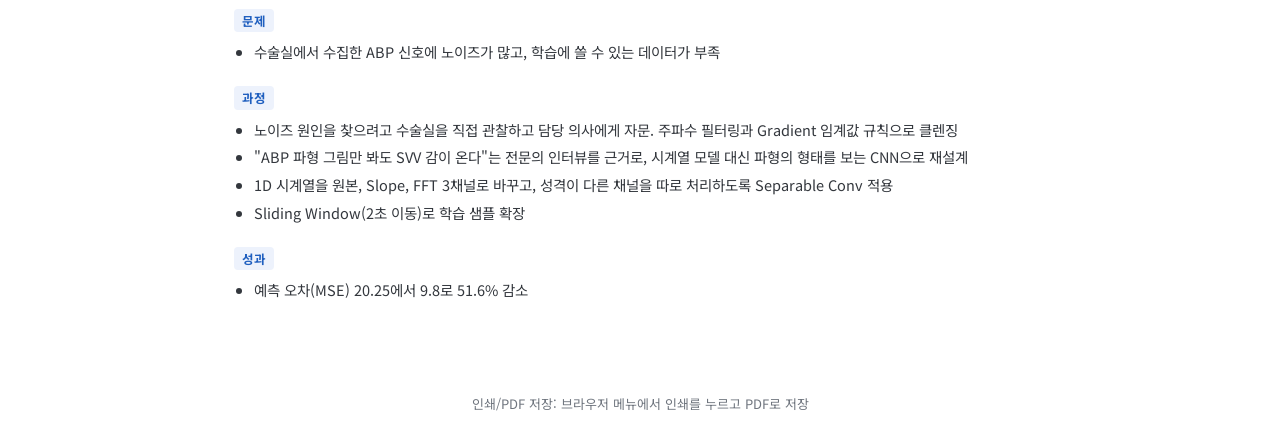
<file: WORKEXPERIENCE.html>
<!DOCTYPE html>
<html lang="ko">
<head>
  <meta charset="UTF-8" />
  <meta name="viewport" content="width=device-width, initial-scale=1.0" />
  <title>경력기술서 | 김상현</title>
  <link rel="stylesheet" href="./assets/resume.css" />
</head>
<body>
  <header class="site-header">
    <a class="site-header__brand" href="./index.html">kws02352</a>
    <nav class="site-nav" aria-label="문서">
      <a href="./RESUME.html">이력서</a>
      <a href="./WORKEXPERIENCE.html" aria-current="page">경력기술서</a>
      <a href="https://github.com/kws02352" target="_blank" rel="noopener noreferrer">GitHub</a>
    </nav>
  </header>
  <main class="doc-content">
<h1>경력기술서</h1>
<h2>1. OUTLINE</h2>
<h3>1.1. Profile</h3>
<p><strong>김상현 (Kim Sanghyun) | 잘된 케이스보다 잘못 나온 케이스를 먼저 보는 Vision AI 엔지니어</strong><br>
<a href="https://github.com/kws02352">GitHub</a> | <a href="https://kws02352.github.io">Portfolio</a> | <a href="https://aikim.tistory.com">Blog</a></p>
<p>경력 4년 5개월의 Vision AI 엔지니어입니다. 성능을 올려야 할 때 잘 맞힌 결과보다 틀린 결과를 먼저 열어 봅니다. 포지큐브에서는 60개 이상 금융권 고객사에서 들어온 실패 케이스를 받아 원인을 분석하고, 필요하면 데이터를 만들고, 필요하면 모델 구조를 다시 설계하면서 신분증 인식 모델을 3년간 단독으로 운영했습니다.</p>
<p>보안상 실제 고객 문서를 받을 수 없던 문서 KIE 프로젝트에서는 빈 양식만으로 합성 학습 데이터를 만드는 파이프라인을 설계했고, 이 데이터로 학습한 모델의 필드 F1이 0.75에서 0.91로 올랐습니다.</p>
<p>이력서의 항목을 문제, 과정, 성과 순서로 풀어 썼습니다. 결과와 함께 처음 판단이 틀렸던 지점, 고르지 않은 대안과 그 이유, 결과를 어떤 기준으로 확인했는지도 적었습니다.</p>
<h4>핵심 성과 한눈에 보기</h4>
<table>
<thead>
<tr>
<th>항목</th>
<th>Before</th>
<th>After</th>
<th>변화</th>
</tr>
</thead>
<tbody>
<tr>
<td>신분증 ROI 검출 평균 IoU<br><small>평가셋 약 1.5만 장, 지원 클래스 11종 확장 후</small></td>
<td>0.9410</td>
<td>0.9666</td>
<td>확장 전 최고치(0.9633) 초과</td>
</tr>
<tr>
<td>방향 판별을 위한 추론 횟수<br><small>3채널 1-Stage 구조, 특허 등록</small></td>
<td>4회</td>
<td>1회</td>
<td>-75%</td>
</tr>
<tr>
<td>문서 KIE F1<br><small>합성 데이터로 학습, 필드 단위 exact match, 학습에 없던 양식 포함</small></td>
<td>0.75</td>
<td>0.91</td>
<td>+0.16</td>
</tr>
<tr>
<td>SVV 예측 오차(MSE)<br><small>서울아산병원</small></td>
<td>20.25</td>
<td>9.8</td>
<td>-51.6%</td>
</tr>
</tbody>
</table>
<h4>다뤄 온 규모</h4>
<table>
<thead>
<tr>
<th>항목</th>
<th>값</th>
<th>항목</th>
<th>값</th>
</tr>
</thead>
<tbody>
<tr>
<td>모델 탑재 금융권 고객사</td>
<td>60개 이상</td>
<td>라이브 운영 기간</td>
<td>약 3년</td>
</tr>
<tr>
<td>지원 클래스 확장</td>
<td>5종, 8종, 11종 순으로 확장</td>
<td>저가형 안드로이드 추론 / 모델 크기</td>
<td>100ms 이하 / 1MB 이하</td>
</tr>
<tr>
<td>실제 문서 없이 만든 합성 학습 데이터</td>
<td>약 4.7만 건</td>
<td>8B VLM 4bit 양자화 후 F1 손실</td>
<td>0.0002 이내</td>
</tr>
<tr>
<td>특허</td>
<td>등록 1건, 출원 1건</td>
<td>SCI 논문</td>
<td>제1저자 1편</td>
</tr>
</tbody>
</table>
<h3>1.2. SKILLS</h3>
<table>
<thead>
<tr>
<th>구분</th>
<th>상세</th>
</tr>
</thead>
<tbody>
<tr>
<td>Vision</td>
<td>PyTorch, OpenCV, Detection/Segmentation 마스크 설계, TinyViT, Area Attention, Linear Attention</td>
</tr>
<tr>
<td>Loss / 학습</td>
<td>OHEM+Focal, Dice, Distance-Transform Boundary Loss, LossWeightScheduler, ModelEMA, Augmentation 설계</td>
</tr>
<tr>
<td>추론 최적화</td>
<td>ONNX Runtime(모바일 CPU 4스레드), Intel AutoRound, AWQ, GPTQ, vLLM 벤치마크</td>
</tr>
<tr>
<td>VLM / 생성</td>
<td>Qwen3-VL, Hugging Face, Stable Diffusion XL, LoRA</td>
</tr>
<tr>
<td>Data</td>
<td>실패 케이스 분석, 합성 데이터 생성(손·배경 이미지 합성, 양식 HTML 렌더링), Pandas, NumPy</td>
</tr>
<tr>
<td>Language / Tools</td>
<td>Python, Git, Docker, JIRA</td>
</tr>
</tbody>
</table>
<h3>1.3. EXPERIENCE SUMMARY</h3>
<p><strong>포지큐브 (Seoul, Korea) | Vision AI Engineer, AI Dev 3팀 매니저 (2022.08 ~ 2026.06)</strong></p>
<ul>
<li>신분증 ROI Detection 모델 (비대면 계좌개설 신분증 인식의 첫 단계)<ul>
<li>고객사 실패 케이스 분석, 실패 유형을 재현하는 합성 데이터 생성과 재학습</li>
<li>3채널 마스크 1-Stage 구조 설계, 추론 4회를 1회로 통합 (특허 등록)</li>
<li>지원 클래스를 5종에서 11종까지 확장하며 성능 회복, 평균 IoU 0.9410에서 0.9666</li>
<li>저가형 안드로이드 100ms 이하, 모델 크기 1MB 이하 온디바이스 최적화, 60개 이상 고객사 약 3년 운영</li>
</ul>
</li>
<li>문서 KIE (Qwen3-VL, PoC)<ul>
<li>베이스 모델 비교와 선정, 빈 양식 기반 합성 학습 데이터 약 4.7만 건 (특허 출원)</li>
<li>실제 작성 문서 검증셋 설계, F1 0.75에서 0.91</li>
<li>8B 모델 4bit 양자화 포맷 비교, GPTQ 채택</li>
</ul>
</li>
<li>QUASAR AI 프로필 생성 앱<ul>
<li>SDXL + LoRA 아이덴티티 학습, 실패 원인을 입력에서 찾아 정규화, 알파 출시</li>
</ul>
</li>
</ul>
<p><strong>서울아산병원 마취통증의학과 (Seoul, Korea) | AI 연구원, 계약직 (2021.07 ~ 2022.01)</strong></p>
<ul>
<li>수술 중 ABP 신호 기반 SVV 예측 모델, MSE 20.25에서 9.8</li>
</ul>
<h2>2. WORK EXPERIENCE</h2>
<h3>2.1. 포지큐브 (신분증 ROI Detection 모델)</h3>
<p>은행과 증권 앱의 비대면 계좌개설에서 사용자가 신분증을 촬영하면, 그 이미지에서 신분증과 카드의 영역과 꼭지점, 놓인 방향을 찾는 모델. 이 모델이 반듯하게 펴 준 이미지를 뒤 단계 모델이 받아 글자를 인식하는 구조로, 이 단계가 실패하면 신분증 인식 전체가 실패함</p>
<ul>
<li>역할: 단독 개발과 운영. 실패 케이스 분석, 데이터 생성, 모델 구조 설계와 학습, ONNX 변환, 엔진 로직</li>
<li>규모: 60개 이상 금융권 고객사 탑재, 약 3년 운영, 지원 클래스 11종</li>
<li>Skills: Python, PyTorch, OpenCV, TinyViT, ONNX</li>
</ul>
<h4>2.1.1. 실패 케이스 분석과 재현 데이터 생성</h4>
<p><span class="label">문제</span></p>
<ul>
<li>상용화 이후 고객사에서 인식 실패 케이스가 계속 들어옴. 신규 카드 종류 추가 요청도 이어짐</li>
<li>실패 이미지를 분석해 보니 손가락이 카드를 가린 경우, 손 위에 카드를 올려놓고 찍은 경우, 카드 가장자리와 손 외곽이 겹쳐 가장자리를 실제보다 길게 검출하는 경우가 반복됨</li>
</ul>
<p><span class="label">과정</span></p>
<ul>
<li>실패 유형을 실제 데이터로 충분히 모으기 어려워, 그 유형을 재현하는 학습 데이터를 직접 생성<ul>
<li>손 위에 올린 카드: 손 영역만 분리(누끼)해 두고 카드 이미지와 합성</li>
<li>배경 다양화: 카드를 여러 배경 위에 합성</li>
<li>촬영 조건: 회전, 조명, 블러 변형으로 실제 촬영 환경의 편차를 재현</li>
</ul>
</li>
<li>생성 데이터를 추가해 재학습하고 ONNX로 변환해 엔진 측에 전달하는 사이클을 실패 케이스가 들어올 때마다 직접 반복</li>
</ul>
<p><span class="label">성과</span></p>
<ul>
<li>60개 이상 금융권 고객사에서 약 3년간 라이브 모델 운영</li>
<li>실패 유형별 개선 수치는 실험 기록을 회사에 두고 나와 적지 않음</li>
<li>참고로 이 모델이 1단계로 들어간 OCR 파이프라인(3개 모델)의 end-to-end 정확도는 98.9%. 담당 모델 단독 지표는 평균 IoU</li>
</ul>
<h4>2.1.2. 3채널 마스크 1-Stage 구조 (특허 등록)</h4>
<p><span class="label">문제</span></p>
<ul>
<li>기존 OpenCV 방식은 화면의 가이드 박스 안에 맞춰 찍은 이미지에서만 동작해, 서버로 들어오는 자유로운 위치와 크기의 이미지에 대응하지 못함</li>
<li>카드의 회전 각도를 알 수 없어 0/90/180/270도를 모두 입력해 인식해야 했고, 추론 횟수가 4배로 늘어남</li>
<li>위아래 방향을 몰라 타이틀 영역을 따로 분석해 좌상단을 찾는 추가 처리가 필요</li>
</ul>
<p><span class="label">과정</span></p>
<ul>
<li>영역 검출, 꼭지점 좌표, 방향 판별을 한 번의 추론으로 해결하도록 3채널 마스크를 출력하는 1-Stage 구조 설계<ul>
<li>카드 영역 채널: 카드 전체 영역 마스크. erode/dilate 후처리로 꼭지점 후보 추출</li>
<li>타이틀 영역 채널: 카드 상단 타이틀 위치로 좌상단을 판별해 회전 방향을 함께 결정</li>
<li>꼭지점 채널: 가장 밝은 점을 코너로 쓰고, 카드 영역 채널의 좌표와 매칭해 정밀한 4점 추출</li>
</ul>
</li>
</ul>
<p><span class="label">성과</span></p>
<ul>
<li>4방향 반복 추론을 단일 추론으로 통합(추론 4회에서 1회), 가이드 박스 없이 촬영한 이미지도 처리</li>
<li>특허 등록: 타겟 이미지를 식별하는 방법 및 장치 (제10-2837662호)</li>
</ul>
<h4>2.1.3. 클래스 확장과 성능 회복</h4>
<p><span class="label">문제</span></p>
<ul>
<li>지원하는 신분증과 카드 종류가 늘면서 클래스를 5종에서 8종, 11종으로 확장해야 했음</li>
<li>11종으로 늘리자 평균 IoU(평가셋 약 1.5만 장, 이미지별 IoU의 평균)가 0.9633에서 0.9410으로 하락. 로컬 특성에 의존하는 CNN 백본으로는 비슷하게 생긴 카드 간 구분에 한계가 있다고 판단</li>
</ul>
<p><span class="label">과정</span></p>
<ul>
<li>CNN 백본을 TinyViT로 교체하고, 인코더에는 행/열을 번갈아 쌓은 Area Attention, 디코더에는 Linear Attention을 적용해 모바일 속도 제약 안에서 전역 특징을 활용</li>
<li>카드 영역 마스크로 특징을 풀링해 카드 종류를 분류하는 헤드(Seg-Guided Pool) 추가. 학습 보조용이 아니라 추론에서도 쓰는 헤드로, 늘어난 클래스 간 구분을 보강</li>
<li>처음 판단과 달리 백본 교체만으로는 기대한 성능이 나오지 않음. 원인을 다시 찾다가 적용돼 있던 Augmentation 설정이 실제 촬영 환경과 어긋나 있는 것을 확인하고, 실촬영 조건에 맞춰 재설계</li>
<li>기존 Loss는 마스크에 MSE, 분류에 Cross Entropy만 쓰는 구조라 경계 정밀도와 어려운 샘플을 다루지 못했고, ViT 전환 후 경계가 흐릿해지는 문제가 두드러짐. OHEM+Focal(배경 픽셀이 대부분인 클래스 불균형, 어려운 픽셀 집중), Dice(영역 겹침), Distance-Transform Boundary Loss(경계 정밀도)로 재설계하고 LossWeightScheduler와 ModelEMA 도입</li>
<li>구조, 데이터, Loss를 함께 바꿨고 단계별 기여는 따로 기록해 두지 않아, 성과는 세 가지를 함께 적용한 결과로만 적음</li>
</ul>
<p><span class="label">성과</span></p>
<ul>
<li>평균 IoU 0.9410에서 0.9666으로 회복, 확장 전 최고치(0.9633) 초과</li>
<li>5종, 8종, 11종으로 확장할 때마다 성능을 개선해 ONNX로 변환, 엔진 측에 전달</li>
</ul>
<h4>2.1.4. 모바일 배포 제약</h4>
<p><span class="label">문제</span></p>
<ul>
<li>저가형 안드로이드 ONNX Runtime 4스레드 기준 추론 100ms 이하, 모델 크기 1MB 이하라는 제약. 단순히 줄이면 특징 추출 능력이 떨어짐</li>
</ul>
<p><span class="label">과정</span></p>
<ul>
<li>파라미터 수와 추론 속도를 계속 측정하면서 구조를 실험하고, 속도 기준 안에서 성능을 최대로 확보. Attention 구조를 유지하려면 레이어 깊이와 파라미터 수를 반복해서 조정해야 했음</li>
</ul>
<p><span class="label">성과</span></p>
<ul>
<li>백본을 TinyViT로 바꾸고 Attention을 더하면서도 이전 CNN 모델과 비슷한 추론 속도 유지</li>
<li>저가형 안드로이드에서 추론 100ms 이하, 모델 크기 1MB 이하</li>
</ul>
<h3>2.2. 포지큐브 (문서 KIE, Qwen3-VL)</h3>
<p>카드신청서, 주주명부, 영수증 같은 비정형 금융, 행정 문서에서 이름, 금액 같은 핵심 정보를 추출하는 KIE(Key Information Extraction) 프로젝트. 퇴사 시점 기준 PoC 검증 단계</p>
<ul>
<li>역할: 3인 팀에서 베이스 모델 선정, 합성 학습 데이터 파이프라인, 검증셋 구성, 양자화 담당</li>
<li>Skills: Python, PyTorch, Hugging Face, Qwen3-VL, Intel AutoRound, AWQ/GPTQ, vLLM</li>
</ul>
<h4>2.2.1. 베이스 모델 선정</h4>
<p><span class="label">문제</span></p>
<ul>
<li>문서에서 값을 읽는 것뿐 아니라 그 값이 어떤 필드인지 해석해야 하고, 결과 시각화를 위해 bbox 좌표가 필요하며, 실시간 처리가 가능해야 했음</li>
</ul>
<p><span class="label">과정</span></p>
<ul>
<li>필드 해석, bbox 출력, 실시간성 세 기준으로 세 계열을 비교<ul>
<li>OCR 계열(PaddleOCR 등): 텍스트와 좌표는 추출하지만 각 값이 어떤 필드에 속하는지 해석하지 못해 제외</li>
<li>문서 파싱 VLM(MonkeyOCR, Dolphin): 레이아웃을 먼저 분석한 뒤 인식하는 2-stage 구조라 실시간 처리에 지연이 생겨 제외</li>
<li>Qwen3-VL: DeepStack으로 여러 층의 시각 특징을 LLM에 넣어 세밀한 정보를 보존하고, 좌표와 내용을 단일 추론으로 함께 출력</li>
</ul>
</li>
</ul>
<p><span class="label">성과</span></p>
<ul>
<li>세 기준을 모두 만족하는 Qwen3-VL을 베이스 모델로 선정</li>
</ul>
<h4>2.2.2. 합성 학습 데이터 파이프라인 (특허 출원)</h4>
<p><span class="label">문제</span></p>
<ul>
<li>금융 문서는 보안상 실제 고객 문서를 받을 수 없어 학습 데이터가 없는 상황</li>
<li>양식마다 HTML을 손으로 짜는 방식은 양식이 늘어날수록 확장이 불가능</li>
</ul>
<p><span class="label">과정</span></p>
<ul>
<li>빈 양식에는 레이아웃과 필드 구조가 모두 들어 있다는 점에 착안해, 구조는 양식에서, 내용은 형식을 지킨 랜덤 값으로 채우는 파이프라인 설계<ol>
<li>고객사가 제공한 빈 양식을 이미지화</li>
<li>GPT로 양식의 HTML 레이아웃 구조를 추출해 렌더링</li>
<li>각 입력 칸 좌표에 필드 형식(날짜, 금액 등)을 지킨 랜덤 값을 주입</li>
<li>배경 합성, Perspective 변환, Augmentation으로 실제 촬영 문서처럼 변형</li>
</ol>
</li>
</ul>
<p><span class="label">성과</span></p>
<ul>
<li>실제 고객 문서 없이 합성 학습 데이터 약 4.7만 건 생성</li>
<li>특허 출원: 합성 문서 생성 방법 및 시스템 (10-2026-0032723)</li>
</ul>
<h4>2.2.3. 검증 설계와 결과</h4>
<p><span class="label">문제</span></p>
<ul>
<li>합성 데이터만으로 평가하면 실제 문서와의 차이를 알 수 없음. 개인정보 보호로 원본 문서는 검증에도 쓸 수 없었음</li>
</ul>
<p><span class="label">과정</span></p>
<ul>
<li>고객사가 개인정보를 대체 값으로 기입해 준 실제 사용자 작성 문서로 검증셋 구성(카드신청서 2종, 주주명부, 영수증 등 5종 15장, 문서당 약 100개 필드)</li>
<li>영수증은 학습에 넣지 않은 양식으로, 처음 보는 양식에서도 동작하는지 확인하려고 일부러 포함</li>
<li>필드 단위 exact match로 평가하고, 영수증을 포함한 전체 검증셋 기준으로 수치를 기록</li>
</ul>
<p><span class="label">성과</span></p>
<ul>
<li>합성 데이터로 학습한 모델의 F1이 0.75(Zero-shot)에서 0.91로 향상, 학습에 없던 양식을 포함한 기준</li>
</ul>
<h4>2.2.4. 8B 모델 양자화</h4>
<p><span class="label">문제</span></p>
<ul>
<li>8B 모델을 단일 GPU(A6000 1장)에서 운용할 수 있는지 검증이 필요</li>
</ul>
<p><span class="label">과정</span></p>
<ul>
<li>Intel AutoRound로 4bit 양자화한 뒤 AWQ와 GPTQ 포맷으로 내보내 vLLM 환경에서 비교</li>
</ul>
<p><span class="label">성과</span></p>
<ul>
<li>GPTQ 채택, 양자화 전 대비 F1 손실 0.0002 이내</li>
</ul>
<h3>2.3. 포지큐브 (QUASAR, AI 프로필 생성 앱)</h3>
<p>사용자 사진 3~5장으로 AI 프로필 이미지를 자동 생성하는 앱. 핵심 생성 모델을 개발해 알파 버전까지 출시</p>
<ul>
<li>역할: 모델 파트 2인 중 생성 모델 코드 대부분 직접 구현(1인은 프롬프트 설계 담당), 이미지 품질 안정화</li>
<li>Skills: Python, PyTorch, Stable Diffusion XL, LoRA</li>
</ul>
<p><span class="label">문제</span></p>
<ul>
<li>사용자마다 고개 각도, 표정, 줌 수준이 제각각인 사진이 들어와, 같은 사람으로 보이는 아이덴티티를 안정적으로 학습하기 어려움</li>
<li>안경 착용 같은 입력 특성이 생성 결과에 의도치 않은 아티팩트를 만듦</li>
</ul>
<p><span class="label">과정</span></p>
<ul>
<li>Stable Diffusion XL에 사용자 사진 3~5장을 LoRA로 파인튜닝해 아이덴티티 주입(학습 약 15분)</li>
<li>처음에는 모델 구조와 학습 파라미터 튜닝에 집중했지만 아이덴티티가 흔들리는 문제가 반복됨. 원인은 모델이 아니라 입력 사진의 각도와 표정 편차였고, 오픈소스 Mean Face와 Frontalization으로 입력을 정면 기준으로 정규화</li>
<li>안경 쓴 사진이 섞이면 생성 결과의 콧등에 검은 자국이 생겨, 오픈소스 안경 제거 모델을 학습 전처리에 추가</li>
<li>여성 대비 남성 프로필 품질이 낮아 남성 특화 프롬프트를 반복 실험. 의상은 프롬프트만으로 제어하기 어려워 안정적으로 제어되는 옵션만 알파에 포함</li>
<li>닮은 정도를 유사도 지표로 재 봤지만 수치와 육안 판단이 어긋나는 경우가 있어 지표를 신뢰하기 어려웠고, 내부 반복 피드백과 육안 검수를 주된 평가 방식으로 삼음</li>
</ul>
<p><span class="label">성과</span></p>
<ul>
<li>모델을 바꾸지 않고 입력 정규화만으로 아이덴티티 일관성 확보</li>
<li>안경 아티팩트 제거로 생성 품질 편차 감소, 알파 버전 출시</li>
</ul>
<h3>2.4. 서울아산병원 (SVV 예측 모델)</h3>
<p>수술 중 동맥혈압(ABP) 신호로 SVV(Stroke Volume Variation)를 10초 단위로 예측하는 모델 개발</p>
<ul>
<li>역할: AI 연구원(계약직), 데이터 정제부터 모델 설계까지 담당</li>
<li>Skills: Python, PyTorch, Signal Processing</li>
</ul>
<p><span class="label">문제</span></p>
<ul>
<li>수술실에서 수집한 ABP 신호에 노이즈가 많고, 학습에 쓸 수 있는 데이터가 부족</li>
</ul>
<p><span class="label">과정</span></p>
<ul>
<li>노이즈 원인을 찾으려고 수술실을 직접 관찰하고 담당 의사에게 자문. 주파수 필터링과 Gradient 임계값 규칙으로 클렌징</li>
<li>"ABP 파형 그림만 봐도 SVV 감이 온다"는 전문의 인터뷰를 근거로, 시계열 모델 대신 파형의 형태를 보는 CNN으로 재설계</li>
<li>1D 시계열을 원본, Slope, FFT 3채널로 바꾸고, 성격이 다른 채널을 따로 처리하도록 Separable Conv 적용</li>
<li>Sliding Window(2초 이동)로 학습 샘플 확장</li>
</ul>
<p><span class="label">성과</span></p>
<ul>
<li>예측 오차(MSE) 20.25에서 9.8로 51.6% 감소</li>
</ul>
  </main>
  <p class="print-hint doc-content" style="text-align: center; padding-bottom: 2rem;">
    인쇄/PDF 저장: 브라우저 메뉴에서 인쇄를 누르고 PDF로 저장
  </p>
</body>
</html>
</file>
<file: assets/resume.css>
@import url("https://fonts.googleapis.com/css2?family=Noto+Sans+KR:wght@400;500;700&display=swap");
/* 이력서, 경력기술서 공용 스타일 */
:root {
  --ink: #17191c;
  --text: #33373d;
  --muted: #6f757e;
  --rule: #e3e5e8;
  --accent: #1f5fbf;
  --soft: #f5f6f8;
  --bg: #ffffff;
  color-scheme: light;
}
* { box-sizing: border-box; }
html { background: var(--bg); }
body {
  margin: 0;
  font-family: "Pretendard", "Noto Sans KR", "Noto Sans CJK KR", "Apple SD Gothic Neo", "Malgun Gothic", sans-serif;
  color: var(--text);
  font-size: 14.5px;
  line-height: 1.7;
  word-break: keep-all;
  overflow-wrap: break-word;
  -webkit-print-color-adjust: exact;
  print-color-adjust: exact;
}
.site-header {
  position: sticky; top: 0; z-index: 10;
  display: flex; justify-content: space-between; align-items: center;
  max-width: 860px; margin: 0 auto; padding: 14px 24px;
  background: rgba(255,255,255,0.94);
  border-bottom: 1px solid var(--rule);
}
.site-header__brand { font-weight: 700; color: var(--ink); text-decoration: none; }
.site-nav { display: flex; gap: 18px; font-size: 14px; }
.site-nav a { color: var(--muted); text-decoration: none; }
.site-nav a[aria-current="page"] { color: var(--ink); font-weight: 700; }
.doc-content { max-width: 860px; margin: 0 auto; padding: 32px 24px 48px; position: relative; }

/* 이력서 첫 줄 연락처를 이름 오른쪽에 배치 */
.doc-content > p:first-child {
  position: absolute; top: 40px; right: 24px;
  margin: 0; text-align: right; font-size: 13px; line-height: 1.6; color: var(--muted);
}
@media (max-width: 640px) {
  .doc-content > p:first-child { position: static; text-align: left; margin-bottom: 8px; }
}

a { color: var(--accent); text-decoration: none; }
h1, h2, h3, h4, h5 { color: var(--ink); line-height: 1.35; }
h1 { font-size: 32px; margin: 10px 0 2px; letter-spacing: -0.01em; }
h1 + p strong { font-size: 17px; color: var(--accent); }
h2 {
  font-size: 15px; letter-spacing: 0.06em;
  margin: 34px 0 14px; padding-bottom: 6px;
  border-bottom: 2px solid var(--ink);
}
h3 { font-size: 18px; margin: 6px 0 6px; }
h4 { font-size: 15.5px; margin: 26px 0 8px; }
h5 { font-size: 14.5px; margin: 20px 0 4px; color: var(--ink); }
hr { border: none; border-top: 1px solid var(--rule); margin: 18px 0; }
p { margin: 6px 0; }
ul, ol { margin: 6px 0 10px; padding-left: 20px; }
li { margin: 3px 0; }
li > ul, li > ol { margin: 2px 0 4px; }
small { color: var(--muted); font-size: 12px; }

/* 기간 표시(경력 위 날짜 줄) */
p:has(+ h3) { color: var(--muted); font-size: 13px; margin: 22px 0 0; }

table { width: 100%; border-collapse: collapse; margin: 8px 0 14px; font-size: 13.5px; }
th, td { border: 1px solid var(--rule); padding: 7px 10px; text-align: left; vertical-align: top; }
th { background: var(--soft); color: var(--ink); font-weight: 600; }

/* 경력기술서의 문제/과정/성과 라벨 */
.label {
  display: inline-block; margin: 12px 0 2px;
  font-size: 12.5px; font-weight: 700; color: var(--accent);
  background: #edf2fc; padding: 1px 8px; border-radius: 4px;
}

.print-hint { color: var(--muted); font-size: 13px; }

@page { size: A4; margin: 14mm 14mm 14mm; }
@media print {
  body { font-size: 10pt; line-height: 1.6; }
  .site-header, .print-hint { display: none; }
  .doc-content { max-width: none; padding: 0; }
  .doc-content > p:first-child { top: 4pt; right: 0; font-size: 8.8pt; }
  h1 { font-size: 22pt; }
  h2 { font-size: 10.5pt; margin: 18pt 0 8pt; break-after: avoid; }
  h3 { font-size: 12.5pt; break-after: avoid; }
  h4 { font-size: 11pt; margin: 14pt 0 5pt; break-after: avoid; }
  h5 { font-size: 10.2pt; margin: 11pt 0 3pt; break-after: avoid; }
  table { font-size: 9.2pt; }
  li, tr { break-inside: avoid; }
  p:has(+ h3) { font-size: 9pt; margin-top: 12pt; break-after: avoid; }
  .label { font-size: 8.8pt; margin-top: 7pt; break-after: avoid; }
}
</file>
